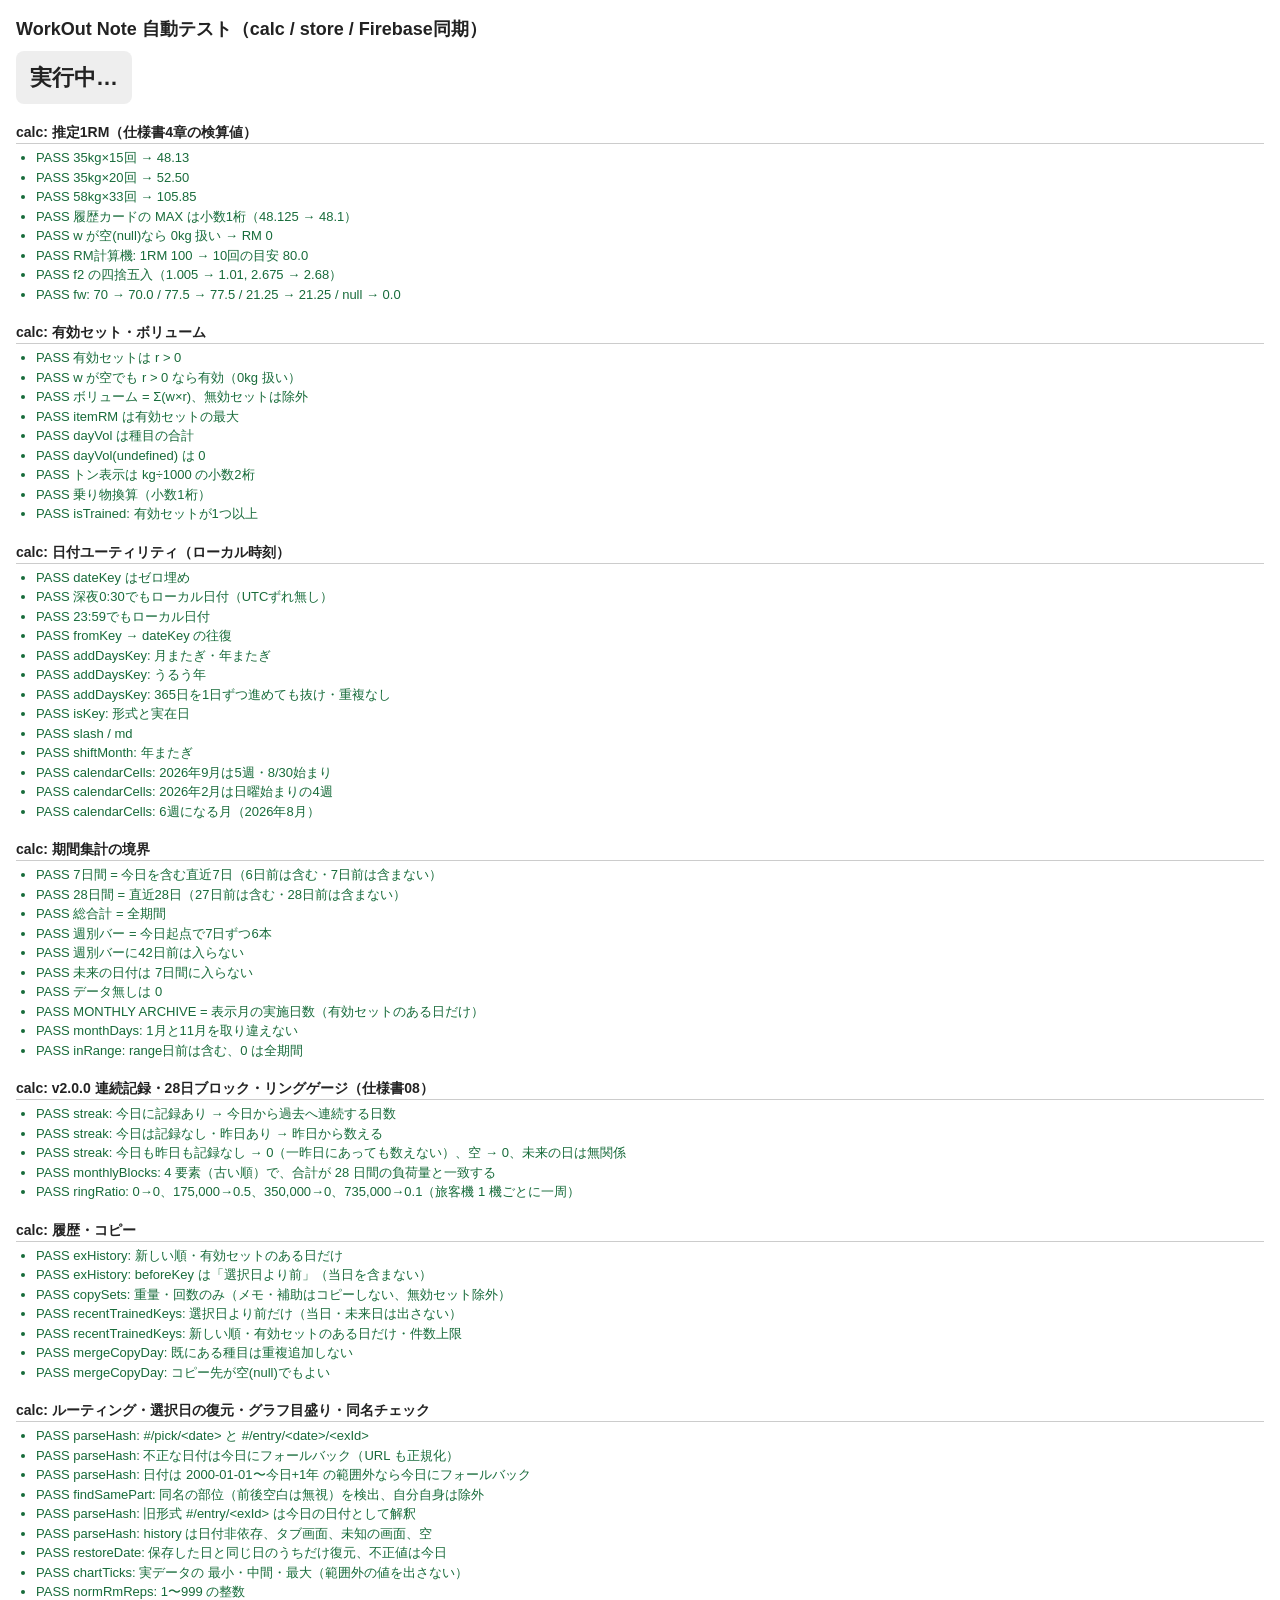
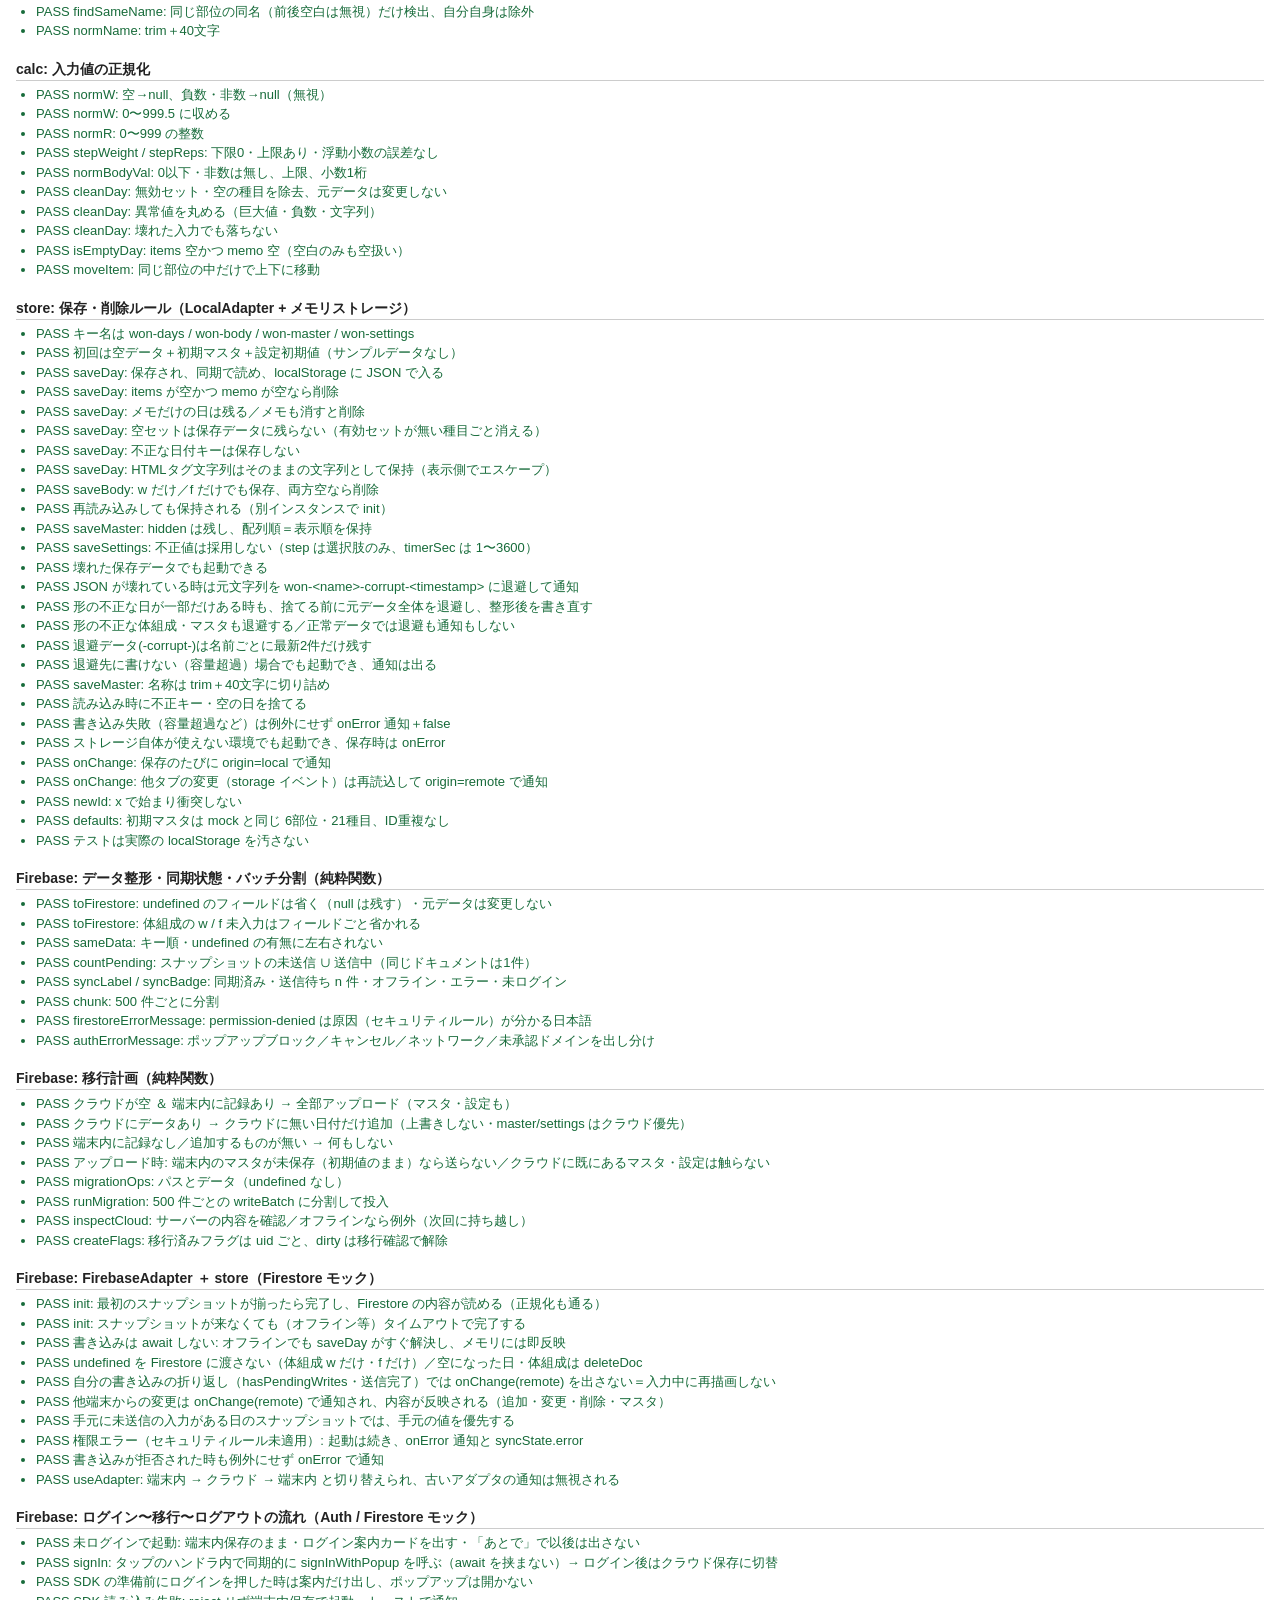
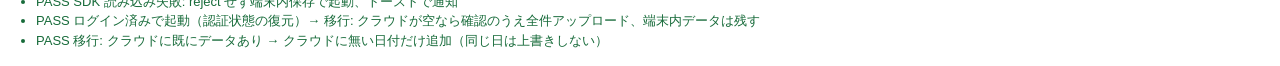
<file: tests/test.html>
<!doctype html>
<html lang="ja">
<head>
<meta charset="utf-8">
<meta name="viewport" content="width=device-width, initial-scale=1">
<title>テスト実行中…</title>
<style>
body{font-family:"Yu Gothic UI","Meiryo",sans-serif;margin:16px;line-height:1.5;color:#222}
h1{font-size:18px;margin:0 0 8px}
#summary{font-size:22px;font-weight:700;padding:10px 14px;border-radius:8px;background:#eee;display:inline-block}
#summary.ok{background:#dff3e6;color:#176b3a}
#summary.ng{background:#fde2e1;color:#a3201d}
h2{font-size:14px;margin:18px 0 4px;border-bottom:1px solid #ccc}
ul{margin:0;padding-left:20px;font-size:13px}
li.pass{color:#176b3a}
li.fail{color:#a3201d;font-weight:700}
li.fail pre{margin:2px 0 6px;white-space:pre-wrap;font-weight:400;color:#222;background:#fff3f3;padding:6px;border-radius:4px}
</style>
</head>
<body>
<h1>WorkOut Note 自動テスト（calc / store / Firebase同期）</h1>
<div id="summary">実行中…</div>
<div id="fails"></div>
<div id="out"></div>
<script type="module">
const out = document.getElementById('out'), failsEl = document.getElementById('fails'), summary = document.getElementById('summary');
let pass = 0, fail = 0, curList = null;
const failures = [];
const escH = s => String(s).replace(/[&<>]/g, c => ({ '&': '&amp;', '<': '&lt;', '>': '&gt;' }[c]));
function group(name) { const h = document.createElement('h2'); h.textContent = name; out.appendChild(h); curList = document.createElement('ul'); out.appendChild(curList); }
async function test(name, fn) {
  const li = document.createElement('li');
  try { await fn(); pass++; li.className = 'pass'; li.textContent = 'PASS  ' + name; }
  catch (e) { fail++; failures.push(name + ' — ' + e.message); li.className = 'fail'; li.innerHTML = 'FAIL  ' + escH(name) + '<pre>' + escH(e.message) + '</pre>'; }
  curList.appendChild(li);
}
const show = v => (v === undefined ? 'undefined' : JSON.stringify(v));
function eq(actual, expected, msg) { if (show(actual) !== show(expected)) throw new Error((msg ? msg + ': ' : '') + 'expected ' + show(expected) + ' / actual ' + show(actual)); }
function ok(v, msg) { if (!v) throw new Error(msg || 'expected truthy'); }
function near(actual, expected, msg) { if (Math.abs(actual - expected) > 1e-9) throw new Error((msg ? msg + ': ' : '') + 'expected ' + expected + ' / actual ' + actual); }
function finish() {
  const text = 'PASS ' + pass + ' / FAIL ' + fail;
  summary.textContent = text; summary.className = fail ? 'ng' : 'ok';
  document.title = (fail ? 'NG ' : 'OK ') + text;
  if (fail) failsEl.innerHTML = '<h2>失敗したテスト</h2><ul>' + failures.map(f => '<li class="fail">' + escH(f) + '</li>').join('') + '</ul>';
  window.__TEST_RESULT__ = { pass, fail, failures };
}

/** localStorage 互換のメモリ実装（実データには触れない） */
class MemStorage {
  constructor() { this.m = new Map(); this.failWrites = false; }
  getItem(k) { return this.m.has(k) ? this.m.get(k) : null; }
  setItem(k, v) { if (this.failWrites) throw new DOMException('quota', 'QuotaExceededError'); this.m.set(k, String(v)); }
  removeItem(k) { this.m.delete(k); }
  get length() { return this.m.size; }
  key(i) { return [...this.m.keys()][i] ?? null; }
  json(k) { const v = this.getItem(k); return v == null ? null : JSON.parse(v); }
}

let C, St, D, F, M, AU, CL, CFG, PL, TH;
try {
  C = await import('../app/js/calc.js');
  St = await import('../app/js/store.js');
  D = await import('../app/js/defaults.js');
  F = await import('../app/js/store-firebase.js');
  M = await import('../app/js/migrate.js');
  AU = await import('../app/js/auth.js');
  CL = await import('../app/js/cloud.js');
  CFG = await import('../app/js/firebase-config.js');
  PL = await import('../app/js/photo-layout.js');
  TH = await import('../app/js/photo-themes.js');
} catch (e) {
  group('読み込み'); await test('モジュールの import', () => { throw e; }); finish(); throw e;
}
const set = (w, r, memo = '', assist = false) => ({ w, r, memo, assist });
const dayOf = (...items) => ({ memo: '', items });

/* ================= calc: 1RM・フォーマット ================= */
group('calc: 推定1RM（仕様書4章の検算値）');
await test('35kg×15回 → 48.13', () => eq(C.f2(C.rm(35, 15)), '48.13'));
await test('35kg×20回 → 52.50', () => eq(C.f2(C.rm(35, 20)), '52.50'));
await test('58kg×33回 → 105.85', () => eq(C.f2(C.rm(58, 33)), '105.85'));
await test('履歴カードの MAX は小数1桁（48.125 → 48.1）', () => eq(C.f1(C.rm(35, 15)), '48.1'));
await test('w が空(null)なら 0kg 扱い → RM 0', () => eq(C.rm(null, 10), 0));
await test('RM計算機: 1RM 100 → 10回の目安 80.0', () => eq(C.f1(C.weightForReps(100, 10)), '80.0'));
await test('f2 の四捨五入（1.005 → 1.01, 2.675 → 2.68）', () => { eq(C.f2(1.005), '1.01'); eq(C.f2(2.675), '2.68'); });
await test('fw: 70 → 70.0 / 77.5 → 77.5 / 21.25 → 21.25 / null → 0.0', () => { eq(C.fw(70), '70.0'); eq(C.fw(77.5), '77.5'); eq(C.fw(21.25), '21.25'); eq(C.fw(null), '0.0'); });

group('calc: 有効セット・ボリューム');
await test('有効セットは r > 0', () => { ok(C.isValidSet(set(50, 1))); ok(!C.isValidSet(set(50, 0))); ok(!C.isValidSet(set(50, null))); ok(!C.isValidSet(null)); });
await test('w が空でも r > 0 なら有効（0kg 扱い）', () => { ok(C.isValidSet(set(null, 10))); eq(C.itemVol({ ex: 'a', sets: [set(null, 10)] }), 0); });
await test('ボリューム = Σ(w×r)、無効セットは除外', () => eq(C.itemVol({ ex: 'a', sets: [set(70, 10), set(77.5, 8), set(80, 0), set(60, null)] }), 1320));
await test('itemRM は有効セットの最大', () => near(C.itemRM({ ex: 'a', sets: [set(70, 10), set(77.5, 8), set(200, 0)] }), 93));
await test('dayVol は種目の合計', () => eq(C.dayVol(dayOf({ ex: 'a', sets: [set(10, 10)] }, { ex: 'b', sets: [set(20, 5)] })), 200));
await test('dayVol(undefined) は 0', () => eq(C.dayVol(undefined), 0));
await test('トン表示は kg÷1000 の小数2桁', () => { eq(C.ton(1320), '1.32'); eq(C.ton(0), '0.00'); eq(C.ton(12345), '12.35'); });
await test('乗り物換算（小数1桁）', () => { eq(C.vehicles(3000, C.VEHICLES.car), '2.0'); eq(C.vehicles(7500, C.VEHICLES.bus), '0.5'); eq(C.vehicles(35000, C.VEHICLES.plane), '0.1'); });
await test('isTrained: 有効セットが1つ以上', () => { ok(C.isTrained(dayOf({ ex: 'a', sets: [set(1, 1)] }))); ok(!C.isTrained(dayOf({ ex: 'a', sets: [set(1, 0)] }))); ok(!C.isTrained({ memo: 'x', items: [] })); ok(!C.isTrained(null)); });

/* ================= calc: 日付 ================= */
group('calc: 日付ユーティリティ（ローカル時刻）');
await test('dateKey はゼロ埋め', () => eq(C.dateKey(new Date(2026, 0, 5)), '2026-01-05'));
await test('深夜0:30でもローカル日付（UTCずれ無し）', () => eq(C.dateKey(new Date(2026, 8, 17, 0, 30)), '2026-09-17'));
await test('23:59でもローカル日付', () => eq(C.todayKey(new Date(2026, 8, 17, 23, 59, 59)), '2026-09-17'));
await test('fromKey → dateKey の往復', () => { eq(C.dateKey(C.fromKey('2026-12-31')), '2026-12-31'); eq(C.fromKey('2026-03-01').getHours(), 0); });
await test('addDaysKey: 月またぎ・年またぎ', () => { eq(C.addDaysKey('2026-01-31', 1), '2026-02-01'); eq(C.addDaysKey('2026-01-01', -1), '2025-12-31'); eq(C.addDaysKey('2026-12-31', 1), '2027-01-01'); });
await test('addDaysKey: うるう年', () => { eq(C.addDaysKey('2028-02-28', 1), '2028-02-29'); eq(C.addDaysKey('2026-02-28', 1), '2026-03-01'); eq(C.addDaysKey('2028-03-01', -1), '2028-02-29'); });
await test('addDaysKey: 365日を1日ずつ進めても抜け・重複なし', () => { let k = '2026-01-01'; const seen = new Set([k]); for (let i = 0; i < 365; i++) { k = C.addDaysKey(k, 1); seen.add(k); } eq(seen.size, 366); eq(k, '2027-01-01'); });
await test('isKey: 形式と実在日', () => { ok(C.isKey('2026-09-17')); ok(!C.isKey('2026-02-30')); ok(!C.isKey('2026-9-17')); ok(!C.isKey('<b>')); ok(!C.isKey(null)); });
await test('slash / md', () => { eq(C.slash('2026-09-17'), '2026/09/17'); eq(C.md('2026-09-17'), '09/17'); });
await test('shiftMonth: 年またぎ', () => { eq(C.shiftMonth(2026, 0, -1), [2025, 11]); eq(C.shiftMonth(2026, 11, 1), [2027, 0]); eq(C.shiftMonth(2026, 5, 1), [2026, 6]); });
await test('calendarCells: 2026年9月は5週・8/30始まり', () => { const c = C.calendarCells(2026, 8); eq(c.length, 35); eq(c[0], { key: '2026-08-30', day: 30, out: true }); eq(c[2], { key: '2026-09-01', day: 1, out: false }); eq(c[34].key, '2026-10-03'); });
await test('calendarCells: 2026年2月は日曜始まりの4週', () => { const c = C.calendarCells(2026, 1); eq(c.length, 28); eq(c[0].key, '2026-02-01'); ok(c.every(x => !x.out)); });
await test('calendarCells: 6週になる月（2026年8月）', () => eq(C.calendarCells(2026, 7).length, 42));

/* ================= calc: 期間集計 ================= */
group('calc: 期間集計の境界');
const T = '2026-09-17';
const one = kg => dayOf({ ex: 'a', sets: [set(kg, 1)] });
const days = {
  [T]: one(1), [C.addDaysKey(T, -6)]: one(10), [C.addDaysKey(T, -7)]: one(100),
  [C.addDaysKey(T, -27)]: one(1000), [C.addDaysKey(T, -28)]: one(10000), [C.addDaysKey(T, -41)]: one(100000), [C.addDaysKey(T, -42)]: one(1000000),
};
await test('7日間 = 今日を含む直近7日（6日前は含む・7日前は含まない）', () => eq(C.rangeVol(days, T, 0, 6), 11));
await test('28日間 = 直近28日（27日前は含む・28日前は含まない）', () => eq(C.rangeVol(days, T, 0, 27), 1111));
await test('総合計 = 全期間', () => eq(C.totalVol(days), 1111111));
await test('週別バー = 今日起点で7日ずつ6本', () => eq(C.weeklyVols(days, T, 6), [11, 100, 0, 1000, 10000, 100000]));
await test('週別バーに42日前は入らない', () => eq(C.weeklyVols(days, T, 6).reduce((a, b) => a + b, 0), 111111));
await test('未来の日付は 7日間に入らない', () => eq(C.rangeVol({ [C.addDaysKey(T, 1)]: one(5) }, T, 0, 6), 0));
await test('データ無しは 0', () => { eq(C.rangeVol({}, T, 0, 6), 0); eq(C.totalVol({}), 0); eq(C.weeklyVols({}, T).length, 6); });
await test('MONTHLY ARCHIVE = 表示月の実施日数（有効セットのある日だけ）', () => {
  const d = { '2026-09-01': one(1), '2026-09-30': one(1), '2026-08-31': one(1), '2026-10-01': one(1), '2026-09-10': { memo: 'メモだけ', items: [] }, '2026-09-11': dayOf({ ex: 'a', sets: [set(10, 0)] }) };
  eq(C.monthDays(d, 2026, 8), 2); eq(C.monthDays(d, 2026, 7), 1); eq(C.monthDays(d, 2026, 10), 0); eq(C.totalDays(d), 4);
});
await test('monthDays: 1月と11月を取り違えない', () => { const d = { '2026-01-05': one(1), '2026-11-05': one(1), '2026-10-05': one(1) }; eq(C.monthDays(d, 2026, 0), 1); eq(C.monthDays(d, 2026, 10), 1); });
await test('inRange: range日前は含む、0 は全期間', () => { ok(C.inRange(C.addDaysKey(T, -30), T, 30)); ok(!C.inRange(C.addDaysKey(T, -31), T, 30)); ok(C.inRange('2001-01-01', T, 0)); });

/* ================= v2.0.0: ホームの連続記録・28日ブロック・リング（仕様書08 5章） ================= */
group('calc: v2.0.0 連続記録・28日ブロック・リングゲージ（仕様書08）');
await test('streak: 今日に記録あり → 今日から過去へ連続する日数', () => {
  const d = { [T]: one(1), [C.addDaysKey(T, -1)]: one(1), [C.addDaysKey(T, -2)]: one(1), [C.addDaysKey(T, -4)]: one(1) };
  eq(C.streak(d, T), 3);
});
await test('streak: 今日は記録なし・昨日あり → 昨日から数える', () => {
  const d = { [C.addDaysKey(T, -1)]: one(1), [C.addDaysKey(T, -2)]: one(1), [C.addDaysKey(T, -3)]: { memo: 'メモだけ', items: [] } };
  eq(C.streak(d, T), 2);
});
await test('streak: 今日も昨日も記録なし → 0（一昨日にあっても数えない）、空 → 0、未来の日は無関係', () => {
  eq(C.streak({ [C.addDaysKey(T, -2)]: one(1) }, T), 0); eq(C.streak({}, T), 0); eq(C.streak({ [C.addDaysKey(T, 1)]: one(1) }, T), 0);
  eq(C.streak({ [T]: dayOf({ ex: 'a', sets: [set(10, 0)] }), [C.addDaysKey(T, -1)]: one(1) }, T), 1);   // 今日は無効セットのみ＝記録なし扱い
});
await test('monthlyBlocks: 4 要素（古い順）で、合計が 28 日間の負荷量と一致する', () => {
  const b = C.monthlyBlocks(days, T);
  eq(b.length, 4); eq(b, [1000, 0, 100, 11]); eq(b.reduce((a, v) => a + v, 0), C.rangeVol(days, T, 0, 27));
  eq(C.monthlyBlocks({}, T), [0, 0, 0, 0]);
});
await test('ringRatio: 0→0、175,000→0.5、350,000→0、735,000→0.1（旅客機 1 機ごとに一周）', () => {
  eq(C.ringRatio(0), 0); near(C.ringRatio(175000), 0.5); eq(C.ringRatio(350000), 0); near(C.ringRatio(700000 + 35000), 0.1);
  ok(C.ringRatio(349999) < 1 && C.ringRatio(349999) > 0.99); eq(C.ringRatio(undefined), 0); eq(C.ringRatio(-5), 0);
});

group('calc: 履歴・コピー');
const hdays = {
  '2026-09-10': dayOf({ ex: 'bp', sets: [set(70, 10)] }, { ex: 'sq', sets: [set(90, 5)] }),
  '2026-09-12': dayOf({ ex: 'bp', sets: [set(72.5, 8, 'きつい', true), set(60, 0)] }),
  '2026-09-14': dayOf({ ex: 'bp', sets: [set(80, 0)] }),
  '2026-09-15': dayOf({ ex: 'sq', sets: [set(95, 5)] }),
};
await test('exHistory: 新しい順・有効セットのある日だけ', () => eq(C.exHistory(hdays, 'bp').map(h => h.k), ['2026-09-12', '2026-09-10']));
await test('exHistory: beforeKey は「選択日より前」（当日を含まない）', () => { eq(C.exHistory(hdays, 'bp', '2026-09-12').map(h => h.k), ['2026-09-10']); eq(C.exHistory(hdays, 'bp', '2026-09-10').length, 0); });
await test('copySets: 重量・回数のみ（メモ・補助はコピーしない、無効セット除外）', () => eq(C.copySets(hdays['2026-09-12'].items[0]), [{ w: 72.5, r: 8, memo: '', assist: false }]));
await test('recentTrainedKeys: 選択日より前だけ（当日・未来日は出さない）', () => {
  eq(C.recentTrainedKeys(hdays, '2026-09-12'), ['2026-09-10']); eq(C.recentTrainedKeys(hdays, '2026-09-10'), []); eq(C.recentTrainedKeys(hdays, '2026-09-11'), ['2026-09-10']);
});
await test('recentTrainedKeys: 新しい順・有効セットのある日だけ・件数上限', () => {
  eq(C.recentTrainedKeys(hdays, '2026-09-15'), ['2026-09-12', '2026-09-10']); eq(C.recentTrainedKeys(hdays, '2099-01-01'), ['2026-09-15', '2026-09-12', '2026-09-10']);
  const many = {}; for (let i = 1; i <= 40; i++) many[C.addDaysKey(T, -i)] = one(1);
  const r = C.recentTrainedKeys(many, T, 30); eq(r.length, 30); eq(r[0], C.addDaysKey(T, -1));
});
await test('mergeCopyDay: 既にある種目は重複追加しない', () => {
  const dst = { memo: 'm', items: [{ ex: 'bp', sets: [set(50, 5)] }] };
  const { day, added } = C.mergeCopyDay(dst, hdays['2026-09-10']);
  eq(added, 1); eq(day.items.map(i => i.ex), ['bp', 'sq']); eq(day.items[0].sets[0].w, 50); eq(day.memo, 'm'); eq(dst.items.length, 1, '元データは変更しない');
});
await test('mergeCopyDay: コピー先が空(null)でもよい', () => { const { day, added } = C.mergeCopyDay(null, hdays['2026-09-12']); eq(added, 1); eq(day.items[0].sets, [{ w: 72.5, r: 8, memo: '', assist: false }]); });

group('calc: ルーティング・選択日の復元・グラフ目盛り・同名チェック');
await test('parseHash: #/pick/<date> と #/entry/<date>/<exId>', () => {
  eq(C.parseHash('#/pick/2026-09-10', T), { name: 'pick', date: '2026-09-10', ex: null, hash: '#/pick/2026-09-10' });
  eq(C.parseHash('#/entry/2026-09-10/bp', T), { name: 'entry', date: '2026-09-10', ex: 'bp', hash: '#/entry/2026-09-10/bp' });
});
await test('parseHash: 不正な日付は今日にフォールバック（URL も正規化）', () => {
  eq(C.parseHash('#/entry/2026-02-30/bp', T).hash, '#/entry/' + T + '/bp'); eq(C.parseHash('#/entry/<script>/bp', T).date, T);
  eq(C.parseHash('#/pick', T).hash, '#/pick/' + T); eq(C.parseHash('#/pick/abc', T).date, T);
});
await test('parseHash: 日付は 2000-01-01〜今日+1年 の範囲外なら今日にフォールバック', () => {
  eq(C.dateMax('2026-09-17'), '2027-09-17'); eq(C.dateMax('2028-02-29'), '2029-03-01');
  eq(C.parseHash('#/pick/2000-01-01', T).date, '2000-01-01'); eq(C.parseHash('#/pick/1999-12-31', T).date, T);
  eq(C.parseHash('#/entry/2027-09-17/bp', T).date, '2027-09-17'); eq(C.parseHash('#/entry/2027-09-18/bp', T).date, T); eq(C.parseHash('#/entry/9999-12-31/bp', T).hash, '#/entry/' + T + '/bp');
  ok(C.isUsableDate(T, T)); ok(!C.isUsableDate('2026-02-30', T)); ok(!C.isUsableDate('0001-01-01', T));
  eq(C.restoreDate(JSON.stringify({ date: '1999-01-01', on: T }), T), T, '選択日の復元も同じ範囲');
});
await test('findSamePart: 同名の部位（前後空白は無視）を検出、自分自身は除外', () => {
  const ps = [{ id: 'chest', name: '胸' }, { id: 'x1', name: '有酸素', hidden: true }];
  eq(C.findSamePart(ps, ' 胸 ').id, 'chest'); eq(C.findSamePart(ps, '胸', 'chest'), null); eq(C.findSamePart(ps, '有酸素').hidden, true); eq(C.findSamePart(ps, '背中'), null);
});
await test('parseHash: 旧形式 #/entry/<exId> は今日の日付として解釈', () => eq(C.parseHash('#/entry/bp', T), { name: 'entry', date: T, ex: 'bp', hash: '#/entry/' + T + '/bp' }));
await test('parseHash: history は日付非依存、タブ画面、未知の画面、空', () => {
  eq(C.parseHash('#/history/bp', T), { name: 'history', date: null, ex: 'bp', hash: '#/history/bp' }); eq(C.parseHash('#/body', T).hash, '#/body');
  eq(C.parseHash('#/nope', T), null); eq(C.parseHash('#/<script>', T), null); eq(C.parseHash('', T).name, 'home');
  eq(C.parseHash('#/entry/2026-09-10/x%2Fy', T).ex, 'x/y'); eq(C.parseHash('#/entry/2026-09-10/%E0%A4%A', T).ex, null, '壊れたエンコードでも落ちない');
});
await test('restoreDate: 保存した日と同じ日のうちだけ復元、不正値は今日', () => {
  eq(C.restoreDate(JSON.stringify({ date: '2026-09-10', on: T }), T), '2026-09-10'); eq(C.restoreDate(JSON.stringify({ date: '2026-09-10', on: '2026-09-16' }), T), T, '翌日は今日に戻す');
  eq(C.restoreDate(JSON.stringify({ date: '2026-02-30', on: T }), T), T); eq(C.restoreDate('{こわれ', T), T); eq(C.restoreDate(null, T), T); eq(C.restoreDate('"x"', T), T);
});
await test('chartTicks: 実データの 最小・中間・最大（範囲外の値を出さない）', () => { eq(C.chartTicks([60, 75, 70]), [60, 67.5, 75]); eq(C.chartTicks([72.4, 72.4]), [72.4]); eq(C.chartTicks([5]), [5]); eq(C.chartTicks([]), []); });
await test('normRmReps: 1〜999 の整数', () => { eq(C.normRmReps('0'), 1); eq(C.normRmReps('8.4'), 8); eq(C.normRmReps('5000'), 999); eq(C.normRmReps('-3'), null); eq(C.normRmReps(''), null); });
await test('findSameName: 同じ部位の同名（前後空白は無視）だけ検出、自分自身は除外', () => {
  const ex = [{ id: 'a', part: 'chest', name: 'ベンチプレス' }, { id: 'b', part: 'back', name: '懸垂' }, { id: 'c', part: 'chest', name: 'フライ', hidden: true }];
  eq(C.findSameName(ex, 'chest', ' ベンチプレス ').id, 'a'); eq(C.findSameName(ex, 'back', 'ベンチプレス'), null); eq(C.findSameName(ex, 'chest', 'ベンチプレス', 'a'), null);
  eq(C.findSameName(ex, 'chest', 'フライ').hidden, true); eq(C.findSameName(ex, 'chest', 'ベンチ'), null);
});
await test('normName: trim＋40文字', () => { eq(C.normName('  a  '), 'a'); eq(C.normName('x'.repeat(50)).length, 40); eq(C.normName(null), ''); });

group('calc: 入力値の正規化');
await test('normW: 空→null、負数・非数→null（無視）', () => { eq(C.normW(''), null); eq(C.normW('  '), null); eq(C.normW('-5'), null); eq(C.normW('abc'), null); eq(C.normW(NaN), null); eq(C.normW(Infinity), null); eq(C.normW(null), null); });
await test('normW: 0〜999.5 に収める', () => { eq(C.normW('0'), 0); eq(C.normW('72.5'), 72.5); eq(C.normW('999.5'), 999.5); eq(C.normW('1000'), 999.5); eq(C.normW('1e9'), 999.5); eq(C.normW('21.25'), 21.25); eq(C.normW('10.129'), 10.13); });
await test('normR: 0〜999 の整数', () => { eq(C.normR(''), null); eq(C.normR('-1'), null); eq(C.normR('x'), null); eq(C.normR('10'), 10); eq(C.normR('10.6'), 11); eq(C.normR('99999'), 999); eq(C.normR('0'), 0); });
await test('stepWeight / stepReps: 下限0・上限あり・浮動小数の誤差なし', () => { eq(C.stepWeight(0, -2.5), 0); eq(C.stepWeight(998, 2.5), 999.5); eq(C.stepWeight(0.1, 0.2), 0.3); eq(C.stepWeight(20, 1.25), 21.25); eq(C.stepReps(0, -1), 0); eq(C.stepReps(999, 1), 999); eq(C.stepReps(10, 1), 11); });
await test('normBodyVal: 0以下・非数は無し、上限、小数1桁', () => { eq(C.normBodyVal('', 999.9), undefined); eq(C.normBodyVal('0', 999.9), undefined); eq(C.normBodyVal('-3', 999.9), undefined); eq(C.normBodyVal('72.64', 999.9), 72.6); eq(C.normBodyVal('150', 100), 100); });
await test('cleanDay: 無効セット・空の種目を除去、元データは変更しない', () => {
  const src = { memo: 'a', items: [{ ex: 'bp', sets: [set(70, 10), set(null, null), set(80, 0)] }, { ex: 'sq', sets: [set(null, null)] }, { ex: '', sets: [set(1, 1)] }] };
  const d = C.cleanDay(src);
  eq(d, { memo: 'a', items: [{ ex: 'bp', sets: [{ w: 70, r: 10, memo: '', assist: false }] }] }); eq(src.items.length, 3);
});
await test('cleanDay: 異常値を丸める（巨大値・負数・文字列）', () => eq(C.cleanDay({ memo: 5, items: [{ ex: 'a', sets: [{ w: 1e9, r: 1e9, memo: null, assist: 1 }, { w: -5, r: 3 }, { w: '<b>', r: '4' }] }] }),
  { memo: '5', items: [{ ex: 'a', sets: [{ w: 999.5, r: 999, memo: '', assist: true }, { w: null, r: 3, memo: '', assist: false }, { w: null, r: 4, memo: '', assist: false }] }] }));
await test('cleanDay: 壊れた入力でも落ちない', () => { eq(C.cleanDay(null), { memo: '', items: [] }); eq(C.cleanDay({ items: 'x' }), { memo: '', items: [] }); eq(C.cleanDay({ items: [null, { ex: 'a' }] }), { memo: '', items: [] }); });
await test('isEmptyDay: items 空かつ memo 空（空白のみも空扱い）', () => { ok(C.isEmptyDay({ memo: '', items: [] })); ok(C.isEmptyDay({ memo: '  ', items: [] })); ok(!C.isEmptyDay({ memo: 'x', items: [] })); ok(!C.isEmptyDay({ memo: '', items: [{ ex: 'a', sets: [set(1, 1)] }] })); });
await test('moveItem: 同じ部位の中だけで上下に移動', () => {
  const l = [{ id: 'a', p: 1 }, { id: 'x', p: 2 }, { id: 'b', p: 1 }, { id: 'c', p: 1 }], same = (x, y) => x.p === y.p, ids = r => r.map(x => x.id).join('');
  eq(ids(C.moveItem(l, 'b', -1, same)), 'bxac'); eq(ids(C.moveItem(l, 'a', 1, same)), 'bxac'); eq(ids(C.moveItem(l, 'a', -1, same)), 'axbc'); eq(ids(C.moveItem(l, 'c', 1, same)), 'axbc');
  eq(ids(C.moveItem(l, 'x', 1, same)), 'axbc'); eq(ids(C.moveItem(l, 'zz', 1, same)), 'axbc'); eq(ids(C.moveItem(l, 'a', 1)), 'xabc'); eq(ids(l), 'axbc', '元配列は変更しない');
});

/* ================= store ================= */
group('store: 保存・削除ルール（LocalAdapter + メモリストレージ）');
async function mk(mem = new MemStorage()) { const s = St.createStore(new St.LocalAdapter(mem, null)); await s.init(); return { s, mem }; }
await test('キー名は won-days / won-body / won-master / won-settings', () => eq(St.KEYS, { days: 'won-days', body: 'won-body', master: 'won-master', settings: 'won-settings' }));
await test('初回は空データ＋初期マスタ＋設定初期値（サンプルデータなし）', async () => {
  const { s, mem } = await mk();
  eq(s.days(), {}); eq(s.bodies(), {}); eq(s.day('2026-09-17'), null); eq(s.body('2026-09-17'), null);
  eq(s.master().parts.map(p => p.name), ['胸', '背中', '肩', '腕', '脚', '腹']); eq(s.master().exercises.length, 21); ok(s.master().exercises.every(e => !('base' in e)));
  eq(s.settings().step, 2.5); eq(s.settings().timerSec, 90); eq(mem.m.size, 0, '読むだけでは何も書かない');
});
await test('saveDay: 保存され、同期で読め、localStorage に JSON で入る', async () => {
  const { s, mem } = await mk();
  const p = s.saveDay('2026-09-17', dayOf({ ex: 'bp', sets: [set(70, 10)] }));
  eq(s.day('2026-09-17').items[0].sets[0].w, 70, 'await 前でも同期で読める');
  eq(await p, true); ok(s.day('2026-09-17').updatedAt > 0);
  eq(mem.json('won-days')['2026-09-17'].items[0], { ex: 'bp', sets: [{ w: 70, r: 10, memo: '', assist: false }] });
});
await test('saveDay: items が空かつ memo が空なら削除', async () => {
  const { s, mem } = await mk();
  await s.saveDay('2026-09-17', dayOf({ ex: 'bp', sets: [set(70, 10)] }));
  await s.saveDay('2026-09-17', { memo: '', items: [] });
  eq(s.day('2026-09-17'), null); eq(mem.json('won-days'), {});
});
await test('saveDay: メモだけの日は残る／メモも消すと削除', async () => {
  const { s, mem } = await mk();
  await s.saveDay('2026-09-17', { memo: '寝不足', items: [] }); eq(mem.json('won-days')['2026-09-17'].memo, '寝不足');
  await s.saveDay('2026-09-17', { memo: '', items: [] }); eq(mem.json('won-days'), {});
});
await test('saveDay: 空セットは保存データに残らない（有効セットが無い種目ごと消える）', async () => {
  const { s, mem } = await mk();
  await s.saveDay('2026-09-17', dayOf({ ex: 'bp', sets: [set(70, 10), set(null, null), set(75, null)] }, { ex: 'sq', sets: [set(null, null), set(null, null), set(null, null)] }));
  eq(mem.json('won-days')['2026-09-17'].items, [{ ex: 'bp', sets: [{ w: 70, r: 10, memo: '', assist: false }] }]);
  await s.saveDay('2026-09-18', dayOf({ ex: 'sq', sets: [set(null, null)] })); eq(s.day('2026-09-18'), null);
});
await test('saveDay: 不正な日付キーは保存しない', async () => { const { s, mem } = await mk(); eq(await s.saveDay('<script>', dayOf({ ex: 'a', sets: [set(1, 1)] })), false); eq(await s.saveDay('2026-02-30', dayOf({ ex: 'a', sets: [set(1, 1)] })), false); eq(mem.m.size, 0); });
await test('saveDay: HTMLタグ文字列はそのままの文字列として保持（表示側でエスケープ）', async () => { const { s, mem } = await mk(); await s.saveDay('2026-09-17', { memo: '<img src=x onerror=alert(1)>', items: [] }); eq(mem.json('won-days')['2026-09-17'].memo, '<img src=x onerror=alert(1)>'); });
await test('saveBody: w だけ／f だけでも保存、両方空なら削除', async () => {
  const { s, mem } = await mk();
  await s.saveBody('2026-09-17', { w: '72.4', f: '' }); eq(s.body('2026-09-17').w, 72.4); ok(!('f' in mem.json('won-body')['2026-09-17']));
  await s.saveBody('2026-09-16', { w: '', f: '17.2' }); eq(s.body('2026-09-16').f, 17.2);
  await s.saveBody('2026-09-17', { w: '', f: '' }); eq(s.body('2026-09-17'), null); eq(Object.keys(mem.json('won-body')), ['2026-09-16']);
  await s.saveBody('2026-09-16', { w: 0, f: -1 }); eq(mem.json('won-body'), {});
});
await test('再読み込みしても保持される（別インスタンスで init）', async () => {
  const { s, mem } = await mk();
  await s.saveDay('2026-09-17', { memo: 'm', items: [{ ex: 'bp', sets: [set(70, 10, 'メモ', true)] }] });
  await s.saveBody('2026-09-17', { w: 70, f: 15 });
  await s.saveSettings({ step: 1.25, timerSec: 120 });
  const m = s.master(); await s.saveMaster({ ...m, exercises: m.exercises.concat([{ id: 'x1', part: 'chest', name: '新種目' }]) });
  const { s: s2 } = await mk(mem);
  eq(s2.day('2026-09-17').items[0].sets[0], { w: 70, r: 10, memo: 'メモ', assist: true }); eq(s2.day('2026-09-17').memo, 'm');
  eq(s2.body('2026-09-17').f, 15); eq(s2.settings().step, 1.25); eq(s2.settings().timerSec, 120);
  eq(s2.master().exercises.length, 22); eq(s2.master().exercises[21].name, '新種目');
});
await test('saveMaster: hidden は残し、配列順＝表示順を保持', async () => {
  const { s, mem } = await mk(); const m = s.master();
  await s.saveMaster({ parts: m.parts.slice().reverse(), exercises: m.exercises.map(e => (e.id === 'bp' ? { ...e, hidden: true } : e)) });
  const j = mem.json('won-master'); eq(j.parts[0].id, 'abs'); eq(j.exercises.find(e => e.id === 'bp').hidden, true); ok(!('hidden' in j.exercises.find(e => e.id === 'sq'))); ok(j.updatedAt > 0);
});
await test('saveSettings: 不正値は採用しない（step は選択肢のみ、timerSec は 1〜3600）', async () => {
  const { s } = await mk();
  await s.saveSettings({ step: 3 }); eq(s.settings().step, 2.5);
  await s.saveSettings({ step: 5, timerSec: 0 }); eq(s.settings().step, 5); eq(s.settings().timerSec, 90);
  await s.saveSettings({ timerSec: 99999 }); eq(s.settings().timerSec, 90);
  await s.saveSettings({ timerSec: 45 }); eq(s.settings().timerSec, 45); eq(s.settings().step, 5);
});
await test('壊れた保存データでも起動できる', async () => {
  const mem = new MemStorage(); mem.setItem('won-days', '{壊れたJSON'); mem.setItem('won-body', '[1,2]'); mem.setItem('won-master', '{"parts":1}'); mem.setItem('won-settings', '"x"');
  const { s } = await mk(mem); eq(s.days(), {}); eq(s.bodies(), {}); eq(s.master().parts.length, 6); eq(s.settings().step, 2.5);
});
const corruptKeys = (mem, name) => [...mem.m.keys()].filter(k => k.startsWith('won-' + name + '-corrupt-'));
await test('JSON が壊れている時は元文字列を won-<name>-corrupt-<timestamp> に退避して通知', async () => {
  const mem = new MemStorage(); mem.setItem('won-days', '{壊れたJSON'); mem.setItem('won-body', JSON.stringify({ '2026-09-01': { w: 70 } }));
  const s = St.createStore(new St.LocalAdapter(mem, null)); const notes = []; s.onNotice(n => notes.push(n)); await s.init();
  const ks = corruptKeys(mem, 'days'); eq(ks.length, 1); ok(/^won-days-corrupt-\d+$/.test(ks[0]), ks[0]); eq(mem.getItem(ks[0]), '{壊れたJSON', '元文字列のまま退避');
  eq(mem.getItem('won-days'), null, '壊れた元データは取り除く'); eq(notes.length, 1); eq(notes[0].type, 'corrupt'); eq(notes[0].issues.map(i => i.name), ['days']); eq(notes[0].issues[0].saved, ks[0]);
  eq(s.body('2026-09-01').w, 70, '無事なデータはそのまま読める'); eq(corruptKeys(mem, 'body').length, 0);
});
await test('形の不正な日が一部だけある時も、捨てる前に元データ全体を退避し、整形後を書き直す', async () => {
  const src = { 'bad-key': one(1), '2026-09-01': one(5), '2026-09-02': 'x', '2026-09-03': { memo: '', items: [{ ex: 'a', sets: [set(null, null)] }] } };
  const mem = new MemStorage(); mem.setItem('won-days', JSON.stringify(src));
  const s = St.createStore(new St.LocalAdapter(mem, null)); const notes = []; s.onNotice(n => notes.push(n)); await s.init();
  eq(Object.keys(s.days()), ['2026-09-01']); const ks = corruptKeys(mem, 'days'); eq(ks.length, 1); eq(JSON.parse(mem.getItem(ks[0])), src, '退避は元データ全体');
  eq(Object.keys(mem.json('won-days')), ['2026-09-01'], '整形後のデータで書き直す'); eq(notes.length, 1);
  const s2 = St.createStore(new St.LocalAdapter(mem, null)); let n2 = 0; s2.onNotice(() => n2++); await s2.init();
  eq(n2, 0, '次回の起動では通知しない'); eq(corruptKeys(mem, 'days').length, 1, '退避が増え続けない');
});
await test('形の不正な体組成・マスタも退避する／正常データでは退避も通知もしない', async () => {
  const mem = new MemStorage(); mem.setItem('won-body', '[1,2]'); mem.setItem('won-master', '{"parts":1}');
  const s = St.createStore(new St.LocalAdapter(mem, null)); const notes = []; s.onNotice(n => notes.push(n)); await s.init();
  eq(corruptKeys(mem, 'body').length, 1); eq(corruptKeys(mem, 'master').length, 1); eq(notes[0].issues.map(i => i.name).sort(), ['body', 'master']); eq(s.master().parts.length, 6);
  const { s: s3, mem: mem3 } = await mk(); await s3.saveDay('2026-09-17', one(1)); await s3.saveBody('2026-09-17', { w: 70 }); await s3.saveMaster(s3.master());
  const s4 = St.createStore(new St.LocalAdapter(mem3, null)); let n4 = 0; s4.onNotice(() => n4++); await s4.init(); eq(n4, 0); eq([...mem3.m.keys()].filter(k => k.includes('corrupt')).length, 0);
});
await test('退避データ(-corrupt-)は名前ごとに最新2件だけ残す', async () => {
  const mem = new MemStorage(), ad = new St.LocalAdapter(mem, null);
  mem.setItem('won-days-corrupt-1000', 'old1'); mem.setItem('won-days-corrupt-2000', 'old2'); mem.setItem('won-days-corrupt-999', 'old0'); mem.setItem('won-body-corrupt-1', 'b1');
  const k = ad.backup('days', '{new'); const left = [...mem.m.keys()].filter(x => x.startsWith('won-days-corrupt-')).sort();
  eq(left.length, 2); ok(left.includes(k), '今回の退避は残る'); ok(left.includes('won-days-corrupt-2000'), '次に新しいものが残る'); eq(mem.getItem('won-body-corrupt-1'), 'b1', '他の名前の退避は消さない');
  const k2 = ad.backup('days', '{new2'), k3 = ad.backup('days', '{new3'); const left2 = [...mem.m.keys()].filter(x => x.startsWith('won-days-corrupt-'));
  eq(left2.length, 2); ok(left2.includes(k3)); ok(k2 !== k3, '同一ミリ秒でもキーが衝突しない'); eq(mem.getItem(k3), '{new3');
});
await test('退避先に書けない（容量超過）場合でも起動でき、通知は出る', async () => {
  const mem = new MemStorage(); mem.setItem('won-days', '{x'); mem.failWrites = true;
  const s = St.createStore(new St.LocalAdapter(mem, null)); const notes = []; s.onNotice(n => notes.push(n)); await s.init();
  eq(s.days(), {}); eq(notes.length, 1); eq(notes[0].issues[0].saved, null);
});
await test('saveMaster: 名称は trim＋40文字に切り詰め', async () => {
  const { s, mem } = await mk(); const m = s.master(), long = 'あ'.repeat(60);
  await s.saveMaster({ parts: m.parts.map((p, i) => (i ? p : { ...p, name: '  胸  ' })), exercises: m.exercises.concat([{ id: 'x1', part: 'chest', name: '  ' + long + '  ' }, { id: 'x2', part: 'chest', name: '  ケーブルフライ ' }]) });
  const j = mem.json('won-master'); eq(j.parts[0].name, '胸'); eq(j.exercises.find(e => e.id === 'x1').name.length, 40); eq(j.exercises.find(e => e.id === 'x2').name, 'ケーブルフライ');
});
await test('読み込み時に不正キー・空の日を捨てる', async () => {
  const mem = new MemStorage(); mem.setItem('won-days', JSON.stringify({ 'bad': one(1), '2026-09-01': one(1), '2026-09-02': { memo: '', items: [{ ex: 'a', sets: [set(null, null)] }] } }));
  const { s } = await mk(mem); eq(Object.keys(s.days()), ['2026-09-01']);
});
await test('書き込み失敗（容量超過など）は例外にせず onError 通知＋false', async () => {
  const { s, mem } = await mk(); let errs = 0; s.onError(() => errs++); mem.failWrites = true;
  eq(await s.saveDay('2026-09-17', one(1)), false); eq(await s.saveBody('2026-09-17', { w: 70 }), false); eq(await s.saveSettings({ step: 5 }), false); eq(await s.saveMaster(s.master()), false);
  eq(errs, 4); eq(s.day('2026-09-17').items.length, 1, 'メモリ上では使い続けられる');
});
await test('ストレージ自体が使えない環境でも起動でき、保存時は onError', async () => {
  const s = St.createStore(new St.LocalAdapter(null, null)); await s.init(); let errs = 0; s.onError(() => errs++);
  eq(s.master().parts.length, 6); eq(await s.saveDay('2026-09-17', one(1)), false); eq(errs, 1);
});
await test('onChange: 保存のたびに origin=local で通知', async () => {
  const { s } = await mk(); const ev = []; s.onChange(e => ev.push(e.origin + ':' + e.what));
  await s.saveDay('2026-09-17', one(1)); await s.saveBody('2026-09-17', { w: 70 }); await s.saveSettings({ step: 1 }); await s.saveMaster(s.master());
  eq(ev, ['local:days', 'local:body', 'local:settings', 'local:master']);
});
await test('onChange: 他タブの変更（storage イベント）は再読込して origin=remote で通知', async () => {
  const mem = new MemStorage(), bus = new EventTarget(), s = St.createStore(new St.LocalAdapter(mem, bus)); await s.init();
  const got = new Promise(res => s.onChange(e => res(e.origin)));
  mem.setItem('won-days', JSON.stringify({ '2026-09-17': one(7) }));
  const ev = new Event('storage'); ev.key = 'won-days'; bus.dispatchEvent(ev);
  eq(await got, 'remote'); eq(s.day('2026-09-17').items[0].sets[0].w, 7);
});
await test('newId: x で始まり衝突しない', () => { const ids = new Set(); for (let i = 0; i < 2000; i++) ids.add(St.newId()); eq(ids.size, 2000); ok([...ids].every(i => /^x[0-9a-z]+$/.test(i))); });
await test('defaults: 初期マスタは mock と同じ 6部位・21種目、ID重複なし', () => { const m = D.defaultMaster(); eq(m.parts.length, 6); eq(m.exercises.length, 21); eq(new Set(m.exercises.map(e => e.id)).size, 21); ok(m.exercises.every(e => m.parts.some(p => p.id === e.part))); });
await test('テストは実際の localStorage を汚さない', () => { let n = -1; try { n = Object.values(St.KEYS).filter(k => localStorage.getItem(k) !== null).length; } catch (e) { n = 0; } eq(n, 0, 'このオリジン(テスト用ポート)の localStorage に won-* が無いこと'); });

/* ================= フェーズ2: Firebase 同期（SDK はモックに差し替え。実際の通信はしない） ================= */
const cloneJ = o => JSON.parse(JSON.stringify(o));
const tick = (ms = 15) => new Promise(r => setTimeout(r, ms));
/** Firestore モジュラーAPI の最小モック（メモリ内）。online=false の間は書き込みの Promise が解決しない */
class FakeFs {
  constructor() { this.docs = new Map(); this.pending = new Set(); this.listeners = []; this.online = true; this.acks = []; this.silent = false; this.denied = false; this.rejectWrites = null; this.batches = []; this.writes = []; this.fromCache = false; }
  initializeFirestore() { return { fake: true }; } getFirestore() { return { fake: true }; }
  persistentLocalCache(o) { return { kind: 'persistent', ...o }; } persistentMultipleTabManager() { return { kind: 'multi' }; } memoryLocalCache() { return { kind: 'memory' }; }
  collection(db, ...seg) { return { type: 'col', path: seg.join('/') }; }
  doc(db, ...seg) { return { type: 'doc', path: seg.join('/'), id: seg[seg.length - 1] }; }
  _check(v, at) { if (v === undefined) throw new Error('undefined を Firestore に渡した: ' + at); if (v && typeof v === 'object') Object.keys(v).forEach(k => this._check(v[k], at + '.' + k)); }
  _snap(path) { const has = this.docs.has(path), d = this.docs.get(path); return { id: path.split('/').pop(), exists: () => has, data: () => (has ? cloneJ(d) : undefined), metadata: { hasPendingWrites: this.pending.has(path), fromCache: this.fromCache } }; }
  _emit(l) {
    if (l.ref.type === 'doc') { l.next(this._snap(l.ref.path)); return; }
    const depth = l.ref.path.split('/').length + 1, cur = new Map(), changes = [];
    for (const [pth, d] of this.docs) if (pth.startsWith(l.ref.path + '/') && pth.split('/').length === depth) cur.set(pth, JSON.stringify(d));
    for (const [pth, j] of cur) { if (!l.prev.has(pth)) changes.push({ type: 'added', doc: this._snap(pth) }); else if (l.prev.get(pth) !== j) changes.push({ type: 'modified', doc: this._snap(pth) }); }
    for (const pth of l.prev.keys()) if (!cur.has(pth)) changes.push({ type: 'removed', doc: { id: pth.split('/').pop(), metadata: { hasPendingWrites: false }, data: () => undefined } });
    l.prev = cur;
    l.next({ docs: [...cur.keys()].map(x => this._snap(x)), docChanges: () => changes, metadata: { fromCache: this.fromCache } });
  }
  _emitAll() { if (!this.silent) this.listeners.slice().forEach(l => this._emit(l)); }
  onSnapshot(ref, opt, next, err) {
    const l = { ref, next, err, prev: new Map() }; this.listeners.push(l);
    if (this.denied) setTimeout(() => err({ code: 'permission-denied', message: 'Missing or insufficient permissions.' }), 0);
    else if (!this.silent) setTimeout(() => { if (this.listeners.includes(l)) this._emit(l); }, 0);
    return () => { this.listeners = this.listeners.filter(x => x !== l); };
  }
  _ack(path) { return new Promise((res, rej) => { const fin = () => { this.pending.delete(path); if (this.rejectWrites) { this.docs.delete(path); this._emitAll(); rej(this.rejectWrites); } /* 実物同様、拒否された書き込みは取り消される */ else { this._emitAll(); res(); } }; if (this.online) setTimeout(fin, 0); else this.acks.push(fin); }); }
  setDoc(ref, data) { this._check(data, ref.path); this.writes.push('set ' + ref.path); this.docs.set(ref.path, cloneJ(data)); this.pending.add(ref.path); this._emitAll(); return this._ack(ref.path); }
  deleteDoc(ref) { this.writes.push('delete ' + ref.path); this.docs.delete(ref.path); this._emitAll(); return this._ack(ref.path); }
  goOnline() { this.online = true; this.acks.splice(0).forEach(f => f()); }
  remoteSet(path, data) { this.docs.set(path, cloneJ(data)); this._emitAll(); }      // 他端末からの変更
  remoteDelete(path) { this.docs.delete(path); this._emitAll(); }
  async getDocsFromServer(col) { if (!this.online) throw { code: 'unavailable' }; if (this.denied) throw { code: 'permission-denied' }; const depth = col.path.split('/').length + 1; return { docs: [...this.docs.keys()].filter(x => x.startsWith(col.path + '/') && x.split('/').length === depth).map(x => this._snap(x)) }; }
  async getDocFromServer(ref) { if (!this.online) throw { code: 'unavailable' }; this.serverReads = (this.serverReads || 0) + 1; return this._snap(ref.path); }
  writeBatch() { const ops = [], self = this; return { set(ref, data) { self._check(data, ref.path); ops.push([ref.path, data]); }, async commit() { if (ops.length > 500) throw new Error('batch が 500 件を超えた: ' + ops.length); if (!self.online) throw { code: 'unavailable' }; ops.forEach(([pth, d]) => self.docs.set(pth, cloneJ(d))); self.batches.push(ops.length); self._emitAll(); } }; }
}
const dayDoc = (w, r = 10) => ({ memo: '', items: [{ ex: 'bp', sets: [{ w, r, memo: '', assist: false }] }], updatedAt: 1 });

group('Firebase: データ整形・同期状態・バッチ分割（純粋関数）');
await test('toFirestore: undefined のフィールドは省く（null は残す）・元データは変更しない', () => {
  const src = { w: 70, f: undefined, n: null, nested: { a: undefined, b: 1 }, arr: [{ x: undefined, y: 2 }, undefined, NaN] };
  eq(F.toFirestore(src), { w: 70, n: null, nested: { b: 1 }, arr: [{ y: 2 }, null, null] }); ok('f' in src, '元データはそのまま');
  eq(F.toFirestore({ memo: '', items: [{ ex: 'bp', sets: [{ w: null, r: 8, memo: '', assist: false }] }], updatedAt: 5 }), { memo: '', items: [{ ex: 'bp', sets: [{ w: null, r: 8, memo: '', assist: false }] }], updatedAt: 5 });
});
await test('toFirestore: 体組成の w / f 未入力はフィールドごと省かれる', () => { eq(F.toFirestore({ w: 72.4, f: undefined, updatedAt: 1 }), { w: 72.4, updatedAt: 1 }); eq(Object.keys(F.toFirestore(C.cleanBody({ w: '', f: '17' }))), ['f']); });
await test('sameData: キー順・undefined の有無に左右されない', () => { ok(F.sameData({ a: 1, b: { c: 2, d: undefined } }, { b: { c: 2 }, a: 1 })); ok(!F.sameData({ a: 1 }, { a: 2 })); ok(F.sameData(undefined, null)); ok(!F.sameData(null, {})); ok(F.sameData([1, { x: 1 }], [1, { x: 1 }])); });
await test('countPending: スナップショットの未送信 ∪ 送信中（同じドキュメントは1件）', () => { eq(F.countPending(['days/a', 'days/b'], ['days/b', 'meta/master']), 3); eq(F.countPending([], []), 0); eq(F.countPending(null, ['x']), 1); });
await test('syncLabel / syncBadge: 同期済み・送信待ち n 件・オフライン・エラー・未ログイン', () => {
  const st = (online, n, error) => F.calcSyncState({ online, snapshotPaths: Array.from({ length: n }, (_, i) => 'days/' + i), inflightPaths: [], error });
  eq(F.syncLabel(st(true, 0), true), '同期済み'); eq(F.syncLabel(st(true, 3), true), '送信待ち 3 件'); eq(F.syncLabel(st(false, 0), true), 'オフライン'); eq(F.syncLabel(st(false, 2), true), 'オフライン（送信待ち 2 件）');
  eq(F.syncLabel(st(true, 0, { code: 'permission-denied' }), true), 'エラー（権限がありません）'); eq(F.syncLabel(st(true, 0), false), '端末内に保存'); eq(F.syncLabel({ mode: 'local', online: true, pending: 0 }, true), '端末内に保存');
  eq(F.syncLabel({ ...st(true, 0), ready: false }, true), '読み込み中…'); eq(F.syncBadge({ ...st(true, 0), ready: false }, true), 'クラウドの記録を読み込み中…');
  eq(F.syncBadge(st(true, 0), true), '', '同期済みの時はホームに何も出さない'); eq(F.syncBadge(st(true, 2), true), '送信待ち 2'); eq(F.syncBadge(st(false, 0), true), 'オフライン'); eq(F.syncBadge(st(false, 1), true), 'オフライン・送信待ち 1'); eq(F.syncBadge(st(false, 1), false), '');
});
await test('chunk: 500 件ごとに分割', () => { eq(F.chunk(Array.from({ length: 1201 }, (_, i) => i)).map(a => a.length), [500, 500, 201]); eq(F.chunk([]), []); eq(F.chunk([1, 2, 3], 2), [[1, 2], [3]]); });
await test('firestoreErrorMessage: permission-denied は原因（セキュリティルール）が分かる日本語', () => {
  ok(F.firestoreErrorMessage({ code: 'permission-denied' }).includes('セキュリティルール')); ok(F.firestoreErrorMessage({ code: 'firestore/permission-denied' }).includes('セキュリティルール'));
  ok(F.firestoreErrorMessage({ code: 'unavailable' }).includes('接続できません')); ok(F.firestoreErrorMessage({ code: 'weird' }).includes('weird')); ok(F.firestoreErrorMessage(null).length > 0);
});
await test('authErrorMessage: ポップアップブロック／キャンセル／ネットワーク／未承認ドメインを出し分け', () => {
  ok(AU.authErrorMessage({ code: 'auth/popup-blocked' }).includes('ポップアップ')); ok(AU.authErrorMessage({ code: 'auth/popup-closed-by-user' }).includes('キャンセル')); ok(AU.authErrorMessage({ code: 'auth/cancelled-popup-request' }).includes('キャンセル'));
  ok(AU.authErrorMessage({ code: 'auth/network-request-failed' }).includes('ネットワーク')); ok(AU.authErrorMessage({ code: 'auth/unauthorized-domain' }).includes('Firebase の承認済みドメインに このサイトを追加してください')); ok(AU.authErrorMessage({ code: 'auth/xyz' }).includes('auth/xyz'));
});

group('Firebase: 移行計画（純粋関数）');
const LOC = (days, body = {}, hasMaster = true) => ({ days, body, master: { parts: [], exercises: [] }, settings: { step: 2.5, timerSec: 90 }, hasMaster });
await test('クラウドが空 ＆ 端末内に記録あり → 全部アップロード（マスタ・設定も）', () => {
  const pl = M.planMigration({ dayKeys: [], bodyKeys: [], hasMaster: false, hasSettings: false }, LOC({ '2026-09-02': dayDoc(1), '2026-09-01': dayDoc(2) }, { '2026-09-01': { w: 70 } }));
  eq(pl, { mode: 'upload', days: ['2026-09-01', '2026-09-02'], bodies: ['2026-09-01'], master: { parts: [], exercises: [] }, settings: true }); ok(M.migrationMessage(pl).includes('2日分')); ok(M.migrationMessage(pl).includes('アップロード'));
});
await test('クラウドにデータあり → クラウドに無い日付だけ追加（上書きしない・master/settings はクラウド優先）', () => {
  const pl = M.planMigration({ dayKeys: ['2026-09-01'], bodyKeys: [], hasMaster: true, hasSettings: true }, LOC({ '2026-09-01': dayDoc(1), '2026-09-03': dayDoc(2), '2026-09-02': dayDoc(3) }, { '2026-09-01': { w: 70 } }));
  eq(pl, { mode: 'merge', days: ['2026-09-02', '2026-09-03'], bodies: ['2026-09-01'], master: null, settings: false }); ok(M.migrationMessage(pl).includes('この端末だけにある日（2日分'));
});
await test('端末内に記録なし／追加するものが無い → 何もしない', () => {
  eq(M.planMigration({ dayKeys: ['2026-09-01'], bodyKeys: [] }, LOC({})).mode, 'none'); eq(M.planMigration({ dayKeys: [], bodyKeys: [] }, LOC({})).mode, 'none');
  eq(M.planMigration({ dayKeys: ['2026-09-01'], bodyKeys: ['2026-09-01'] }, LOC({ '2026-09-01': dayDoc(1) }, { '2026-09-01': { w: 1 } })).mode, 'none');
});
await test('アップロード時: 端末内のマスタが未保存（初期値のまま）なら送らない／クラウドに既にあるマスタ・設定は触らない', () => {
  eq(M.planMigration({ dayKeys: [], bodyKeys: [], hasMaster: false, hasSettings: false }, LOC({ '2026-09-01': dayDoc(1) }, {}, false)).master, null);
  const pl = M.planMigration({ dayKeys: [], bodyKeys: [], hasMaster: true, hasSettings: true }, LOC({ '2026-09-01': dayDoc(1) })); eq(pl.master, null); eq(pl.settings, false);
});
await test('migrationOps: パスとデータ（undefined なし）', () => {
  const local = LOC({ '2026-09-01': dayDoc(1) }, { '2026-09-01': { w: 70, f: undefined, updatedAt: 1 } });
  const ops = M.migrationOps({ mode: 'upload', days: ['2026-09-01'], bodies: ['2026-09-01'], master: local.master, settings: true }, local);
  eq(ops.map(o => o.path.join('/')), ['days/2026-09-01', 'body/2026-09-01', 'meta/master', 'meta/settings']); eq(ops[1].data, { w: 70, updatedAt: 1 });
});
await test('runMigration: 500 件ごとの writeBatch に分割して投入', async () => {
  const fs = new FakeFs(), ops = Array.from({ length: 1201 }, (_, i) => ({ path: ['days', C.addDaysKey('2020-01-01', i)], data: dayDoc(i) }));
  eq(await M.runMigration(fs, {}, 'u1', ops), 1201); eq(fs.batches, [500, 500, 201]); eq([...fs.docs.keys()].filter(k => k.startsWith('users/u1/days/')).length, 1201);
});
await test('inspectCloud: サーバーの内容を確認／オフラインなら例外（次回に持ち越し）', async () => {
  const fs = new FakeFs(); fs.docs.set('users/u1/days/2026-09-01', dayDoc(1)); fs.docs.set('users/u1/meta/master', { parts: [], exercises: [] }); fs.docs.set('users/u2/days/2026-01-01', dayDoc(1));
  eq(await M.inspectCloud(fs, {}, 'u1'), { dayKeys: ['2026-09-01'], bodyKeys: [], hasMaster: true, hasSettings: false, master: { parts: [], exercises: [] } });
  fs.online = false; let threw = false; try { await M.inspectCloud(fs, {}, 'u1'); } catch (e) { threw = true; } ok(threw);
});
await test('createFlags: 移行済みフラグは uid ごと、dirty は移行確認で解除', () => {
  const mem = new MemStorage(), fl = M.createFlags(mem); ok(!fl.isMigrated('u1')); ok(!fl.everMigrated()); fl.markLocalDirty(); ok(fl.isLocalDirty());
  fl.markMigrated('u1'); ok(fl.isMigrated('u1')); ok(!fl.isMigrated('u2')); ok(fl.everMigrated()); ok(!fl.isLocalDirty());
  const broken = M.createFlags(null); ok(!broken.isMigrated('u1')); broken.markMigrated('u1'); ok(!broken.isLocalDirty(), 'ストレージが無くても落ちない');
});

group('Firebase: FirebaseAdapter ＋ store（Firestore モック）');
async function mkCloudStore(fs = new FakeFs(), opt = {}) {
  const errors = [], ad = new F.FirebaseAdapter(fs, {}, 'u1', { onError: e => errors.push(e), timeoutMs: 150, isOnline: () => fs.online, events: null, doc: null, storage: new MemStorage(), backoff: [60000], ...opt });
  const s = St.createStore(ad); await s.init(); return { s, fs, ad, errors };
}
await test('init: 最初のスナップショットが揃ったら完了し、Firestore の内容が読める（正規化も通る）', async () => {
  const fs = new FakeFs(); fs.docs.set('users/u1/days/2026-09-01', { memo: 'm', items: [{ ex: 'bp', sets: [{ w: 70, r: 10 }, { w: 80, r: 0 }] }], updatedAt: 9 }); fs.docs.set('users/u1/body/2026-09-01', { w: 70.04 });
  fs.docs.set('users/u1/meta/settings', { step: 5, timerSec: 120 }); fs.docs.set('users/u2/days/2026-09-02', dayDoc(1));
  const { s } = await mkCloudStore(fs);
  eq(Object.keys(s.days()), ['2026-09-01'], '他人(u2)のデータは読まない'); eq(s.day('2026-09-01').items[0].sets, [{ w: 70, r: 10, memo: '', assist: false }]); eq(s.body('2026-09-01').w, 70); eq(s.settings().step, 5); eq(s.master().parts.length, 6, 'master が無ければ初期マスタ');
});
await test('init: スナップショットが来なくても（オフライン等）タイムアウトで完了する', async () => { const fs = new FakeFs(); fs.silent = true; const t0 = performance.now(); const { s } = await mkCloudStore(fs); ok(performance.now() - t0 < 1500); eq(s.days(), {}); });
await test('書き込みは await しない: オフラインでも saveDay がすぐ解決し、メモリには即反映', async () => {
  const { s, fs } = await mkCloudStore(); fs.online = false;
  const r = await Promise.race([s.saveDay('2026-09-17', dayDoc(70)), tick(300).then(() => 'timeout')]); eq(r, true); eq(s.day('2026-09-17').items[0].sets[0].w, 70); eq(fs.writes, ['set users/u1/days/2026-09-17']);
  eq(s.syncState().pending, 1); eq(s.syncState().online, false); eq(F.syncLabel(s.syncState(), true), 'オフライン（送信待ち 1 件）');
  fs.goOnline(); await tick(); eq(s.syncState().pending, 0); eq(F.syncLabel(s.syncState(), true), '同期済み');
});
await test('undefined を Firestore に渡さない（体組成 w だけ・f だけ）／空になった日・体組成は deleteDoc', async () => {
  const { s, fs } = await mkCloudStore();
  await s.saveBody('2026-09-17', { w: '72.4', f: '' }); await s.saveBody('2026-09-16', { w: '', f: '17' }); await s.saveDay('2026-09-17', dayDoc(70)); await tick();
  eq(Object.keys(fs.docs.get('users/u1/body/2026-09-17')).sort(), ['updatedAt', 'w']); eq(Object.keys(fs.docs.get('users/u1/body/2026-09-16')).sort(), ['f', 'updatedAt']);
  await s.saveDay('2026-09-17', { memo: '', items: [] }); await s.saveBody('2026-09-17', { w: '', f: '' }); await tick();
  ok(!fs.docs.has('users/u1/days/2026-09-17')); ok(!fs.docs.has('users/u1/body/2026-09-17')); ok(fs.writes.includes('delete users/u1/days/2026-09-17')); ok(fs.writes.includes('delete users/u1/body/2026-09-17'));
});
await test('自分の書き込みの折り返し（hasPendingWrites・送信完了）では onChange(remote) を出さない＝入力中に再描画しない', async () => {
  const { s, fs } = await mkCloudStore(); const ev = []; s.onChange(e => ev.push(e.origin + ':' + e.what));
  await s.saveDay('2026-09-17', dayDoc(70)); await s.saveMaster(s.master()); await s.saveSettings({ step: 5 }); await tick(30);
  eq(ev, ['local:days', 'local:master', 'local:settings']);
  fs.online = false; await s.saveDay('2026-09-17', dayDoc(72.5)); await tick(); fs.goOnline(); await tick(30); eq(ev.filter(x => x.startsWith('remote')), []);
});
await test('他端末からの変更は onChange(remote) で通知され、内容が反映される（追加・変更・削除・マスタ）', async () => {
  const { s, fs } = await mkCloudStore(); const ev = []; s.onChange(e => ev.push(e.origin));
  fs.remoteSet('users/u1/days/2026-09-10', dayDoc(60)); await tick(); eq(s.day('2026-09-10').items[0].sets[0].w, 60); eq(ev, ['remote']);
  fs.remoteSet('users/u1/days/2026-09-10', dayDoc(65)); await tick(); eq(s.day('2026-09-10').items[0].sets[0].w, 65);
  fs.remoteDelete('users/u1/days/2026-09-10'); await tick(); eq(s.day('2026-09-10'), null);
  const m = D.defaultMaster(); m.exercises.push({ id: 'x9', part: 'chest', name: '他端末で追加' }); fs.remoteSet('users/u1/meta/master', m); await tick(); eq(s.master().exercises.length, 22); eq(ev.length, 4);
});
await test('手元に未送信の入力がある日のスナップショットでは、手元の値を優先する', async () => {
  const { s, fs } = await mkCloudStore(); fs.online = false; await s.saveDay('2026-09-17', dayDoc(80)); fs._emitAll(); await tick(); eq(s.day('2026-09-17').items[0].sets[0].w, 80);
});
await test('権限エラー（セキュリティルール未適用）: 起動は続き、onError 通知と syncState.error', async () => {
  const fs = new FakeFs(); fs.denied = true; const { s, errors } = await mkCloudStore(fs);
  eq(s.days(), {}); ok(errors.length >= 1); eq(errors[0].code, 'permission-denied'); eq(s.syncState().error.code, 'permission-denied'); eq(F.syncLabel(s.syncState(), true), 'エラー（権限がありません）');
});
await test('書き込みが拒否された時も例外にせず onError で通知', async () => {
  const { s, fs, errors } = await mkCloudStore(); fs.rejectWrites = { code: 'permission-denied' }; eq(await s.saveDay('2026-09-17', dayDoc(1)), true); await tick(30); eq(errors.map(e => e.code), ['permission-denied']); eq(s.syncState().pending, 0);
});
await test('useAdapter: 端末内 → クラウド → 端末内 と切り替えられ、古いアダプタの通知は無視される', async () => {
  const mem = new MemStorage(), s = St.createStore(new St.LocalAdapter(mem, null)); await s.init(); await s.saveDay('2026-09-01', dayDoc(10)); eq(s.syncState().mode, 'local');
  const fs = new FakeFs(); fs.docs.set('users/u1/days/2026-09-05', dayDoc(50)); const ad = new F.FirebaseAdapter(fs, {}, 'u1', { timeoutMs: 150, isOnline: () => true, events: null, doc: null, storage: new MemStorage(), backoff: [60000] });
  const ev = []; s.onChange(e => ev.push(e.origin)); let syncs = 0; s.onSync(() => syncs++);
  await s.useAdapter(ad); eq(Object.keys(s.days()), ['2026-09-05']); eq(s.syncState().mode, 'cloud'); ok(ev.includes('remote')); ok(syncs >= 1);
  await s.saveDay('2026-09-06', dayDoc(60)); await tick(); ok(fs.docs.has('users/u1/days/2026-09-06')); eq(Object.keys(mem.json('won-days')), ['2026-09-01'], 'ログイン中は端末内データを書き換えない');
  await s.useAdapter(new St.LocalAdapter(mem, null)); eq(Object.keys(s.days()), ['2026-09-01']); eq(fs.listeners.length, 0, 'ログアウトで onSnapshot を解除');
  const n = ev.length; fs.remoteSet('users/u1/days/2026-09-07', dayDoc(70)); await tick(); eq(ev.length, n); eq(s.day('2026-09-07'), null);
});

group('Firebase: ログイン〜移行〜ログアウトの流れ（Auth / Firestore モック）');
function mkCloud({ user = null, fs = new FakeFs(), mem = new MemStorage(), loadFail = false, popup = null } = {}) {
  const calls = [], toasts = [], confirms = [], authObj = { currentUser: user }, ls = [], bus = new EventTarget();
  const sdk = { app: { initializeApp: c => ({ c }) }, fs,
    auth: { getAuth: () => authObj, GoogleAuthProvider: class { setCustomParameters(x) { calls.push('params:' + x.prompt); } },
      signInWithPopup: (a, pr) => { calls.push('popup'); if (popup) return popup(); const u = { uid: 'u1', email: 'me@example.com', displayName: 'Me' }; return Promise.resolve().then(() => { authObj.currentUser = u; ls.forEach(f => f(u)); return { user: u }; }); },
      signOut: () => { calls.push('signOut'); authObj.currentUser = null; ls.forEach(f => f(null)); return Promise.resolve(); },
      onAuthStateChanged: (a, cb) => { ls.push(cb); setTimeout(() => cb(authObj.currentUser), 0); return () => {}; } } };
  const store = St.createStore(new St.LocalAdapter(mem, null));
  const cloud = CL.createCloud({ store, loadSdk: () => (loadFail ? Promise.reject(new Error('offline')) : Promise.resolve(sdk)), createAuth: AU.createAuth, config: CFG.firebaseConfig,
    toast: m => toasts.push(m), confirm: (o, okCb) => confirms.push({ o, ok: okCb }), busy: () => false, makeLocalAdapter: () => new St.LocalAdapter(mem, null),
    readLocal: async () => St.normalizeAll(await new St.LocalAdapter(mem, null).load()), storage: mem, events: bus, doc: null, adapterTimeoutMs: 150, sdkTimeoutMs: 500, backoff: [60000] });
  const settle = async () => { for (let i = 0; i < 4; i++) { await tick(20); await cloud.idle(); } };
  return { cloud, store, fs, mem, calls, toasts, confirms, bus, settle };
}
await test('未ログインで起動: 端末内保存のまま・ログイン案内カードを出す・「あとで」で以後は出さない', async () => {
  const x = mkCloud(); await x.store.init(); await x.cloud.start(); eq(x.cloud.state(), { sdk: 'ready', user: null, mode: 'local', switching: false, signingIn: false }); ok(x.cloud.showLoginCard()); ok(!x.cloud.hadLogin());
  x.cloud.loginLater(); ok(!x.cloud.showLoginCard()); eq(x.mem.getItem('won-login-later'), '1'); eq(x.store.syncState().mode, 'local');
});
await test('signIn: タップのハンドラ内で同期的に signInWithPopup を呼ぶ（await を挟まない）→ ログイン後はクラウド保存に切替', async () => {
  const x = mkCloud(); x.fs.docs.set('users/u1/days/2026-09-05', dayDoc(50)); await x.store.init(); await x.cloud.start();
  x.cloud.signIn(); eq(x.calls.filter(c => c === 'popup'), ['popup'], 'signIn() から戻った時点で呼び出し済み');
  await x.settle(); eq(x.cloud.state().mode, 'cloud'); eq(x.cloud.state().user.email, 'me@example.com'); eq(Object.keys(x.store.days()), ['2026-09-05']); ok(x.cloud.hadLogin()); ok(!x.cloud.showLoginCard()); ok(x.toasts.some(t => t.includes('me@example.com')));
});
await test('SDK の準備前にログインを押した時は案内だけ出し、ポップアップは開かない', async () => { const x = mkCloud(); await x.store.init(); x.cloud.signIn(); eq(x.calls.filter(c => c === 'popup'), []); ok(x.toasts[0].includes('準備中')); });
await test('SDK 読み込み失敗: reject せず端末内保存で起動、トーストで通知', async () => {
  const x = mkCloud({ loadFail: true }); await x.store.init(); await x.store.saveDay('2026-09-01', dayDoc(1)); await x.cloud.start();
  eq(x.cloud.state().sdk, 'failed'); eq(x.cloud.state().mode, 'local'); ok(x.toasts.some(t => t.includes('同期機能を読み込めませんでした'))); eq(Object.keys(x.store.days()), ['2026-09-01']);
  x.cloud.signIn(); ok(x.toasts.some(t => t.includes('オフラインのためログインできません')));
});
await test('ログイン済みで起動（認証状態の復元）→ 移行: クラウドが空なら確認のうえ全件アップロード、端末内データは残す', async () => {
  const mem = new MemStorage(), pre = St.createStore(new St.LocalAdapter(mem, null)); await pre.init(); await pre.saveDay('2026-09-01', dayDoc(10)); await pre.saveDay('2026-09-02', dayDoc(20)); await pre.saveBody('2026-09-01', { w: 70 });
  const m = pre.master(); await pre.saveMaster({ ...m, exercises: m.exercises.concat([{ id: 'x1', part: 'chest', name: '自作種目' }]) });
  const x = mkCloud({ user: { uid: 'u1', email: 'me@example.com' }, mem }); await x.store.init(); await x.cloud.start(); await x.settle();
  eq(x.cloud.state().mode, 'cloud'); eq(x.confirms.length, 1); ok(x.confirms[0].o.msg.includes('この端末の記録（2日分')); eq([...x.fs.docs.keys()].length, 0, '確認前は書き込まない');
  await x.confirms[0].ok(); await x.settle();
  eq([...x.fs.docs.keys()].sort(), ['users/u1/body/2026-09-01', 'users/u1/days/2026-09-01', 'users/u1/days/2026-09-02', 'users/u1/meta/master', 'users/u1/meta/settings']);
  eq(x.fs.docs.get('users/u1/meta/master').exercises.length, 22); eq(Object.keys(x.store.days()).sort(), ['2026-09-01', '2026-09-02'], 'アップロード後はクラウドのデータとして見える'); eq(x.store.master().exercises.length, 22);
  eq(Object.keys(mem.json('won-days')).length, 2, '端末内データ（won-*）は消さない'); ok(M.createFlags(mem).isMigrated('u1'));
});
await test('移行: クラウドに既にデータあり → クラウドに無い日付だけ追加（同じ日は上書きしない）', async () => {
  const mem = new MemStorage(), pre = St.createStore(new St.LocalAdapter(mem, null)); await pre.init(); await pre.saveDay('2026-09-01', dayDoc(10)); await pre.saveDay('2026-09-03', dayDoc(30));
  const fs = new FakeFs(); fs.docs.set('users/u1/days/2026-09-01', dayDoc(999)); fs.docs.set('users/u1/meta/master', D.defaultMaster());
  const x = mkCloud({ user: { uid: 'u1', email: 'a@b' }, mem, fs }); await x.store.init(); await x.cloud.start(); await x.settle();
  ok(x.confirms[0].o.msg.includes('この端末だけにある日（1日分')); await x.confirms[0].ok(); await x.settle();
  eq(x.fs.docs.get('users/u1/days/2026-09-01').items[0].sets[0].w, 999); ok(x.fs.docs.has('users/u1/days/2026-09-03')); eq(x.store.day('2026-09-03').items[0].sets[0].w, 30); ok(!x.fs.docs.has('users/u1/meta/settings'), '設定はクラウド優先（送らない）');
});
await test('移行: 辞退してもフラグを記録し毎回は聞かない／master が無い初回は初期マスタを書き込む', async () => {
  const mem = new MemStorage(), pre = St.createStore(new St.LocalAdapter(mem, null)); await pre.init(); await pre.saveDay('2026-09-01', dayDoc(10));
  const x = mkCloud({ user: { uid: 'u1', email: 'a@b' }, mem }); await x.store.init(); await x.cloud.start(); await x.settle();
  x.confirms[0].o.onCancel(); await x.settle(); ok(M.createFlags(mem).isMigrated('u1')); ok(!x.fs.docs.has('users/u1/days/2026-09-01')); eq(x.fs.docs.get('users/u1/meta/master').parts.length, 6);
  const y = mkCloud({ user: { uid: 'u1', email: 'a@b' }, mem, fs: x.fs }); await y.store.init(); await y.cloud.start(); await y.settle(); eq(y.confirms.length, 0);
  y.cloud.migrateNow(); await y.settle(); eq(y.confirms.length, 1, '設定画面からは手動でやり直せる');
});
await test('移行: 端末内に記録が無ければ確認は出さず、初期マスタだけ書き込む', async () => {
  const x = mkCloud({ user: { uid: 'u1', email: 'a@b' } }); await x.store.init(); await x.cloud.start(); await x.settle();
  eq(x.confirms.length, 0); eq(x.fs.docs.get('users/u1/meta/master').exercises.length, 21); ok(M.createFlags(x.mem).isMigrated('u1'));
});
await test('移行: オフラインなら確認せず次回に持ち越し（online 復帰で再試行）', async () => {
  const mem = new MemStorage(), pre = St.createStore(new St.LocalAdapter(mem, null)); await pre.init(); await pre.saveDay('2026-09-01', dayDoc(10));
  const fs = new FakeFs(); fs.online = false; const x = mkCloud({ user: { uid: 'u1', email: 'a@b' }, mem, fs }); await x.store.init(); await x.cloud.start(); await x.settle();
  eq(x.cloud.state().mode, 'cloud', 'オフラインでもログイン状態で起動'); eq(x.confirms.length, 0); ok(!M.createFlags(mem).isMigrated('u1'));
  fs.goOnline(); x.bus.dispatchEvent(new Event('online')); await x.settle(); eq(x.confirms.length, 1);
});
await test('ログアウト: 確認シート → signOut → 端末内保存に切替（クラウドのデータは消さない）', async () => {
  const mem = new MemStorage(), pre = St.createStore(new St.LocalAdapter(mem, null)); await pre.init(); await pre.saveDay('2026-08-01', dayDoc(5)); M.createFlags(mem).markMigrated('u1');
  const fs = new FakeFs(); fs.docs.set('users/u1/days/2026-09-05', dayDoc(50)); fs.docs.set('users/u1/meta/master', D.defaultMaster());
  const x = mkCloud({ user: { uid: 'u1', email: 'a@b' }, mem, fs }); await x.store.init(); await x.cloud.start(); await x.settle(); eq(Object.keys(x.store.days()), ['2026-09-05']);
  x.cloud.signOut(); eq(x.confirms.length, 1); ok(x.confirms[0].o.msg.includes('クラウドの記録は消えません')); eq(x.calls.includes('signOut'), false, '確認前は signOut しない');
  x.confirms[0].ok(); await x.settle(); eq(x.cloud.state(), { sdk: 'ready', user: null, mode: 'local', switching: false, signingIn: false }); eq(Object.keys(x.store.days()), ['2026-08-01']); ok(fs.docs.has('users/u1/days/2026-09-05')); ok(!x.cloud.hadLogin());
  await x.store.saveDay('2026-08-02', dayDoc(6)); ok(M.createFlags(mem).isLocalDirty(), 'ログアウト中に端末内へ書いたら、次回ログイン時にもう一度移行を確認する');
});
await test('権限エラー時は原因が分かる日本語トースト（同じ内容は連続で出さない）', async () => {
  const fs = new FakeFs(); fs.denied = true; const x = mkCloud({ user: { uid: 'u1', email: 'a@b' }, fs }); await x.store.init(); await x.cloud.start(); await x.settle();
  const hits = x.toasts.filter(t => t.includes('セキュリティルール')); eq(hits.length, 1); eq(x.cloud.state().mode, 'cloud');
});

group('v1.1.1: クラウドのデータを壊さない（F1〜F5 の再現テスト）');
const cloudDay = { memo: '', items: [{ ex: 'bp', sets: [{ w: 70, r: 10, memo: '', assist: false }, { w: 75, r: 8, memo: '', assist: false }] }, { ex: 'sq', sets: [{ w: 90, r: 5, memo: '', assist: false }] }], updatedAt: 5 };
await test('isTrustedSnapshot: サーバー由来は信頼／キャッシュ由来は「この端末で同期済み」の時だけ（前回中身があったのに空なら信頼しない）', () => {
  ok(F.isTrustedSnapshot({ fromCache: false, size: 0, synced: null })); ok(!F.isTrustedSnapshot({ fromCache: true, size: 0, synced: null })); ok(!F.isTrustedSnapshot({ fromCache: true, size: 9, synced: null }));
  ok(F.isTrustedSnapshot({ fromCache: true, size: 3, synced: 5 })); ok(!F.isTrustedSnapshot({ fromCache: true, size: 0, synced: 5 })); ok(F.isTrustedSnapshot({ fromCache: true, size: 0, synced: 0 }));
});
await test('F1: タイムアウト後に遅れて届いた最初のスナップショットも store に通知される。届くまでは書き込めず、クラウドの種目は消えない', async () => {
  const fs = new FakeFs(); fs.docs.set('users/u1/days/2026-09-17', cloudDay); fs.docs.set('users/u1/body/2026-09-17', { w: 70, f: 20, updatedAt: 1 }); fs.silent = true;
  const { s } = await mkCloudStore(fs); const ev = [], blocked = []; s.onChange(e => ev.push(e.origin + ':' + e.what)); s.onError(e => blocked.push(e.code));
  eq(s.day('2026-09-17'), null, 'まだ届いていない'); eq(s.syncState().ready, false);
  eq(await s.saveDay('2026-09-17', { memo: '体調よし', items: [] }), false, 'メモだけの保存は拒否'); eq(await s.patchBody('2026-09-17', { w: '71' }), false); eq(await s.saveMaster(s.master()), false); eq(await s.saveSettings({ step: 5 }), false);
  eq(blocked, ['not-ready', 'not-ready', 'not-ready', 'not-ready']); eq(fs.writes, [], 'Firestore には何も書かない'); eq(s.day('2026-09-17'), null, '拒否時はメモリ上のデータも変えない');
  eq(fs.docs.get('users/u1/days/2026-09-17').items.length, 2, 'クラウドの種目は無事');
  fs.silent = false; fs._emitAll(); await tick(30);
  ok(ev.includes('remote:ready'), '遅れて届いたら通知'); eq(s.day('2026-09-17').items.length, 2); eq(s.body('2026-09-17').f, 20); eq(s.syncState().ready, true);
  eq(await s.saveDay('2026-09-17', { memo: '体調よし', items: s.day('2026-09-17').items }), true); await tick(); eq(fs.docs.get('users/u1/days/2026-09-17').items.length, 2); eq(fs.docs.get('users/u1/days/2026-09-17').memo, '体調よし');
});
await test('F1: キャッシュ由来（未同期の端末）の空スナップショットでは書き込ませない → サーバー由来が届いたら書ける', async () => {
  const fs = new FakeFs(); fs.fromCache = true; const { s } = await mkCloudStore(fs); const blocked = []; s.onError(e => blocked.push(e.code));
  eq(s.syncState().ready, false); eq(await s.saveDay('2026-09-17', dayDoc(1)), false); eq(blocked, ['not-ready']); eq(fs.writes, []);
  fs.docs.set('users/u1/days/2026-09-17', cloudDay); fs.fromCache = false; fs._emitAll(); await tick(30);
  eq(s.syncState().ready, true); eq(s.day('2026-09-17').items.length, 2);
});
await test('F1: この端末で同期済みなら、オフライン起動（キャッシュ由来）でも書ける／前回は中身があったのにキャッシュが空なら書かせない', async () => {
  const mem = new MemStorage(), fs = new FakeFs(); fs.docs.set('users/u1/days/2026-09-01', dayDoc(1));
  const a = await mkCloudStore(fs, { storage: mem }); eq(a.s.syncState().ready, true); a.ad.dispose(); eq(JSON.parse(mem.getItem('won-synced')).u1.days, 1);
  fs.fromCache = true; fs.online = false; const b = await mkCloudStore(fs, { storage: mem }); eq(b.s.syncState().ready, true, '同期済みの永続キャッシュは信頼'); eq(await b.s.saveDay('2026-09-02', dayDoc(2)), true); b.ad.dispose();
  const fs2 = new FakeFs(); fs2.fromCache = true; const c2 = await mkCloudStore(fs2, { storage: mem }); eq(c2.ad.writable('days'), false, '前回1件あったのに空 → メモリキャッシュ等とみなし信頼しない'); eq(await c2.s.saveDay('2026-09-01', dayDoc(9)), false);
});
await test('F2: アダプタ以外の経路の書き込み（移行の writeBatch・別タブの未送信書き込み）も一覧に取り込まれる', async () => {
  const { s, fs } = await mkCloudStore(); const ev = []; s.onChange(e => ev.push(e.origin));
  await M.runMigration(fs, {}, 'u1', [{ path: ['days', '2026-09-01'], data: dayDoc(10) }, { path: ['days', '2026-09-02'], data: dayDoc(20) }, { path: ['body', '2026-09-01'], data: { w: 70, updatedAt: 1 } }]); await tick(30);
  eq(Object.keys(s.days()).sort(), ['2026-09-01', '2026-09-02'], '移行直後に画面（store）へ出る'); eq(s.body('2026-09-01').w, 70); ok(ev.includes('remote'));
  fs.docs.set('users/u1/days/2026-09-03', dayDoc(30)); fs.pending.add('users/u1/days/2026-09-03'); fs._emitAll(); await tick(); eq(s.day('2026-09-03').items[0].sets[0].w, 30, '別タブの未送信書き込み（hasPendingWrites）も取り込む');
  fs.pending.delete('users/u1/days/2026-09-03'); fs._emitAll(); await tick(); eq(s.day('2026-09-03').items[0].sets[0].w, 30, '確定（メタデータだけの変化）後も残る');
  const d = s.day('2026-09-01'); await s.saveDay('2026-09-01', { memo: 'メモ追記', items: d.items }); await tick(); eq(fs.docs.get('users/u1/days/2026-09-01').items.length, 1, '移行した日にメモを足しても種目は消えない');
});
await test('F3: 保存先の切替中は書き込めない（表示は端末内・書き込み先はクラウド、というズレを作らない）', async () => {
  const mem = new MemStorage(), s = St.createStore(new St.LocalAdapter(mem, null)); await s.init(); await s.saveDay('2026-09-17', dayDoc(10));
  const fs = new FakeFs(); fs.docs.set('users/u1/days/2026-09-17', cloudDay); fs.silent = true;
  const ad = new F.FirebaseAdapter(fs, {}, 'u1', { timeoutMs: 200, isOnline: () => true, events: null, doc: null, storage: new MemStorage(), backoff: [60000] }); const blocked = []; s.onError(e => blocked.push(e.code));
  const sw = s.useAdapter(ad); ok(s.isSwitching()); eq(await s.saveDay('2026-09-17', { memo: '切替中の入力', items: s.day('2026-09-17').items }), false); eq(blocked, ['switching']); eq(fs.writes, []); eq(mem.json('won-days')['2026-09-17'].memo, '', '端末内データも書き換えない');
  await sw; ok(!s.isSwitching()); eq(await s.saveDay('2026-09-17', dayDoc(10)), false, '切替後もクラウドを把握できるまでは書けない'); eq(blocked, ['switching', 'not-ready']); eq(fs.docs.get('users/u1/days/2026-09-17').items.length, 2);
});
await test('体組成は変更した項目だけを書く（patchBody）: 触っていない w / f を消さない・空にした項目だけ消す', async () => {
  const fs = new FakeFs(); fs.docs.set('users/u1/body/2026-09-17', { w: 70, f: 20, updatedAt: 1 }); const { s } = await mkCloudStore(fs);
  await s.patchBody('2026-09-17', { w: '71.5' }); await tick(); eq(fs.docs.get('users/u1/body/2026-09-17').f, 20, 'f は残る'); eq(fs.docs.get('users/u1/body/2026-09-17').w, 71.5);
  await s.patchBody('2026-09-17', { f: '' }); await tick(); ok(!('f' in fs.docs.get('users/u1/body/2026-09-17'))); eq(fs.docs.get('users/u1/body/2026-09-17').w, 71.5);
  await s.patchBody('2026-09-17', { w: '' }); await tick(); ok(!fs.docs.has('users/u1/body/2026-09-17'), '両方空になったら削除'); await s.patchBody('2026-09-18', {}); await tick(); ok(!fs.docs.has('users/u1/body/2026-09-18'));
});
await test('F4: mergeMaster は端末内にしか無い種目・部位を ID で追加（既存は上書きしない・部位が無い種目は部位も追加）', () => {
  const cloudM = { parts: [{ id: 'chest', name: '胸（クラウドで改名）', color: '#111111' }], exercises: [{ id: 'bp', part: 'chest', name: 'ベンチ（クラウド）' }], updatedAt: 1 };
  const localM = { parts: [{ id: 'chest', name: '胸', color: '#E07A3F' }, { id: 'xp1', name: '有酸素', color: '#5B9E3A' }, { id: 'xp2', name: '空の部位', color: '#3AA6B9', hidden: true }], exercises: [{ id: 'bp', part: 'chest', name: 'ベンチプレス' }, { id: 'x1', part: 'xp1', name: 'ランニング' }, { id: 'x2', part: 'chest', name: 'ケーブルフライ', hidden: true }] };
  const r = M.mergeMaster(cloudM, localM); eq(r.added, 4); eq(r.master.parts.map(p => p.id), ['chest', 'xp1', 'xp2']); eq(r.master.parts[0].name, '胸（クラウドで改名）'); eq(r.master.exercises.map(e => e.id), ['bp', 'x1', 'x2']); eq(r.master.exercises[0].name, 'ベンチ（クラウド）'); eq(r.master.exercises[2].hidden, true);
  eq(M.mergeMaster(cloudM, { parts: cloudM.parts, exercises: cloudM.exercises }).added, 0); eq(cloudM.exercises.length, 1, '元データは変更しない'); eq(M.mergeMaster(null, localM).master.exercises.length, 3);
  const pl = M.planMigration({ dayKeys: ['2026-01-01'], bodyKeys: [], hasMaster: true, hasSettings: true, master: cloudM }, { days: { '2026-09-01': dayDoc(1) }, body: {}, master: localM, settings: {}, hasMaster: true }); eq(pl.mode, 'merge'); eq(pl.master.exercises.length, 3);
});
await test('F4: 移行（クラウドにマスタあり）で端末内のカスタム種目がクラウドのマスタに追加され、「（不明な種目）」にならない', async () => {
  const mem = new MemStorage(), pre = St.createStore(new St.LocalAdapter(mem, null)); await pre.init(); const m = pre.master(); await pre.saveMaster({ ...m, parts: m.parts.concat([{ id: 'xp1', name: '有酸素', color: '#5B9E3A' }]), exercises: m.exercises.concat([{ id: 'x1', part: 'xp1', name: 'ランニング' }]) });
  await pre.saveDay('2026-09-03', { memo: '', items: [{ ex: 'x1', sets: [{ w: 0, r: 30, memo: '', assist: false }] }] });
  const fs = new FakeFs(), cm = D.defaultMaster(); cm.exercises[0].name = 'ベンチ（クラウドで改名）'; fs.docs.set('users/u1/meta/master', cm); fs.docs.set('users/u1/days/2026-09-01', dayDoc(1));
  const x = mkCloud({ user: { uid: 'u1', email: 'a@b' }, mem, fs }); await x.store.init(); await x.cloud.start(); await x.settle(); await x.confirms[0].ok(); await x.settle();
  const cmAfter = fs.docs.get('users/u1/meta/master'); ok(cmAfter.exercises.some(e => e.id === 'x1')); ok(cmAfter.parts.some(pp => pp.id === 'xp1')); eq(cmAfter.exercises[0].name, 'ベンチ（クラウドで改名）', '既存は上書きしない');
  ok(x.store.master().exercises.some(e => e.id === 'x1'), 'store のマスタにも反映'); eq(x.store.day('2026-09-03').items[0].ex, 'x1', '移行した日が store に出る（F2）');
});
await test('移行 merge: 確認〜実行の間に他端末が同じ日を書いていたら、その日は書かない（実行直前にサーバーを再確認）', async () => {
  const mem = new MemStorage(), pre = St.createStore(new St.LocalAdapter(mem, null)); await pre.init(); await pre.saveDay('2026-09-03', dayDoc(30)); await pre.saveDay('2026-09-04', dayDoc(40));
  const fs = new FakeFs(); fs.docs.set('users/u1/days/2026-09-01', dayDoc(1)); fs.docs.set('users/u1/meta/master', D.defaultMaster());
  const x = mkCloud({ user: { uid: 'u1', email: 'a@b' }, mem, fs }); await x.store.init(); await x.cloud.start(); await x.settle(); ok(x.confirms[0].o.msg.includes('2日分'));
  fs.remoteSet('users/u1/days/2026-09-03', dayDoc(333)); await x.confirms[0].ok(); await x.settle();
  eq(fs.docs.get('users/u1/days/2026-09-03').items[0].sets[0].w, 333, '他端末が先に書いた日は上書きしない'); eq(fs.docs.get('users/u1/days/2026-09-04').items[0].sets[0].w, 40);
});
await test('初期マスタの自動書き込みは「サーバーに master が無い」と確認できた時だけ（クラウドにあれば触らない）', async () => {
  const fs = new FakeFs(), cm = D.defaultMaster(); cm.exercises.push({ id: 'x9', part: 'chest', name: '他端末の種目' }); fs.docs.set('users/u1/meta/master', cm);
  const x = mkCloud({ user: { uid: 'u1', email: 'a@b' }, fs }); await x.store.init(); await x.cloud.start(); await x.settle(); eq(fs.docs.get('users/u1/meta/master').exercises.length, 22); eq(fs.batches, []);
  const fs2 = new FakeFs(); fs2.online = false; const y = mkCloud({ user: { uid: 'u1', email: 'a@b' }, fs: fs2 }); await y.store.init(); await y.cloud.start(); await y.settle(); ok(!fs2.docs.has('users/u1/meta/master'), 'オフライン（未確認）では書かない');
});
await test('F3/(4): 保存先の切替中は state.switching=true、完了時に switched を通知（画面の作り直し用）', async () => {
  const x = mkCloud(); await x.store.init(); await x.cloud.start(); const seen = []; x.cloud.onChange(ev => seen.push((x.cloud.state().switching ? 'switching' : 'idle') + (ev && ev.switched ? ':switched' : '')));
  x.cloud.signIn(); await x.settle(); ok(seen.includes('switching')); ok(seen.includes('idle:switched')); ok(seen.indexOf('switching') < seen.indexOf('idle:switched')); eq(x.cloud.state().switching, false);
});
await test('F5: リスナーがエラーになっても張り直す（reconnect・バックオフ・online 復帰）→ 成功したらエラー解除', async () => {
  const fs = new FakeFs(); fs.denied = true; fs.docs.set('users/u1/days/2026-09-01', dayDoc(1)); const { s, ad } = await mkCloudStore(fs); const ev = []; s.onChange(e => ev.push(e.what));
  eq(s.syncState().error.code, 'permission-denied'); eq(fs.listeners.length, 0, 'エラーになったリスナーは解除済み'); eq(await s.saveDay('2026-09-02', dayDoc(2)), false, 'エラー中は書き込めない');
  fs.denied = false; s.reconnect(); await tick(40); eq(s.syncState().error, null); eq(s.syncState().ready, true); eq(Object.keys(s.days()), ['2026-09-01']); ok(ev.includes('ready')); eq(fs.listeners.length, 4); ad.dispose();
  const fs2 = new FakeFs(); fs2.denied = true; const b = await mkCloudStore(fs2, { backoff: [40, 80] }); fs2.denied = false; await tick(120); eq(b.s.syncState().error, null, 'バックオフ後に自動で再購読'); b.ad.dispose();
  const fs3 = new FakeFs(); fs3.denied = true; const bus = new EventTarget(); const c3 = await mkCloudStore(fs3, { events: bus }); fs3.denied = false; bus.dispatchEvent(new Event('online')); await tick(40); eq(c3.s.syncState().error, null, 'online 復帰で再試行'); c3.ad.dispose();
});
await test('F6: ログイン連打ではポップアップを1回しか開かない・処理中は signingIn=true・cancelled-popup-request はトーストしない', async () => {
  let rejectPopup; const x = mkCloud({ popup: () => new Promise((_, rej) => { rejectPopup = rej; }) }); await x.store.init(); await x.cloud.start();
  x.cloud.signIn(); x.cloud.signIn(); x.cloud.signIn(); eq(x.calls.filter(c => c === 'popup').length, 1); eq(x.cloud.state().signingIn, true);
  const n = x.toasts.length; rejectPopup({ code: 'auth/cancelled-popup-request' }); await tick(); eq(x.cloud.state().signingIn, false); eq(x.toasts.length, n, 'トーストなし');
  x.cloud.signIn(); eq(x.calls.filter(c => c === 'popup').length, 2); rejectPopup({ code: 'auth/popup-closed-by-user' }); await tick(); ok(x.toasts[x.toasts.length - 1].includes('キャンセル'));
});
await test('F7: SDK 取得失敗の状態でログインを押した時のメッセージは1つだけ', async () => {
  const x = mkCloud({ loadFail: true }); await x.store.init(); await x.cloud.start(); const n = x.toasts.length;
  x.cloud.signIn(); await tick(60); eq(x.toasts.length, n + 1); ok(x.toasts[n].includes('オフラインのためログインできません'));
});

/* ================= photo-layout: 記録写真（仕様書06 4.4〜4.5） ================= */
group('photo-layout: 記録写真の純粋関数（収まり判定・文字列）');
const nameOf = id => ({ sp: 'ショルダープレス', sr: 'サイドレイズ' }[id] || '（不明な種目）'), colorOf = id => (id === 'sp' || id === 'sr' ? '#8A63C9' : 'var(--ink-2)');
await test('fitPlan: 収まる時は scale 1.0・全種目', () => { eq(PL.fitPlan([4, 3, 2, 3], 5000, 1), { scale: 1, count: 4 }); eq(PL.fitPlan([4], PL.needH([4], 1, 1), 1), { scale: 1, count: 1 }); });
await test('fitPlan: カード高 = 18×2 + 36 + 40×セット数、間隔 14（× u）', () => { eq(PL.cardH(4, 1, 1), 232); eq(PL.cardH(4, 0.5, 1), 116); eq(PL.needH([4, 3], 1, 1), 232 + 192 + 14); eq(PL.needH([], 1, 1), 0); });
await test('fitPlan: 1px でも足りなければ 0.05 刻みで縮小（最初に収まる scale）', () => {
  eq(PL.fitPlan([4], 231, 1), { scale: 0.95, count: 1 });
  const r = PL.fitPlan([4, 4, 4, 4], 700, 1); eq(r.count, 4); ok(PL.needH([4, 4, 4, 4], 1, r.scale) <= 700); ok(PL.needH([4, 4, 4, 4], 1, Math.round((r.scale + 0.05) * 100) / 100) > 700, 'ひとつ大きい scale でも収まってしまう');
  ok([1, .95, .9, .85, .8, .75, .7, .65, .6].includes(r.scale), 'scale が 0.05 刻みでない: ' + r.scale);
});
await test('fitPlan: 0.6 でも収まらない時は 0.6 のまま末尾から外し、「他 N 種目」の行の分も確保する', () => {
  const sc = [4, 4, 4, 4, 4, 4, 4, 4], r = PL.fitPlan(sc, 1000, 1);
  eq(r.scale, 0.6); ok(r.count < 8 && r.count > 0, 'count=' + r.count);
  ok(PL.needH(sc.slice(0, r.count), 1, 0.6) + PL.OTHERS_H <= 1000); ok(PL.needH(sc.slice(0, r.count + 1), 1, 0.6) + PL.OTHERS_H > 1000, 'もう1枚入る');
  eq(PL.fitPlan([4], 10, 1), { scale: 0.6, count: 0 });
});
await test('fitPlan: 空配列は scale 1.0・0 枚', () => { eq(PL.fitPlan([], 100, 1), { scale: 1, count: 0 }); });
await test('photoText: 日付・曜日・今日表記', () => {
  const t = PL.photoText(dayOf(), '2026-10-08', '2026-10-08', nameOf, colorOf); eq(t.date, '2026/10/08'); eq(t.sub, '(木) 今日'); eq(t.items, []);
  eq(PL.photoText(dayOf(), '2026-10-08', '2026-10-09', nameOf, colorOf).sub, '(木)'); eq(PL.photoText(null, '2026-10-10', '2026-10-10', nameOf, colorOf).sub, '(土) 今日');
});
await test('photoText: 種目名・部位色・RM（w×(1+r/40) の最大を小数2桁）', () => {
  const t = PL.photoText(dayOf({ ex: 'sp', sets: [set(45, 10), set(45, 10), set(50, 6), set(40, 8)] }), '2026-10-08', '2026-10-08', nameOf, colorOf);
  eq(t.items.length, 1); eq(t.items[0].name, 'ショルダープレス'); eq(t.items[0].color, '#8A63C9'); eq(t.items[0].rm, '57.50');
  eq(t.items[0].sets, [{ n: 1, w: '45.0', r: 10, assist: false }, { n: 2, w: '45.0', r: 10, assist: false }, { n: 3, w: '50.0', r: 6, assist: false }, { n: 4, w: '40.0', r: 8, assist: false }]);
});
await test('photoText: 重量が空なら 0.0、1.25 刻みは小数2桁、assist は true', () => {
  const t = PL.photoText(dayOf({ ex: 'sr', sets: [set(null, 12), set(11.25, 8, '', true)] }), '2026-10-08', '2026-10-08', nameOf, colorOf);
  eq(t.items[0].sets, [{ n: 1, w: '0.0', r: 12, assist: false }, { n: 2, w: '11.25', r: 8, assist: true }]); eq(t.items[0].rm, '13.50');
});
await test('photoText: セットのメモは載せない・無効セット（回数0）は除く・有効セットの無い種目は除く・不明な種目名', () => {
  const t = PL.photoText(dayOf({ ex: 'sp', sets: [set(40, 10, 'きつかった'), set(40, 0, 'x')] }, { ex: 'sr', sets: [set(10, 0)] }, { ex: 'zz', sets: [set(20, 5)] }), '2026-10-08', '2026-10-08', nameOf, colorOf);
  eq(t.items.map(i => i.name), ['ショルダープレス', '（不明な種目）']); eq(t.items[0].sets.length, 1); ok(!('memo' in t.items[0].sets[0])); eq(JSON.stringify(t).includes('きつかった'), false); eq(t.items[1].color, 'var(--ink-2)');
});
await test('photoText: 種目なし・day なしは items: []', () => { eq(PL.photoText({ memo: 'x', items: [] }, '2026-10-08', '2026-10-08', nameOf, colorOf).items, []); eq(PL.photoText(undefined, '2026-10-08', '2026-10-08', nameOf, colorOf).items, []); });

/* ================= photo-themes: 記録写真のデザイン（仕様書07 5章） ================= */
group('photo-themes: 記録写真のデザイン（4 テーマの形）');
const THEME_FNS = ['headerH', 'bottomReserve', 'drawBackdrop', 'drawHeader', 'drawCard', 'drawDecor'];
await test('4 テーマ（normal / cute / chic / cool）があり、ラベルは ノーマル／かわいい／おしゃれ／かっこいい', () => {
  eq(Object.keys(TH.THEMES), ['normal', 'cute', 'chic', 'cool']);
  eq(Object.values(TH.THEMES).map(t => t.label), ['ノーマル', 'かわいい', 'おしゃれ', 'かっこいい']);
});
await test('各テーマに 6 つの関数がある', () => { Object.entries(TH.THEMES).forEach(([k, t]) => THEME_FNS.forEach(f => ok(typeof t[f] === 'function', k + '.' + f + ' が関数でない'))); });
await test('headerH(u) は正の数で u に比例、bottomReserve(H) は 4 テーマとも 0（v1.3.1 で下部の飾りを削除）', () => {
  Object.entries(TH.THEMES).forEach(([k, t]) => { ok(t.headerH(1) > 0, k); near(t.headerH(2), t.headerH(1) * 2, k + ' headerH'); ok(t.bottomReserve(1000) >= 0, k); ok(Number.isFinite(t.bottomReserve(1000)), k); });
  eq(TH.THEMES.normal.headerH(1), 102);
  Object.entries(TH.THEMES).forEach(([k, t]) => { eq(t.bottomReserve(1600), 0, k); eq(t.bottomReserve(1000), 0, k); });
});
await test('fonts は空でなく [cssFont, "num"|"ja"] の形', () => {
  Object.entries(TH.THEMES).forEach(([k, t]) => { ok(Array.isArray(t.fonts) && t.fonts.length > 0, k); t.fonts.forEach(a => { ok(/^\d{3} \d+px /.test(a[0]), k + ': ' + a[0]); ok(a[1] === 'num' || a[1] === 'ja', k + ': ' + a[1]); }); });
});
await test('bottomReserve を引いた avail でも fitPlan は仕様どおり（収まらなければ縮小→他 N 種目）', () => {
  const u = 1200 / 1080, H = 1600, y = Math.round(0.075 * H) + TH.THEMES.cute.headerH(u), avail = H - y - TH.THEMES.cute.bottomReserve(H) - 28 * u;
  const r = PL.fitPlan(Array(10).fill(4), avail, u); eq(r.scale, 0.6); ok(r.count > 0 && r.count < 10, 'count=' + r.count); ok(PL.needH(Array(r.count).fill(4), u, 0.6) + PL.OTHERS_H * u <= avail);
  eq(PL.fitPlan([4, 3, 2, 3], avail, u), { scale: 1, count: 4 });
});
await test('v1.3.1: 定型の飾り文字と使わなくなったフォントが残っていない（仕様書07 7章）', async () => {
  const src = await (await fetch('../app/js/photo-themes.js', { cache: 'no-store' })).text();
  ['今日も', '継続は', '最強', 'また明日も', 'がんばろう', '水をのむ', 'たんぱく質とる', 'ゆっくり寝る',
    'Better', 'Yesterday', 'SMALL', 'CHANGES', 'Keep', 'NO PAIN', 'NO GAIN', 'Great Vibes', 'Permanent Marker']
    .forEach(t => ok(!src.includes(t), t + ' が photo-themes.js に残っている'));
  const photo = await (await fetch('../app/js/photo.js', { cache: 'no-store' })).text();
  ['Great+Vibes', 'Permanent+Marker'].forEach(t => ok(!photo.includes(t), t + ' が photo.js の Fonts URL に残っている'));
  ['Zen+Maru+Gothic', 'Yomogi', 'Cormorant+Garamond', 'Noto+Serif+JP', 'Oswald'].forEach(t => ok(photo.includes(t), t + ' が photo.js の Fonts URL に無い'));
});

group('v2.1.0: テーマ 3 種と旧値の読み替え（仕様書09）');
await test('SKINS は sunset / gold / green の 3 つ（既定＝先頭の sunset）', () => { eq(D.SKINS, ['sunset', 'gold', 'green']); eq(D.SKINS[0], 'sunset'); eq(Object.keys(D.SKIN_NAMES), ['sunset', 'gold', 'green']); eq(D.SKIN_NAMES.sunset, 'サンセット'); eq(D.SKIN_NAMES.gold, 'ゴールド'); eq(D.SKIN_NAMES.green, 'グリーン'); });
await test('normalizeSkin: red→sunset、black／blue→gold、新しい値はそのまま', () => { eq(D.normalizeSkin('red'), 'sunset'); eq(D.normalizeSkin('black'), 'gold'); eq(D.normalizeSkin('blue'), 'gold'); eq(D.normalizeSkin('sunset'), 'sunset'); eq(D.normalizeSkin('gold'), 'gold'); eq(D.normalizeSkin('green'), 'green'); });
await test('normalizeSkin: 不明な値・未保存（null／undefined／空）は sunset', () => { eq(D.normalizeSkin('purple'), 'sunset'); eq(D.normalizeSkin(''), 'sunset'); eq(D.normalizeSkin(null), 'sunset'); eq(D.normalizeSkin(undefined), 'sunset'); eq(D.normalizeSkin(42), 'sunset'); });
await test('index.html の初期化スクリプトと theme-color が defaults.js と同じ対応表（red→sunset、black／blue→gold、green は明るい色）', async () => {
  const html = await (await fetch('../app/index.html', { cache: 'no-store' })).text();
  ok(html.includes('data-skin="sunset"'), '既定の data-skin が sunset でない');
  ok(html.includes('<meta name="theme-color" content="#101729">'), 'theme-color が #101729 でない');
  ['red:\'sunset\'', 'black:\'gold\'', 'blue:\'gold\'', 'green:\'green\'', '\'#DCE7D6\''].forEach(t => ok(html.includes(t), t + ' が初期化スクリプトに無い'));
  const mf = JSON.parse(await (await fetch('../app/manifest.webmanifest', { cache: 'no-store' })).text()); eq(mf.theme_color, '#101729'); eq(mf.background_color, '#101729');
});

group('v2.1.1〜2.1.4: 上部の背景写真（仕様書09 7〜9章）');
await test('app.css: テーマごとに専用写真の --sky-img（sunset／gold／green）と --sky-overlay があり、空の要素は被せ＋写真の順で重ねる', async () => {
  const css = await (await fetch('../app/css/app.css', { cache: 'no-store' })).text();
  const block = (sel) => { const i = css.indexOf(sel); ok(i >= 0, sel + ' が無い'); return css.slice(i, css.indexOf('}', i)); };
  const root = css.slice(0, css.indexOf(':root[data-skin="gold"]')), gold = block(':root[data-skin="gold"]'), green = block(':root[data-skin="green"]');
  ok(root.includes('--sky-img:url(../img/bg-sunset.jpg)'), 'sunset の --sky-img'); ok(gold.includes('--sky-img:url(../img/bg-gold.jpg)'), 'gold の --sky-img'); ok(green.includes('--sky-img:url(../img/bg-green.jpg)'), 'green の --sky-img');
  [root, gold, green].forEach(b => ok(b.includes('--sky-overlay:'), '--sky-overlay が無い'));
  const sky = block('.home::before{'); ok(/var\(--sky-overlay\),\s*var\(--sky-img\)/.test(sky), '被せ→写真の順になっていない'); ok(sky.includes('background-size:cover') && sky.includes('background-position:center top'), '写真の cover／上中央寄せ');
  for (const f of ['bg-sunset.jpg', 'bg-gold.jpg', 'bg-green.jpg']) ok((await fetch('../app/img/' + f, { cache: 'no-store' })).ok, 'img/' + f + ' が無い');
});
await test('app.css v2.1.4: ヘッダー領域は 96px + safe-t（見出しの直下からカード行）、グリーンの最上段の帯は薄い緑で 24px のフェード、被せは上端 0', async () => {
  const css = await (await fetch('../app/css/app.css', { cache: 'no-store' })).text();
  const block = (sel) => { const i = css.indexOf(sel); ok(i >= 0, sel + ' が無い'); return css.slice(i, css.indexOf('}', i)); };
  ok(block('.htop{').includes('min-height:calc(96px + var(--safe-t))'), '.htop の min-height'); ok(block('.home::before{').includes('transparent calc(var(--safe-t) + 24px)'), '帯のフェードが 24px でない');
  ok(block(':root[data-skin="green"]').includes('--sky-safe:rgba(40,70,40,.50)'), 'green の --sky-safe が薄い緑でない'); ok(block(':root[data-skin="green"]').includes('--sky-overlay:linear-gradient(180deg,rgba(242,245,240,0) 0,'), 'green の被せの上端が 0 でない'); ok(css.slice(0, css.indexOf(':root[data-skin="gold"]')).includes('--sky-safe:transparent'), 'sunset の帯は透明');
});

group('Firebase: 設定・SW・ルールの整合');
await test('firebaseConfig と SDK の URL', () => { eq(CFG.firebaseConfig.projectId, 'workout-note-b45cd'); eq(CFG.firebaseConfig.authDomain, 'workout-note-b45cd.firebaseapp.com'); ok(/^\d+\.\d+\.\d+$/.test(CFG.SDK_VERSION)); eq(CFG.SDK_BASE, 'https://www.gstatic.com/firebasejs/' + CFG.SDK_VERSION + '/'); eq(CFG.SDK_FILES, ['firebase-app.js', 'firebase-auth.js', 'firebase-firestore.js']); });
await test('sw.js: SDK バージョンが一致し、新規ファイルがアプリシェルに入っている／API・認証の通信には触らない', async () => {
  const sw = await (await fetch('../app/sw.js', { cache: 'no-store' })).text();
  eq(sw.match(/const SDK_VERSION = '([^']+)'/)[1], CFG.SDK_VERSION); eq(sw.match(/const CACHE_VERSION = '([^']+)'/)[1], 'v' + D.APP_VERSION); eq(D.APP_VERSION, '2.1.5');
  ['js/firebase-config.js', 'js/auth.js', 'js/store-firebase.js', 'js/migrate.js', 'js/cloud.js', 'js/photo.js', 'js/photo-layout.js', 'js/photo-themes.js', 'img/bg-sunset.jpg', 'img/bg-gold.jpg', 'img/bg-green.jpg'].forEach(f => ok(sw.includes("'" + f + "'"), f + ' が SHELL に無い'));
  const code = sw.split('\n').filter(l => !l.trim().startsWith('//')).join('\n'); ['firestore.googleapis.com', 'identitytoolkit', 'securetoken', 'apis.google.com', 'firebaseapp.com'].forEach(h => ok(!code.includes(h), h + ' を SW のコードで扱っている'));
});
await test('firestore.rules: 本人だけが自分の users/{uid} 以下を読み書きできる', async () => {
  const r = await (await fetch('../firestore.rules', { cache: 'no-store' })).text(); ok(r.includes("rules_version = '2'")); ok(r.includes('match /users/{uid}/{document=**}')); ok(r.includes('allow read, write: if request.auth != null && request.auth.uid == uid;'));
});

finish();
</script>
</body>
</html>
</file>
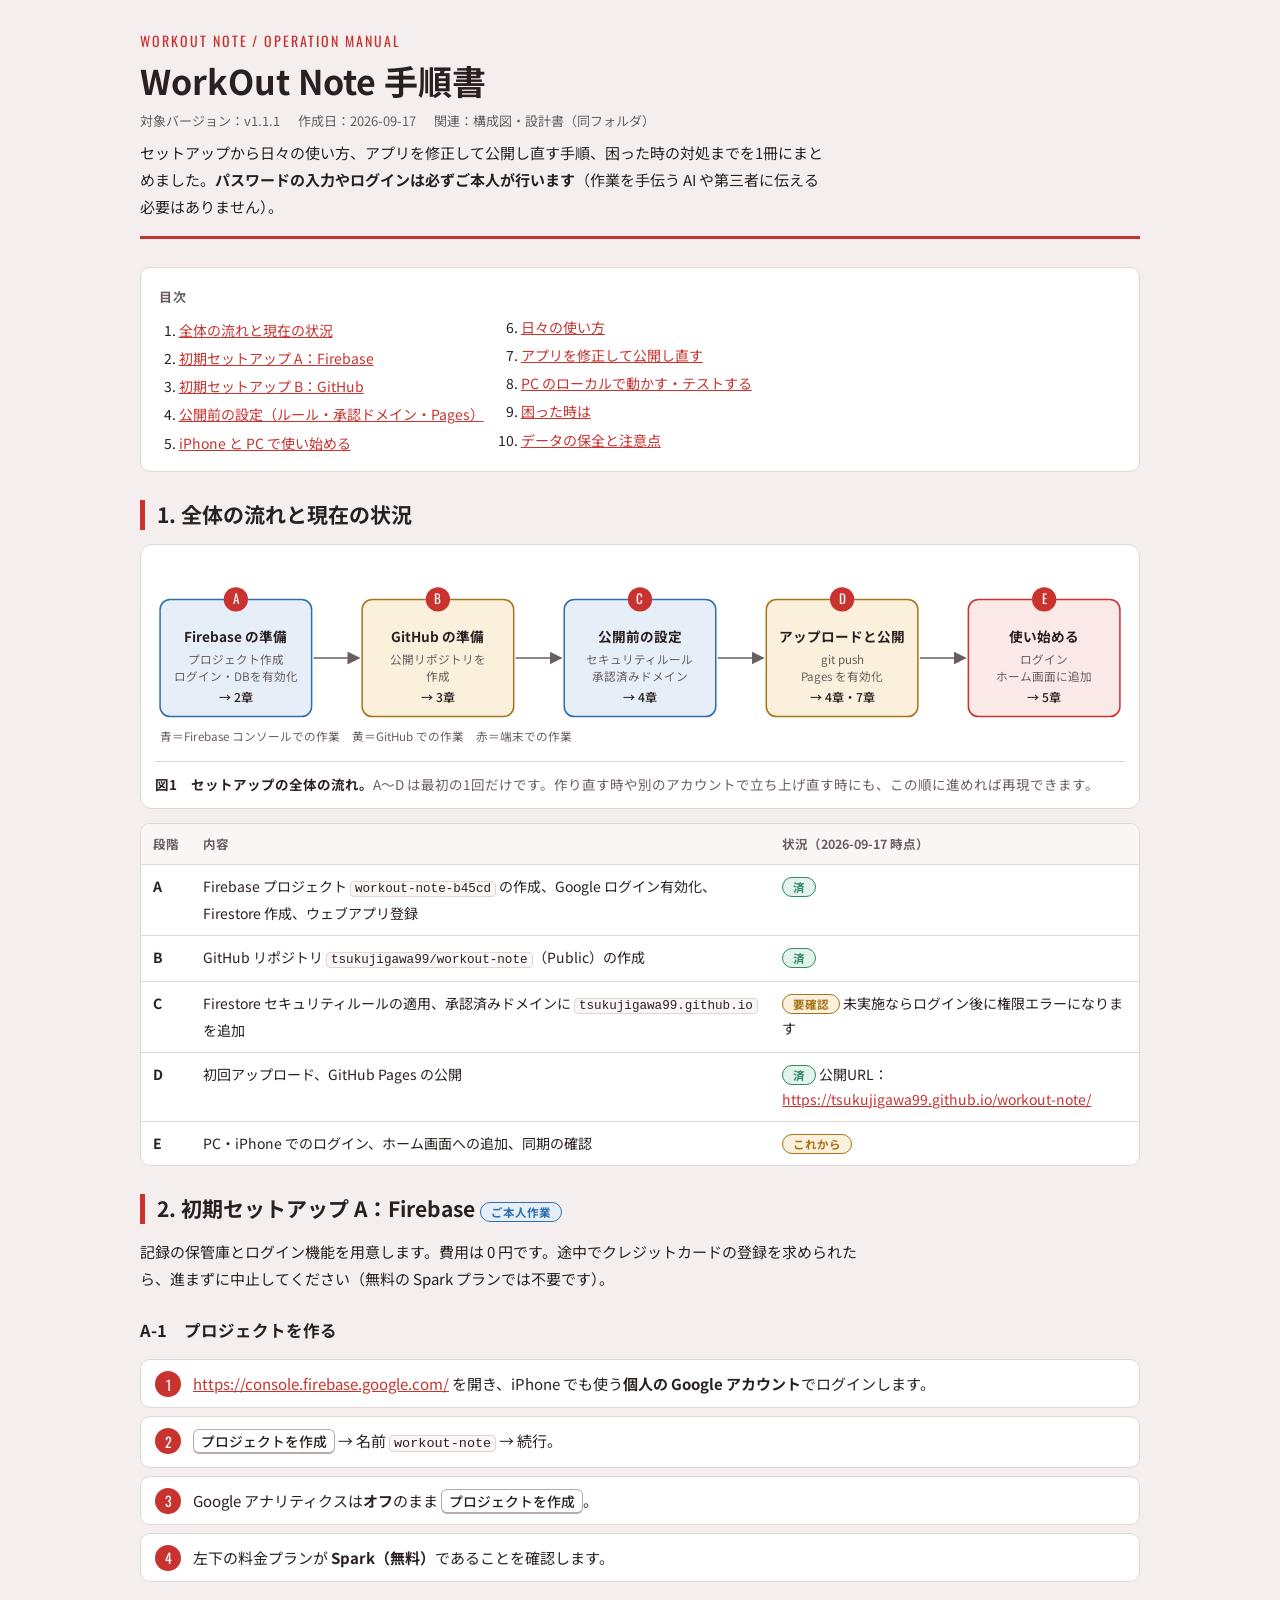
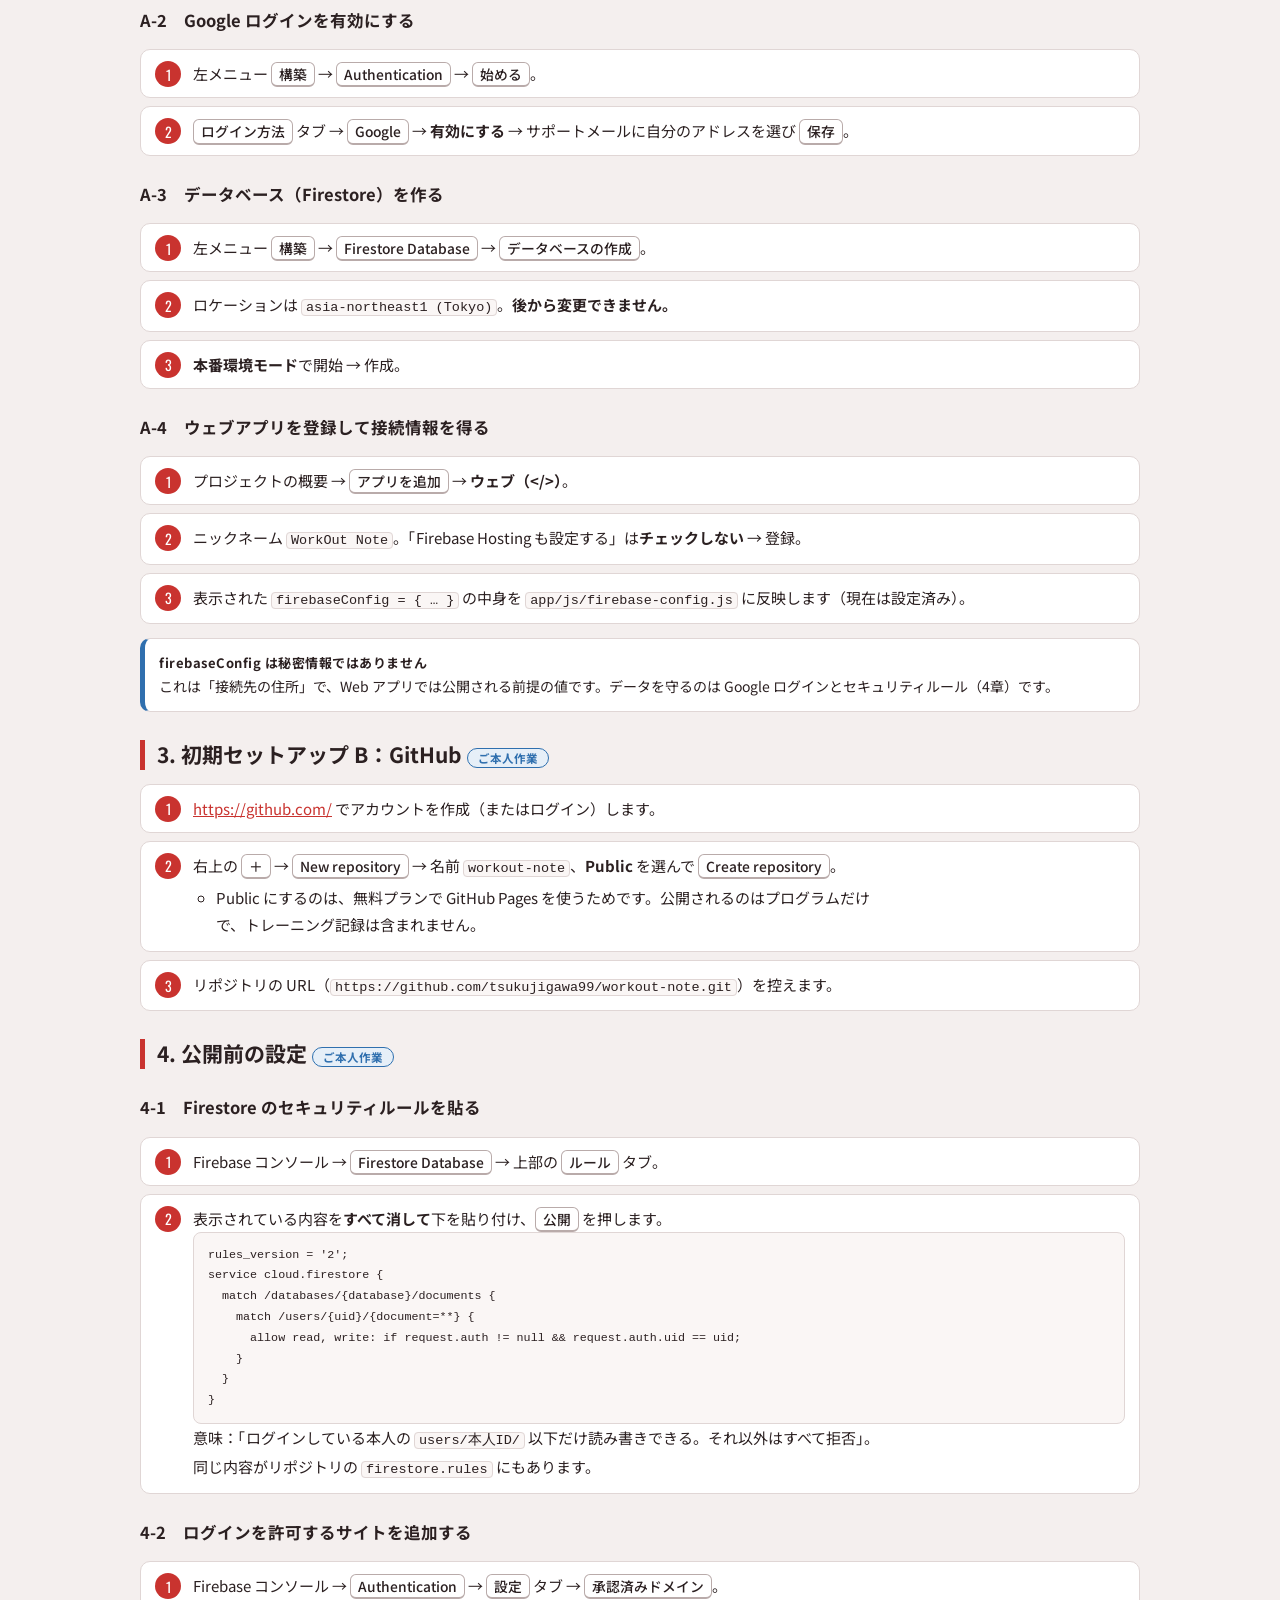
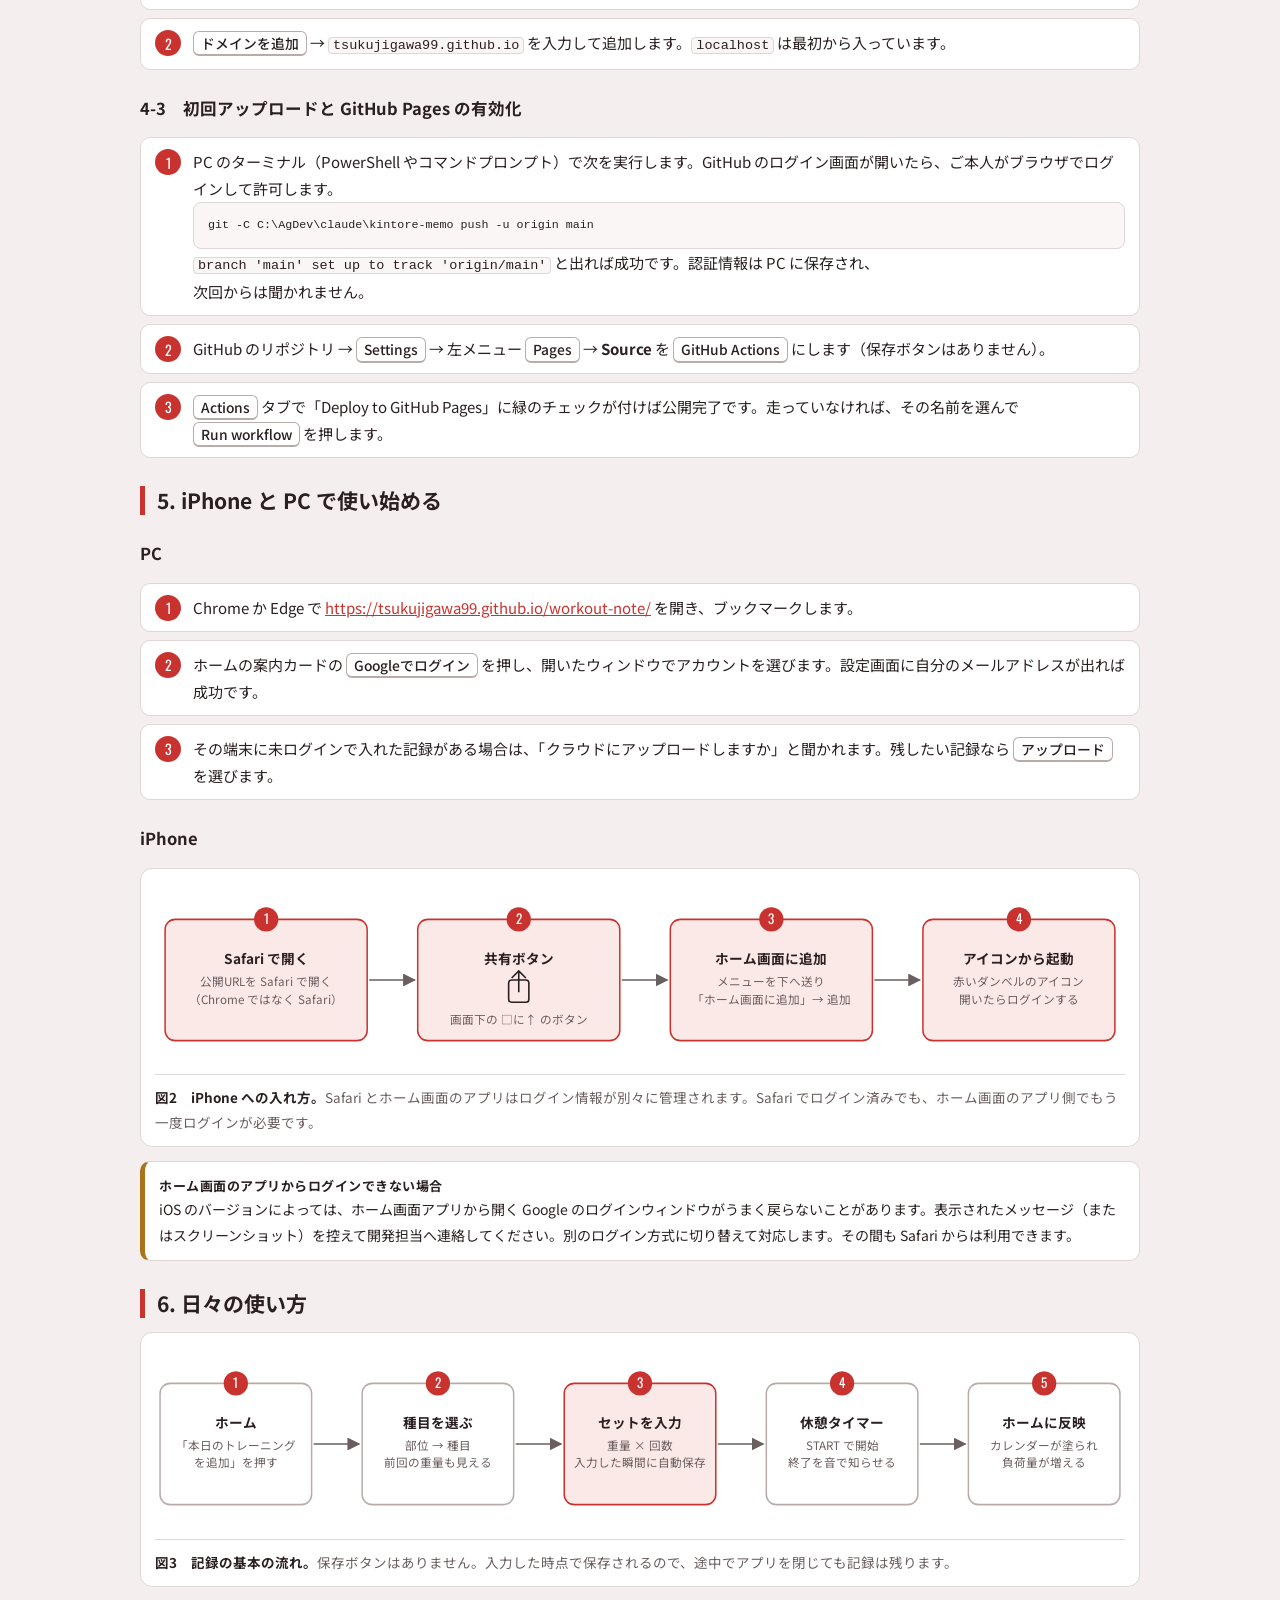
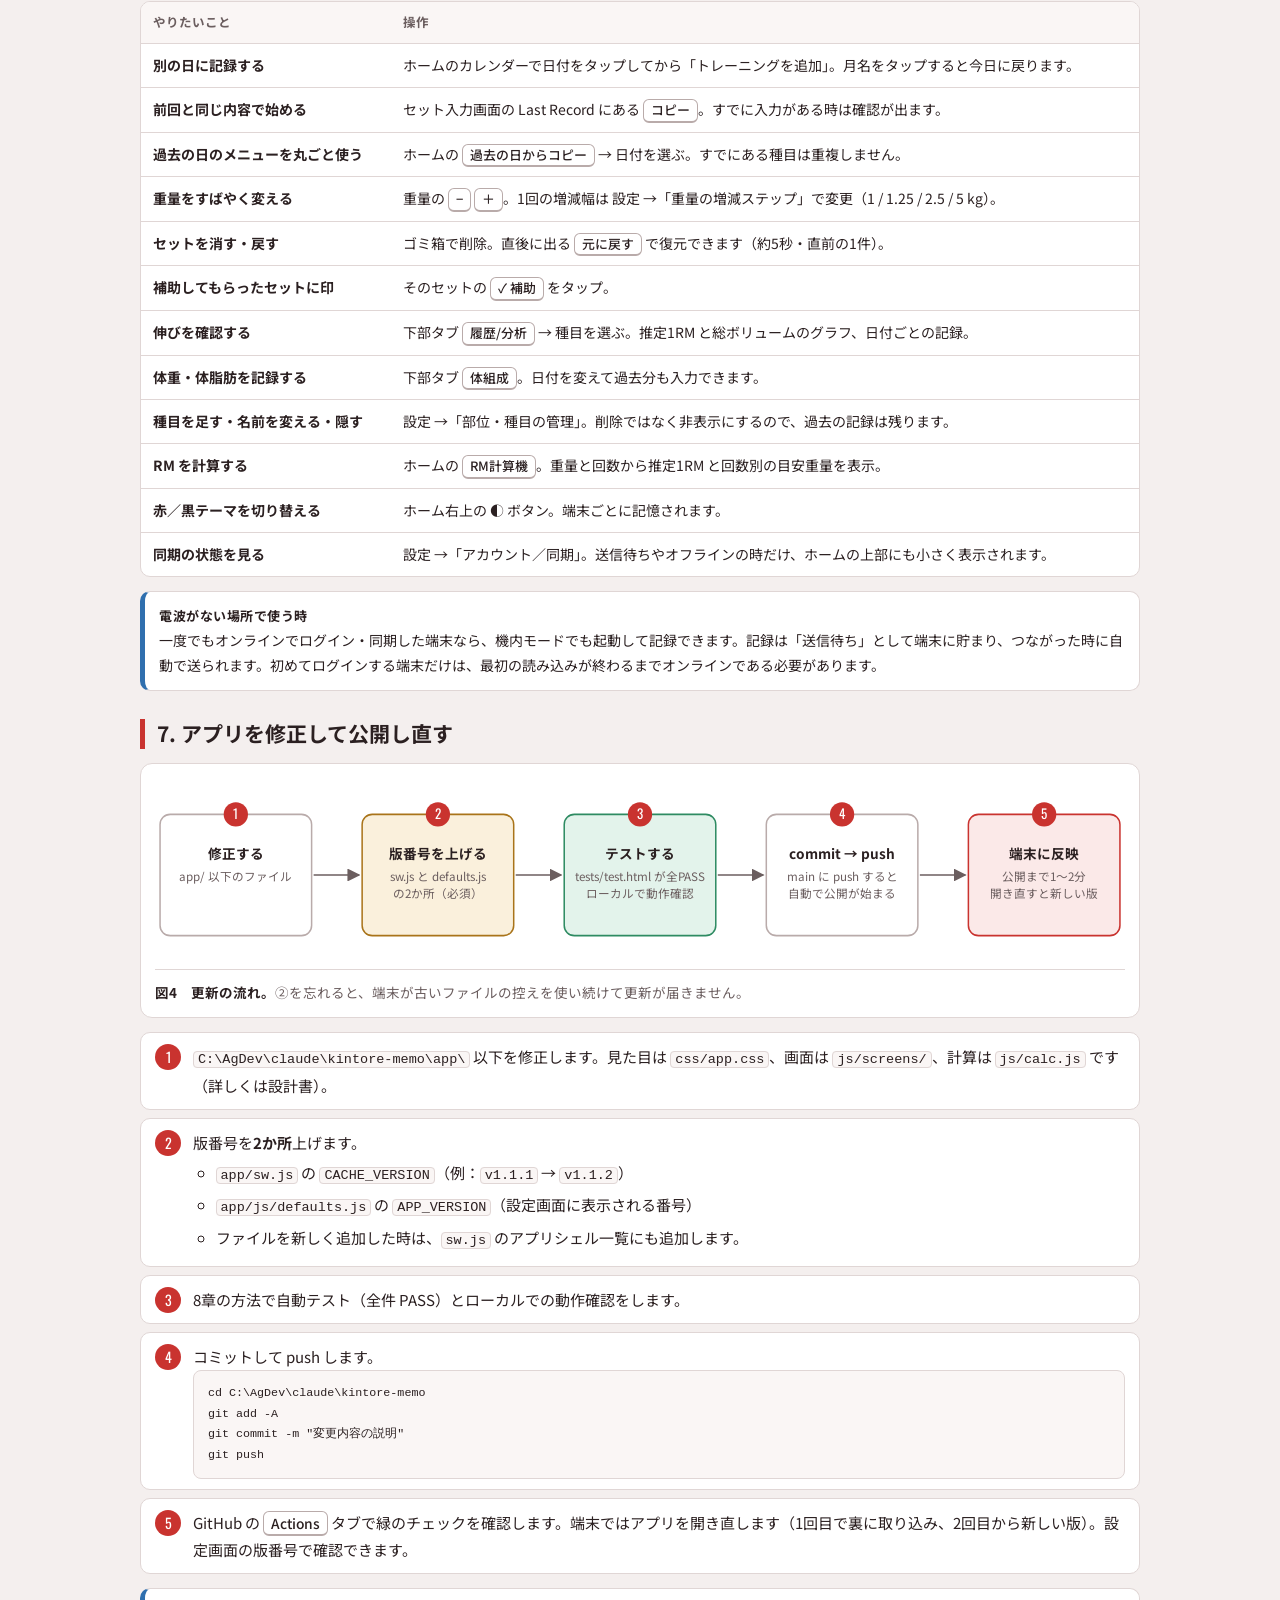
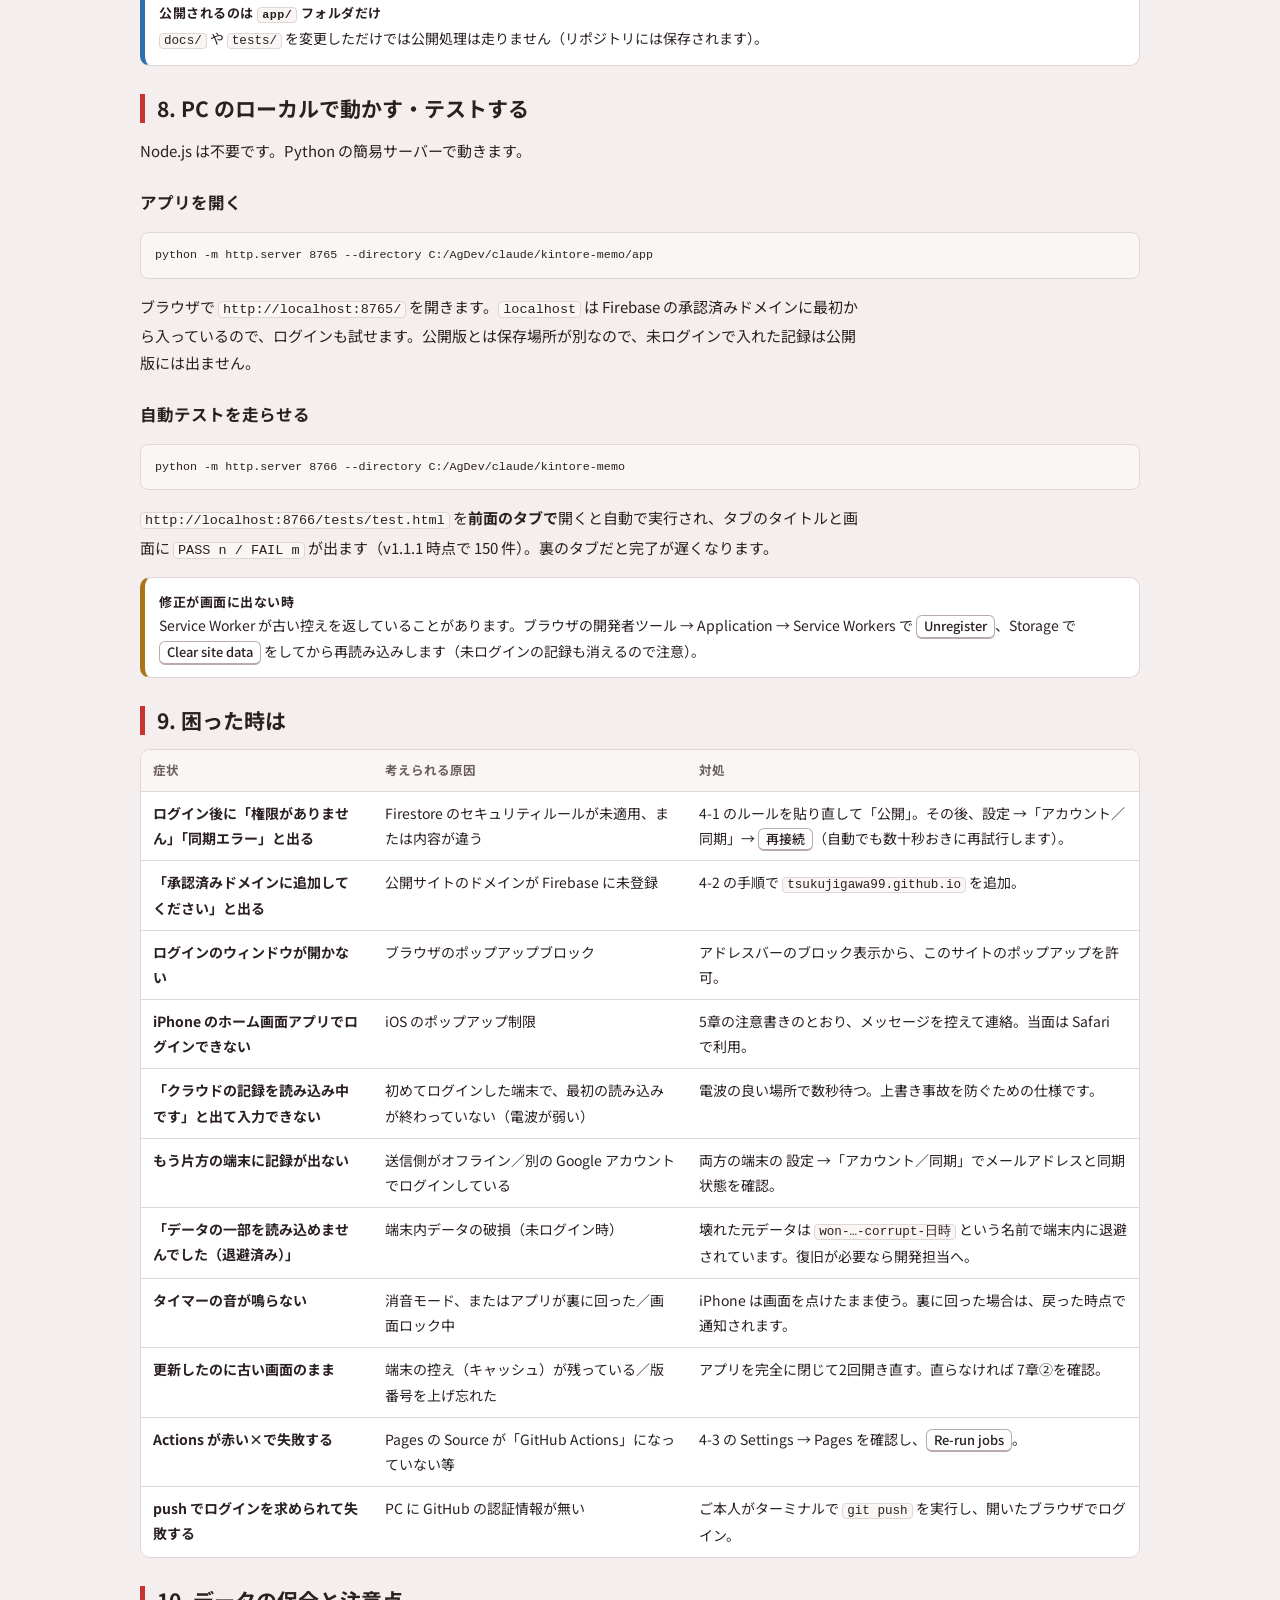
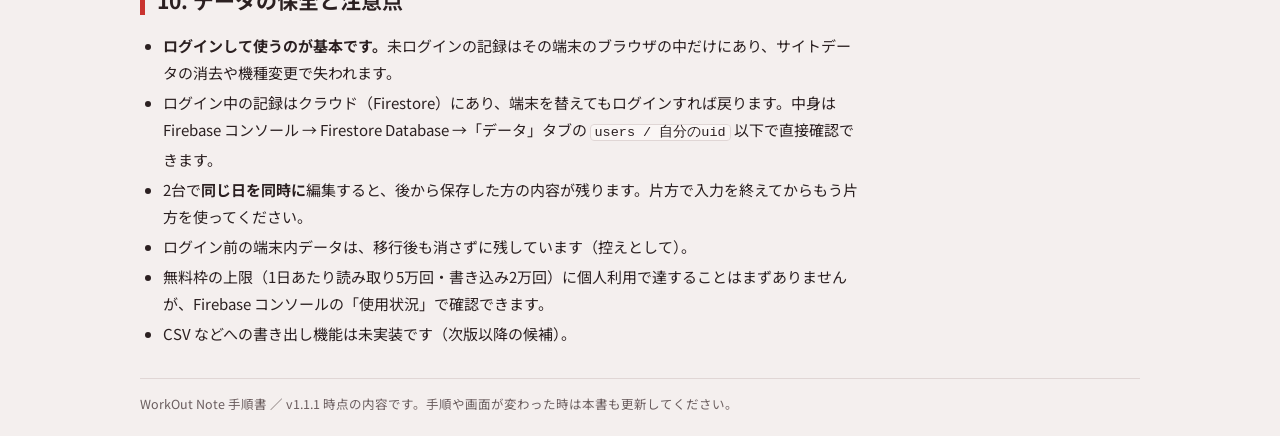
<file: docs/html/WorkOutNote_手順書.html>
<!doctype html>
<meta charset="utf-8">
<meta name="viewport" content="width=device-width, initial-scale=1, viewport-fit=cover">
<title>WorkOut Note 手順書</title>
<link rel="stylesheet" href="https://fonts.googleapis.com/css2?family=Oswald:wght@500;600&family=Noto+Sans+JP:wght@400;500;700&display=swap">
<style>
:root{
  --bg:#F4EFEE; --surface:#FFFFFF; --sunk:#FAF6F5; --ink:#2B2021; --ink-2:#6B5E5F; --line:#E0D6D5; --line-2:#B9ABAA;
  --accent:#C9332F; --accent-weak:#FBE9E8; --blue:#2F6FAE; --blue-weak:#E6EFF8; --green:#2E8B62; --green-weak:#E3F3EB; --amber:#A9741A; --amber-weak:#FAF0DC;
  --disp:"Oswald","Arial Narrow","Noto Sans JP",sans-serif; --body:"Noto Sans JP","Hiragino Sans","Yu Gothic UI","Meiryo",sans-serif; --mono:ui-monospace,"Cascadia Mono",Consolas,monospace;
}
@media (prefers-color-scheme:dark){:root:not([data-theme="light"]){
  --bg:#141112; --surface:#1E1A1B; --sunk:#262122; --ink:#F1EBEB; --ink-2:#A99C9C; --line:#352D2E; --line-2:#5A4E4F;
  --accent:#EC5F5A; --accent-weak:#3A1C1C; --blue:#7FB2E6; --blue-weak:#1B2A3A; --green:#66C79A; --green-weak:#16302A; --amber:#E0B45C; --amber-weak:#33290F;
}}
:root[data-theme="dark"]{
  --bg:#141112; --surface:#1E1A1B; --sunk:#262122; --ink:#F1EBEB; --ink-2:#A99C9C; --line:#352D2E; --line-2:#5A4E4F;
  --accent:#EC5F5A; --accent-weak:#3A1C1C; --blue:#7FB2E6; --blue-weak:#1B2A3A; --green:#66C79A; --green-weak:#16302A; --amber:#E0B45C; --amber-weak:#33290F;
}
*{box-sizing:border-box}
body{margin:0;background:var(--bg);color:var(--ink);font-family:var(--body);font-size:15px;line-height:1.8}
.wrap{max-width:1040px;margin:0 auto;padding-inline:20px;padding-block:28px 64px;display:flex;flex-direction:column;gap:28px}
header.doc{border-bottom:3px solid var(--accent);padding-bottom:16px;display:flex;flex-direction:column;gap:6px}
.kicker{font-family:var(--disp);letter-spacing:.14em;color:var(--accent);font-size:14px}
h1{margin:0;font-size:clamp(24px,4.4vw,34px);line-height:1.3;text-wrap:balance}
.meta{color:var(--ink-2);font-size:13px;display:flex;flex-wrap:wrap;gap:4px 18px}
.lead{max-width:46em;margin:0}
nav.toc{background:var(--surface);border:1px solid var(--line);border-radius:10px;padding:14px 18px}
nav.toc b{font-size:13px;color:var(--ink-2);letter-spacing:.08em}
nav.toc ol{margin:6px 0 0;padding-left:1.4em;columns:2;column-gap:32px;font-size:14px}
@media (max-width:640px){nav.toc ol{columns:1}}
a{color:var(--accent);overflow-wrap:anywhere}
section{display:flex;flex-direction:column;gap:14px}
h2{margin:0;font-size:21px;line-height:1.4;padding-left:12px;border-left:5px solid var(--accent);text-wrap:balance}
h3{margin:10px 0 0;font-size:16.5px;display:flex;align-items:center;gap:8px;flex-wrap:wrap}
p{margin:0;max-width:48em}
ul,ol{margin:0;padding-left:1.5em;max-width:48em}
li{margin:3px 0}
code{font-family:var(--mono);font-size:.9em;background:var(--sunk);border:1px solid var(--line);border-radius:4px;padding:0 4px;overflow-wrap:anywhere}
pre{margin:0;background:var(--sunk);border:1px solid var(--line);border-radius:8px;padding:12px 14px;overflow-x:auto;font-family:var(--mono);font-size:13px;line-height:1.6}
pre code{background:none;border:0;padding:0;overflow-wrap:normal}
.ui{display:inline-block;background:var(--surface);border:1px solid var(--line-2);border-bottom-width:2px;border-radius:6px;padding:0 7px;font-size:.92em;font-weight:500;line-height:1.6}
.tag{font-size:11.5px;font-weight:700;border-radius:20px;padding:1px 10px;border:1px solid}
.tag.done{color:var(--green);border-color:var(--green);background:var(--green-weak)}
.tag.check{color:var(--amber);border-color:var(--amber);background:var(--amber-weak)}
.tag.who{color:var(--blue);border-color:var(--blue);background:var(--blue-weak)}
ol.steps{list-style:none;padding:0;counter-reset:st;display:flex;flex-direction:column;gap:8px;max-width:none}
ol.steps>li{counter-increment:st;background:var(--surface);border:1px solid var(--line);border-radius:10px;padding:10px 14px 10px 52px;position:relative;margin:0}
ol.steps>li::before{content:counter(st);position:absolute;left:14px;top:11px;width:26px;height:26px;border-radius:50%;background:var(--accent);color:#fff;font-family:var(--disp);font-size:14px;display:grid;place-items:center}
ol.steps>li>p,ol.steps>li>ul{max-width:46em}
figure.fig{margin:0;background:var(--surface);border:1px solid var(--line);border-radius:12px;padding:14px 14px 12px}
.scroll{overflow-x:auto}
figure.fig svg{display:block;width:100%;height:auto;min-width:780px;font-family:var(--body)}
figcaption{margin-top:10px;padding-top:10px;border-top:1px solid var(--line);font-size:13.5px;color:var(--ink-2)}
figcaption b{color:var(--ink)}
.tbl{overflow-x:auto;background:var(--surface);border:1px solid var(--line);border-radius:10px}
table{border-collapse:collapse;width:100%;font-size:14px;min-width:640px}
th,td{padding:9px 12px;border-bottom:1px solid var(--line);text-align:left;vertical-align:top}
th{background:var(--sunk);font-size:12.5px;color:var(--ink-2);white-space:nowrap}
tr:last-child td{border-bottom:0}
td:first-child{font-weight:700}
.note,.warn{border-radius:10px;padding:12px 14px;font-size:14px;border:1px solid var(--line);background:var(--surface);border-left:5px solid var(--blue)}
.warn{border-left-color:var(--amber)}
.note b:first-child,.warn b:first-child{display:block;font-size:13px;letter-spacing:.04em}
footer{color:var(--ink-2);font-size:12.5px;border-top:1px solid var(--line);padding-top:14px}
.d-box{fill:var(--surface);stroke:var(--line-2);stroke-width:1.5}
.d-red{fill:var(--accent-weak);stroke:var(--accent);stroke-width:1.5}
.d-blue{fill:var(--blue-weak);stroke:var(--blue);stroke-width:1.5}
.d-green{fill:var(--green-weak);stroke:var(--green);stroke-width:1.5}
.d-amber{fill:var(--amber-weak);stroke:var(--amber);stroke-width:1.5}
.d-t{fill:var(--ink);font-size:13.5px;font-weight:700}
.d-s{fill:var(--ink-2);font-size:11.5px}
.d-l{fill:var(--ink);font-size:12px;font-weight:500}
.d-ln{stroke:var(--ink-2);stroke-width:1.6;fill:none}
.d-ah{fill:var(--ink-2)}
.d-num{fill:var(--accent)}.d-num-t{fill:#fff;font-family:var(--disp);font-size:13px;text-anchor:middle}
.d-ico{fill:none;stroke:var(--ink);stroke-width:1.6}
@media print{body{background:#fff}.wrap{padding-block:0}figure.fig,nav.toc,ol.steps>li{break-inside:avoid}}
</style>

<div class="wrap">
<header class="doc">
  <div class="kicker">WORKOUT NOTE / OPERATION MANUAL</div>
  <h1>WorkOut Note 手順書</h1>
  <div class="meta"><span>対象バージョン：v1.1.1</span><span>作成日：2026-09-17</span><span>関連：構成図・設計書（同フォルダ）</span></div>
  <p class="lead">セットアップから日々の使い方、アプリを修正して公開し直す手順、困った時の対処までを1冊にまとめました。<b>パスワードの入力やログインは必ずご本人が行います</b>（作業を手伝う AI や第三者に伝える必要はありません）。</p>
</header>

<nav class="toc" aria-label="目次"><b>目次</b>
<ol>
  <li><a href="#s1">全体の流れと現在の状況</a></li>
  <li><a href="#s2">初期セットアップ A：Firebase</a></li>
  <li><a href="#s3">初期セットアップ B：GitHub</a></li>
  <li><a href="#s4">公開前の設定（ルール・承認ドメイン・Pages）</a></li>
  <li><a href="#s5">iPhone と PC で使い始める</a></li>
  <li><a href="#s6">日々の使い方</a></li>
  <li><a href="#s7">アプリを修正して公開し直す</a></li>
  <li><a href="#s8">PC のローカルで動かす・テストする</a></li>
  <li><a href="#s9">困った時は</a></li>
  <li><a href="#s10">データの保全と注意点</a></li>
</ol></nav>

<section id="s1">
  <h2>1. 全体の流れと現在の状況</h2>
  <figure class="fig"><div class="scroll">
  <svg viewBox="0 0 960 190" role="img" aria-label="セットアップの全体の流れ。Firebaseの準備、GitHubの準備、公開前の設定、初回アップロードと公開、iPhoneとPCで使い始める、の5段階。">
    <defs><marker id="m1" viewBox="0 0 10 10" refX="9" refY="5" markerWidth="8" markerHeight="8" orient="auto"><path d="M0 0L10 5L0 10z" class="d-ah"/></marker></defs>
    <rect x="5" y="40" width="150" height="116" rx="10" class="d-blue"/><rect x="205" y="40" width="150" height="116" rx="10" class="d-amber"/><rect x="405" y="40" width="150" height="116" rx="10" class="d-blue"/><rect x="605" y="40" width="150" height="116" rx="10" class="d-amber"/><rect x="805" y="40" width="150" height="116" rx="10" class="d-red"/>
    <line x1="157" y1="98" x2="202" y2="98" class="d-ln" marker-end="url(#m1)"/><line x1="357" y1="98" x2="402" y2="98" class="d-ln" marker-end="url(#m1)"/><line x1="557" y1="98" x2="602" y2="98" class="d-ln" marker-end="url(#m1)"/><line x1="757" y1="98" x2="802" y2="98" class="d-ln" marker-end="url(#m1)"/>
    <circle cx="80" cy="40" r="12" class="d-num"/><text x="80" y="45" class="d-num-t">A</text><circle cx="280" cy="40" r="12" class="d-num"/><text x="280" y="45" class="d-num-t">B</text><circle cx="480" cy="40" r="12" class="d-num"/><text x="480" y="45" class="d-num-t">C</text><circle cx="680" cy="40" r="12" class="d-num"/><text x="680" y="45" class="d-num-t">D</text><circle cx="880" cy="40" r="12" class="d-num"/><text x="880" y="45" class="d-num-t">E</text>
    <text x="80" y="82" text-anchor="middle" class="d-t">Firebase の準備</text><text x="80" y="104" text-anchor="middle" class="d-s">プロジェクト作成</text><text x="80" y="121" text-anchor="middle" class="d-s">ログイン・DBを有効化</text><text x="80" y="142" text-anchor="middle" class="d-l">→ 2章</text>
    <text x="280" y="82" text-anchor="middle" class="d-t">GitHub の準備</text><text x="280" y="104" text-anchor="middle" class="d-s">公開リポジトリを</text><text x="280" y="121" text-anchor="middle" class="d-s">作成</text><text x="280" y="142" text-anchor="middle" class="d-l">→ 3章</text>
    <text x="480" y="82" text-anchor="middle" class="d-t">公開前の設定</text><text x="480" y="104" text-anchor="middle" class="d-s">セキュリティルール</text><text x="480" y="121" text-anchor="middle" class="d-s">承認済みドメイン</text><text x="480" y="142" text-anchor="middle" class="d-l">→ 4章</text>
    <text x="680" y="82" text-anchor="middle" class="d-t">アップロードと公開</text><text x="680" y="104" text-anchor="middle" class="d-s">git push</text><text x="680" y="121" text-anchor="middle" class="d-s">Pages を有効化</text><text x="680" y="142" text-anchor="middle" class="d-l">→ 4章・7章</text>
    <text x="880" y="82" text-anchor="middle" class="d-t">使い始める</text><text x="880" y="104" text-anchor="middle" class="d-s">ログイン</text><text x="880" y="121" text-anchor="middle" class="d-s">ホーム画面に追加</text><text x="880" y="142" text-anchor="middle" class="d-l">→ 5章</text>
    <text x="5" y="180" class="d-s">青＝Firebase コンソールでの作業　黄＝GitHub での作業　赤＝端末での作業</text>
  </svg></div>
  <figcaption><b>図1　セットアップの全体の流れ。</b>A〜D は最初の1回だけです。作り直す時や別のアカウントで立ち上げ直す時にも、この順に進めれば再現できます。</figcaption></figure>

  <div class="tbl"><table>
    <tr><th>段階</th><th>内容</th><th>状況（2026-09-17 時点）</th></tr>
    <tr><td>A</td><td>Firebase プロジェクト <code>workout-note-b45cd</code> の作成、Google ログイン有効化、Firestore 作成、ウェブアプリ登録</td><td><span class="tag done">済</span></td></tr>
    <tr><td>B</td><td>GitHub リポジトリ <code>tsukujigawa99/workout-note</code>（Public）の作成</td><td><span class="tag done">済</span></td></tr>
    <tr><td>C</td><td>Firestore セキュリティルールの適用、承認済みドメインに <code>tsukujigawa99.github.io</code> を追加</td><td><span class="tag check">要確認</span> 未実施ならログイン後に権限エラーになります</td></tr>
    <tr><td>D</td><td>初回アップロード、GitHub Pages の公開</td><td><span class="tag done">済</span> 公開URL：<a href="https://tsukujigawa99.github.io/workout-note/">https://tsukujigawa99.github.io/workout-note/</a></td></tr>
    <tr><td>E</td><td>PC・iPhone でのログイン、ホーム画面への追加、同期の確認</td><td><span class="tag check">これから</span></td></tr>
  </table></div>
</section>

<section id="s2">
  <h2>2. 初期セットアップ A：Firebase <span class="tag who">ご本人作業</span></h2>
  <p>記録の保管庫とログイン機能を用意します。費用は 0 円です。途中でクレジットカードの登録を求められたら、進まずに中止してください（無料の Spark プランでは不要です）。</p>
  <h3>A-1　プロジェクトを作る</h3>
  <ol class="steps">
    <li><a href="https://console.firebase.google.com/">https://console.firebase.google.com/</a> を開き、iPhone でも使う<b>個人の Google アカウント</b>でログインします。</li>
    <li><span class="ui">プロジェクトを作成</span> → 名前 <code>workout-note</code> → 続行。</li>
    <li>Google アナリティクスは<b>オフ</b>のまま <span class="ui">プロジェクトを作成</span>。</li>
    <li>左下の料金プランが <b>Spark（無料）</b>であることを確認します。</li>
  </ol>
  <h3>A-2　Google ログインを有効にする</h3>
  <ol class="steps">
    <li>左メニュー <span class="ui">構築</span> → <span class="ui">Authentication</span> → <span class="ui">始める</span>。</li>
    <li><span class="ui">ログイン方法</span> タブ → <span class="ui">Google</span> → <b>有効にする</b> → サポートメールに自分のアドレスを選び <span class="ui">保存</span>。</li>
  </ol>
  <h3>A-3　データベース（Firestore）を作る</h3>
  <ol class="steps">
    <li>左メニュー <span class="ui">構築</span> → <span class="ui">Firestore Database</span> → <span class="ui">データベースの作成</span>。</li>
    <li>ロケーションは <code>asia-northeast1 (Tokyo)</code>。<b>後から変更できません。</b></li>
    <li><b>本番環境モード</b>で開始 → 作成。</li>
  </ol>
  <h3>A-4　ウェブアプリを登録して接続情報を得る</h3>
  <ol class="steps">
    <li>プロジェクトの概要 → <span class="ui">アプリを追加</span> → <b>ウェブ（&lt;/&gt;）</b>。</li>
    <li>ニックネーム <code>WorkOut Note</code>。「Firebase Hosting も設定する」は<b>チェックしない</b> → 登録。</li>
    <li>表示された <code>firebaseConfig = { … }</code> の中身を <code>app/js/firebase-config.js</code> に反映します（現在は設定済み）。</li>
  </ol>
  <div class="note"><b>firebaseConfig は秘密情報ではありません</b>これは「接続先の住所」で、Web アプリでは公開される前提の値です。データを守るのは Google ログインとセキュリティルール（4章）です。</div>
</section>

<section id="s3">
  <h2>3. 初期セットアップ B：GitHub <span class="tag who">ご本人作業</span></h2>
  <ol class="steps">
    <li><a href="https://github.com/">https://github.com/</a> でアカウントを作成（またはログイン）します。</li>
    <li>右上の <span class="ui">＋</span> → <span class="ui">New repository</span> → 名前 <code>workout-note</code>、<b>Public</b> を選んで <span class="ui">Create repository</span>。
      <ul><li>Public にするのは、無料プランで GitHub Pages を使うためです。公開されるのはプログラムだけで、トレーニング記録は含まれません。</li></ul></li>
    <li>リポジトリの URL（<code>https://github.com/tsukujigawa99/workout-note.git</code>）を控えます。</li>
  </ol>
</section>

<section id="s4">
  <h2>4. 公開前の設定 <span class="tag who">ご本人作業</span></h2>
  <h3>4-1　Firestore のセキュリティルールを貼る</h3>
  <ol class="steps">
    <li>Firebase コンソール → <span class="ui">Firestore Database</span> → 上部の <span class="ui">ルール</span> タブ。</li>
    <li>表示されている内容を<b>すべて消して</b>下を貼り付け、<span class="ui">公開</span> を押します。
<pre><code>rules_version = '2';
service cloud.firestore {
  match /databases/{database}/documents {
    match /users/{uid}/{document=**} {
      allow read, write: if request.auth != null &amp;&amp; request.auth.uid == uid;
    }
  }
}</code></pre>
      <p>意味：「ログインしている本人の <code>users/本人ID/</code> 以下だけ読み書きできる。それ以外はすべて拒否」。同じ内容がリポジトリの <code>firestore.rules</code> にもあります。</p></li>
  </ol>
  <h3>4-2　ログインを許可するサイトを追加する</h3>
  <ol class="steps">
    <li>Firebase コンソール → <span class="ui">Authentication</span> → <span class="ui">設定</span> タブ → <span class="ui">承認済みドメイン</span>。</li>
    <li><span class="ui">ドメインを追加</span> → <code>tsukujigawa99.github.io</code> を入力して追加します。<code>localhost</code> は最初から入っています。</li>
  </ol>
  <h3>4-3　初回アップロードと GitHub Pages の有効化</h3>
  <ol class="steps">
    <li>PC のターミナル（PowerShell やコマンドプロンプト）で次を実行します。GitHub のログイン画面が開いたら、ご本人がブラウザでログインして許可します。
<pre><code>git -C C:\AgDev\claude\kintore-memo push -u origin main</code></pre>
      <p><code>branch 'main' set up to track 'origin/main'</code> と出れば成功です。認証情報は PC に保存され、次回からは聞かれません。</p></li>
    <li>GitHub のリポジトリ → <span class="ui">Settings</span> → 左メニュー <span class="ui">Pages</span> → <b>Source</b> を <span class="ui">GitHub Actions</span> にします（保存ボタンはありません）。</li>
    <li><span class="ui">Actions</span> タブで「Deploy to GitHub Pages」に緑のチェックが付けば公開完了です。走っていなければ、その名前を選んで <span class="ui">Run workflow</span> を押します。</li>
  </ol>
</section>

<section id="s5">
  <h2>5. iPhone と PC で使い始める</h2>
  <h3>PC</h3>
  <ol class="steps">
    <li>Chrome か Edge で <a href="https://tsukujigawa99.github.io/workout-note/">https://tsukujigawa99.github.io/workout-note/</a> を開き、ブックマークします。</li>
    <li>ホームの案内カードの <span class="ui">Googleでログイン</span> を押し、開いたウィンドウでアカウントを選びます。設定画面に自分のメールアドレスが出れば成功です。</li>
    <li>その端末に未ログインで入れた記録がある場合は、「クラウドにアップロードしますか」と聞かれます。残したい記録なら <span class="ui">アップロード</span> を選びます。</li>
  </ol>
  <h3>iPhone</h3>
  <figure class="fig"><div class="scroll">
  <svg viewBox="0 0 960 180" role="img" aria-label="iPhoneへの入れ方。Safariで公開URLを開く、共有ボタンを押す、ホーム画面に追加を選ぶ、ホーム画面のアイコンから起動してログインする、の4段階。">
    <defs><marker id="m5" viewBox="0 0 10 10" refX="9" refY="5" markerWidth="8" markerHeight="8" orient="auto"><path d="M0 0L10 5L0 10z" class="d-ah"/></marker></defs>
    <rect x="10" y="36" width="200" height="120" rx="10" class="d-red"/><rect x="260" y="36" width="200" height="120" rx="10" class="d-red"/><rect x="510" y="36" width="200" height="120" rx="10" class="d-red"/><rect x="760" y="36" width="190" height="120" rx="10" class="d-red"/>
    <line x1="212" y1="96" x2="257" y2="96" class="d-ln" marker-end="url(#m5)"/><line x1="462" y1="96" x2="507" y2="96" class="d-ln" marker-end="url(#m5)"/><line x1="712" y1="96" x2="757" y2="96" class="d-ln" marker-end="url(#m5)"/>
    <circle cx="110" cy="36" r="12" class="d-num"/><text x="110" y="41" class="d-num-t">1</text><circle cx="360" cy="36" r="12" class="d-num"/><text x="360" y="41" class="d-num-t">2</text><circle cx="610" cy="36" r="12" class="d-num"/><text x="610" y="41" class="d-num-t">3</text><circle cx="855" cy="36" r="12" class="d-num"/><text x="855" y="41" class="d-num-t">4</text>
    <text x="110" y="80" text-anchor="middle" class="d-t">Safari で開く</text><text x="110" y="102" text-anchor="middle" class="d-s">公開URLを Safari で開く</text><text x="110" y="120" text-anchor="middle" class="d-s">（Chrome ではなく Safari）</text>
    <text x="360" y="80" text-anchor="middle" class="d-t">共有ボタン</text>
    <rect x="350" y="96" width="20" height="22" rx="3" class="d-ico"/><path d="M360 108V88M353 94l7 -7l7 7" class="d-ico"/><text x="360" y="140" text-anchor="middle" class="d-s">画面下の □に↑ のボタン</text>
    <text x="610" y="80" text-anchor="middle" class="d-t">ホーム画面に追加</text><text x="610" y="102" text-anchor="middle" class="d-s">メニューを下へ送り</text><text x="610" y="120" text-anchor="middle" class="d-s">「ホーム画面に追加」→ 追加</text>
    <text x="855" y="80" text-anchor="middle" class="d-t">アイコンから起動</text><text x="855" y="102" text-anchor="middle" class="d-s">赤いダンベルのアイコン</text><text x="855" y="120" text-anchor="middle" class="d-s">開いたらログインする</text>
  </svg></div>
  <figcaption><b>図2　iPhone への入れ方。</b>Safari とホーム画面のアプリはログイン情報が別々に管理されます。Safari でログイン済みでも、ホーム画面のアプリ側でもう一度ログインが必要です。</figcaption></figure>
  <div class="warn"><b>ホーム画面のアプリからログインできない場合</b>iOS のバージョンによっては、ホーム画面アプリから開く Google のログインウィンドウがうまく戻らないことがあります。表示されたメッセージ（またはスクリーンショット）を控えて開発担当へ連絡してください。別のログイン方式に切り替えて対応します。その間も Safari からは利用できます。</div>
</section>

<section id="s6">
  <h2>6. 日々の使い方</h2>
  <figure class="fig"><div class="scroll">
  <svg viewBox="0 0 960 180" role="img" aria-label="記録の基本の流れ。ホームでトレーニングを追加を押す、部位と種目を選ぶ、重量と回数を入力する、必要ならタイマーを開始、記録して戻るとホームに反映される。">
    <defs><marker id="m6" viewBox="0 0 10 10" refX="9" refY="5" markerWidth="8" markerHeight="8" orient="auto"><path d="M0 0L10 5L0 10z" class="d-ah"/></marker></defs>
    <rect x="5" y="36" width="150" height="120" rx="10" class="d-box"/><rect x="205" y="36" width="150" height="120" rx="10" class="d-box"/><rect x="405" y="36" width="150" height="120" rx="10" class="d-red"/><rect x="605" y="36" width="150" height="120" rx="10" class="d-box"/><rect x="805" y="36" width="150" height="120" rx="10" class="d-box"/>
    <line x1="157" y1="96" x2="202" y2="96" class="d-ln" marker-end="url(#m6)"/><line x1="357" y1="96" x2="402" y2="96" class="d-ln" marker-end="url(#m6)"/><line x1="557" y1="96" x2="602" y2="96" class="d-ln" marker-end="url(#m6)"/><line x1="757" y1="96" x2="802" y2="96" class="d-ln" marker-end="url(#m6)"/>
    <circle cx="80" cy="36" r="12" class="d-num"/><text x="80" y="41" class="d-num-t">1</text><circle cx="280" cy="36" r="12" class="d-num"/><text x="280" y="41" class="d-num-t">2</text><circle cx="480" cy="36" r="12" class="d-num"/><text x="480" y="41" class="d-num-t">3</text><circle cx="680" cy="36" r="12" class="d-num"/><text x="680" y="41" class="d-num-t">4</text><circle cx="880" cy="36" r="12" class="d-num"/><text x="880" y="41" class="d-num-t">5</text>
    <text x="80" y="80" text-anchor="middle" class="d-t">ホーム</text><text x="80" y="102" text-anchor="middle" class="d-s">「本日のトレーニング</text><text x="80" y="119" text-anchor="middle" class="d-s">を追加」を押す</text>
    <text x="280" y="80" text-anchor="middle" class="d-t">種目を選ぶ</text><text x="280" y="102" text-anchor="middle" class="d-s">部位 → 種目</text><text x="280" y="119" text-anchor="middle" class="d-s">前回の重量も見える</text>
    <text x="480" y="80" text-anchor="middle" class="d-t">セットを入力</text><text x="480" y="102" text-anchor="middle" class="d-s">重量 × 回数</text><text x="480" y="119" text-anchor="middle" class="d-s">入力した瞬間に自動保存</text>
    <text x="680" y="80" text-anchor="middle" class="d-t">休憩タイマー</text><text x="680" y="102" text-anchor="middle" class="d-s">START で開始</text><text x="680" y="119" text-anchor="middle" class="d-s">終了を音で知らせる</text>
    <text x="880" y="80" text-anchor="middle" class="d-t">ホームに反映</text><text x="880" y="102" text-anchor="middle" class="d-s">カレンダーが塗られ</text><text x="880" y="119" text-anchor="middle" class="d-s">負荷量が増える</text>
  </svg></div>
  <figcaption><b>図3　記録の基本の流れ。</b>保存ボタンはありません。入力した時点で保存されるので、途中でアプリを閉じても記録は残ります。</figcaption></figure>
  <div class="tbl"><table>
    <tr><th>やりたいこと</th><th>操作</th></tr>
    <tr><td>別の日に記録する</td><td>ホームのカレンダーで日付をタップしてから「トレーニングを追加」。月名をタップすると今日に戻ります。</td></tr>
    <tr><td>前回と同じ内容で始める</td><td>セット入力画面の Last Record にある <span class="ui">コピー</span>。すでに入力がある時は確認が出ます。</td></tr>
    <tr><td>過去の日のメニューを丸ごと使う</td><td>ホームの <span class="ui">過去の日からコピー</span> → 日付を選ぶ。すでにある種目は重複しません。</td></tr>
    <tr><td>重量をすばやく変える</td><td>重量の <span class="ui">−</span> <span class="ui">＋</span>。1回の増減幅は 設定 →「重量の増減ステップ」で変更（1 / 1.25 / 2.5 / 5 kg）。</td></tr>
    <tr><td>セットを消す・戻す</td><td>ゴミ箱で削除。直後に出る <span class="ui">元に戻す</span> で復元できます（約5秒・直前の1件）。</td></tr>
    <tr><td>補助してもらったセットに印</td><td>そのセットの <span class="ui">✓ 補助</span> をタップ。</td></tr>
    <tr><td>伸びを確認する</td><td>下部タブ <span class="ui">履歴/分析</span> → 種目を選ぶ。推定1RM と総ボリュームのグラフ、日付ごとの記録。</td></tr>
    <tr><td>体重・体脂肪を記録する</td><td>下部タブ <span class="ui">体組成</span>。日付を変えて過去分も入力できます。</td></tr>
    <tr><td>種目を足す・名前を変える・隠す</td><td>設定 →「部位・種目の管理」。削除ではなく非表示にするので、過去の記録は残ります。</td></tr>
    <tr><td>RM を計算する</td><td>ホームの <span class="ui">RM計算機</span>。重量と回数から推定1RM と回数別の目安重量を表示。</td></tr>
    <tr><td>赤／黒テーマを切り替える</td><td>ホーム右上の ◐ ボタン。端末ごとに記憶されます。</td></tr>
    <tr><td>同期の状態を見る</td><td>設定 →「アカウント／同期」。送信待ちやオフラインの時だけ、ホームの上部にも小さく表示されます。</td></tr>
  </table></div>
  <div class="note"><b>電波がない場所で使う時</b>一度でもオンラインでログイン・同期した端末なら、機内モードでも起動して記録できます。記録は「送信待ち」として端末に貯まり、つながった時に自動で送られます。初めてログインする端末だけは、最初の読み込みが終わるまでオンラインである必要があります。</div>
</section>

<section id="s7">
  <h2>7. アプリを修正して公開し直す</h2>
  <figure class="fig"><div class="scroll">
  <svg viewBox="0 0 960 180" role="img" aria-label="更新の流れ。プログラムを修正、版番号を2か所上げる、自動テストと動作確認、コミットしてpush、1から2分で公開され端末は次の起動から新しい版になる。">
    <defs><marker id="m7" viewBox="0 0 10 10" refX="9" refY="5" markerWidth="8" markerHeight="8" orient="auto"><path d="M0 0L10 5L0 10z" class="d-ah"/></marker></defs>
    <rect x="5" y="36" width="150" height="120" rx="10" class="d-box"/><rect x="205" y="36" width="150" height="120" rx="10" class="d-amber"/><rect x="405" y="36" width="150" height="120" rx="10" class="d-green"/><rect x="605" y="36" width="150" height="120" rx="10" class="d-box"/><rect x="805" y="36" width="150" height="120" rx="10" class="d-red"/>
    <line x1="157" y1="96" x2="202" y2="96" class="d-ln" marker-end="url(#m7)"/><line x1="357" y1="96" x2="402" y2="96" class="d-ln" marker-end="url(#m7)"/><line x1="557" y1="96" x2="602" y2="96" class="d-ln" marker-end="url(#m7)"/><line x1="757" y1="96" x2="802" y2="96" class="d-ln" marker-end="url(#m7)"/>
    <circle cx="80" cy="36" r="12" class="d-num"/><text x="80" y="41" class="d-num-t">1</text><circle cx="280" cy="36" r="12" class="d-num"/><text x="280" y="41" class="d-num-t">2</text><circle cx="480" cy="36" r="12" class="d-num"/><text x="480" y="41" class="d-num-t">3</text><circle cx="680" cy="36" r="12" class="d-num"/><text x="680" y="41" class="d-num-t">4</text><circle cx="880" cy="36" r="12" class="d-num"/><text x="880" y="41" class="d-num-t">5</text>
    <text x="80" y="80" text-anchor="middle" class="d-t">修正する</text><text x="80" y="102" text-anchor="middle" class="d-s">app/ 以下のファイル</text>
    <text x="280" y="80" text-anchor="middle" class="d-t">版番号を上げる</text><text x="280" y="102" text-anchor="middle" class="d-s">sw.js と defaults.js</text><text x="280" y="119" text-anchor="middle" class="d-s">の2か所（必須）</text>
    <text x="480" y="80" text-anchor="middle" class="d-t">テストする</text><text x="480" y="102" text-anchor="middle" class="d-s">tests/test.html が全PASS</text><text x="480" y="119" text-anchor="middle" class="d-s">ローカルで動作確認</text>
    <text x="680" y="80" text-anchor="middle" class="d-t">commit → push</text><text x="680" y="102" text-anchor="middle" class="d-s">main に push すると</text><text x="680" y="119" text-anchor="middle" class="d-s">自動で公開が始まる</text>
    <text x="880" y="80" text-anchor="middle" class="d-t">端末に反映</text><text x="880" y="102" text-anchor="middle" class="d-s">公開まで1〜2分</text><text x="880" y="119" text-anchor="middle" class="d-s">開き直すと新しい版</text>
  </svg></div>
  <figcaption><b>図4　更新の流れ。</b>②を忘れると、端末が古いファイルの控えを使い続けて更新が届きません。</figcaption></figure>
  <ol class="steps">
    <li><code>C:\AgDev\claude\kintore-memo\app\</code> 以下を修正します。見た目は <code>css/app.css</code>、画面は <code>js/screens/</code>、計算は <code>js/calc.js</code> です（詳しくは設計書）。</li>
    <li>版番号を<b>2か所</b>上げます。
      <ul><li><code>app/sw.js</code> の <code>CACHE_VERSION</code>（例：<code>v1.1.1</code> → <code>v1.1.2</code>）</li><li><code>app/js/defaults.js</code> の <code>APP_VERSION</code>（設定画面に表示される番号）</li><li>ファイルを新しく追加した時は、<code>sw.js</code> のアプリシェル一覧にも追加します。</li></ul></li>
    <li>8章の方法で自動テスト（全件 PASS）とローカルでの動作確認をします。</li>
    <li>コミットして push します。
<pre><code>cd C:\AgDev\claude\kintore-memo
git add -A
git commit -m "変更内容の説明"
git push</code></pre></li>
    <li>GitHub の <span class="ui">Actions</span> タブで緑のチェックを確認します。端末ではアプリを開き直します（1回目で裏に取り込み、2回目から新しい版）。設定画面の版番号で確認できます。</li>
  </ol>
  <div class="note"><b>公開されるのは <code>app/</code> フォルダだけ</b><code>docs/</code> や <code>tests/</code> を変更しただけでは公開処理は走りません（リポジトリには保存されます）。</div>
</section>

<section id="s8">
  <h2>8. PC のローカルで動かす・テストする</h2>
  <p>Node.js は不要です。Python の簡易サーバーで動きます。</p>
  <h3>アプリを開く</h3>
<pre><code>python -m http.server 8765 --directory C:/AgDev/claude/kintore-memo/app</code></pre>
  <p>ブラウザで <code>http://localhost:8765/</code> を開きます。<code>localhost</code> は Firebase の承認済みドメインに最初から入っているので、ログインも試せます。公開版とは保存場所が別なので、未ログインで入れた記録は公開版には出ません。</p>
  <h3>自動テストを走らせる</h3>
<pre><code>python -m http.server 8766 --directory C:/AgDev/claude/kintore-memo</code></pre>
  <p><code>http://localhost:8766/tests/test.html</code> を<b>前面のタブで</b>開くと自動で実行され、タブのタイトルと画面に <code>PASS n / FAIL m</code> が出ます（v1.1.1 時点で 150 件）。裏のタブだと完了が遅くなります。</p>
  <div class="warn"><b>修正が画面に出ない時</b>Service Worker が古い控えを返していることがあります。ブラウザの開発者ツール → Application → Service Workers で <span class="ui">Unregister</span>、Storage で <span class="ui">Clear site data</span> をしてから再読み込みします（未ログインの記録も消えるので注意）。</div>
</section>

<section id="s9">
  <h2>9. 困った時は</h2>
  <div class="tbl"><table>
    <tr><th>症状</th><th>考えられる原因</th><th>対処</th></tr>
    <tr><td>ログイン後に「権限がありません」「同期エラー」と出る</td><td>Firestore のセキュリティルールが未適用、または内容が違う</td><td>4-1 のルールを貼り直して「公開」。その後、設定 →「アカウント／同期」→ <span class="ui">再接続</span>（自動でも数十秒おきに再試行します）。</td></tr>
    <tr><td>「承認済みドメインに追加してください」と出る</td><td>公開サイトのドメインが Firebase に未登録</td><td>4-2 の手順で <code>tsukujigawa99.github.io</code> を追加。</td></tr>
    <tr><td>ログインのウィンドウが開かない</td><td>ブラウザのポップアップブロック</td><td>アドレスバーのブロック表示から、このサイトのポップアップを許可。</td></tr>
    <tr><td>iPhone のホーム画面アプリでログインできない</td><td>iOS のポップアップ制限</td><td>5章の注意書きのとおり、メッセージを控えて連絡。当面は Safari で利用。</td></tr>
    <tr><td>「クラウドの記録を読み込み中です」と出て入力できない</td><td>初めてログインした端末で、最初の読み込みが終わっていない（電波が弱い）</td><td>電波の良い場所で数秒待つ。上書き事故を防ぐための仕様です。</td></tr>
    <tr><td>もう片方の端末に記録が出ない</td><td>送信側がオフライン／別の Google アカウントでログインしている</td><td>両方の端末の 設定 →「アカウント／同期」でメールアドレスと同期状態を確認。</td></tr>
    <tr><td>「データの一部を読み込めませんでした（退避済み）」</td><td>端末内データの破損（未ログイン時）</td><td>壊れた元データは <code>won-…-corrupt-日時</code> という名前で端末内に退避されています。復旧が必要なら開発担当へ。</td></tr>
    <tr><td>タイマーの音が鳴らない</td><td>消音モード、またはアプリが裏に回った／画面ロック中</td><td>iPhone は画面を点けたまま使う。裏に回った場合は、戻った時点で通知されます。</td></tr>
    <tr><td>更新したのに古い画面のまま</td><td>端末の控え（キャッシュ）が残っている／版番号を上げ忘れた</td><td>アプリを完全に閉じて2回開き直す。直らなければ 7章②を確認。</td></tr>
    <tr><td>Actions が赤い×で失敗する</td><td>Pages の Source が「GitHub Actions」になっていない等</td><td>4-3 の Settings → Pages を確認し、<span class="ui">Re-run jobs</span>。</td></tr>
    <tr><td>push でログインを求められて失敗する</td><td>PC に GitHub の認証情報が無い</td><td>ご本人がターミナルで <code>git push</code> を実行し、開いたブラウザでログイン。</td></tr>
  </table></div>
</section>

<section id="s10">
  <h2>10. データの保全と注意点</h2>
  <ul>
    <li><b>ログインして使うのが基本です。</b>未ログインの記録はその端末のブラウザの中だけにあり、サイトデータの消去や機種変更で失われます。</li>
    <li>ログイン中の記録はクラウド（Firestore）にあり、端末を替えてもログインすれば戻ります。中身は Firebase コンソール → Firestore Database →「データ」タブの <code>users / 自分のuid</code> 以下で直接確認できます。</li>
    <li>2台で<b>同じ日を同時に</b>編集すると、後から保存した方の内容が残ります。片方で入力を終えてからもう片方を使ってください。</li>
    <li>ログイン前の端末内データは、移行後も消さずに残しています（控えとして）。</li>
    <li>無料枠の上限（1日あたり読み取り5万回・書き込み2万回）に個人利用で達することはまずありませんが、Firebase コンソールの「使用状況」で確認できます。</li>
    <li>CSV などへの書き出し機能は未実装です（次版以降の候補）。</li>
  </ul>
</section>

<footer>WorkOut Note 手順書 ／ v1.1.1 時点の内容です。手順や画面が変わった時は本書も更新してください。</footer>
</div>
</file>
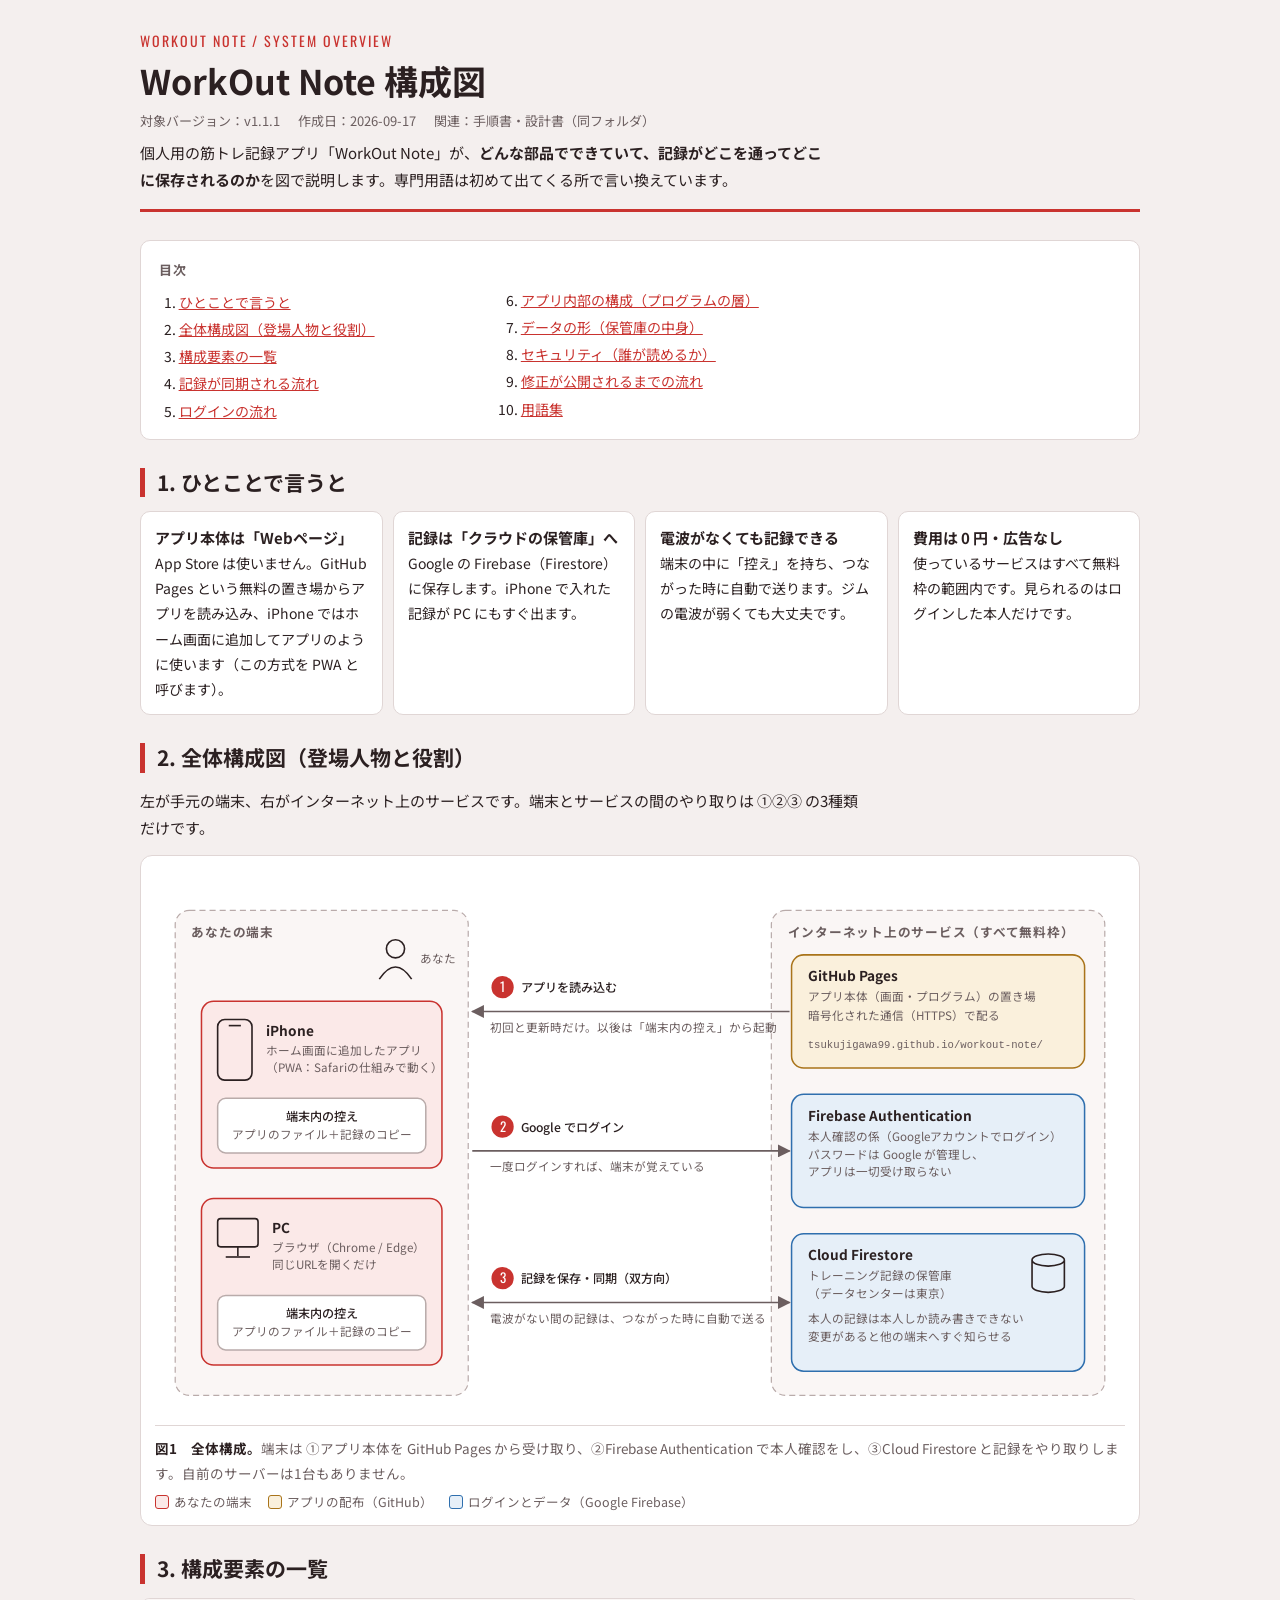
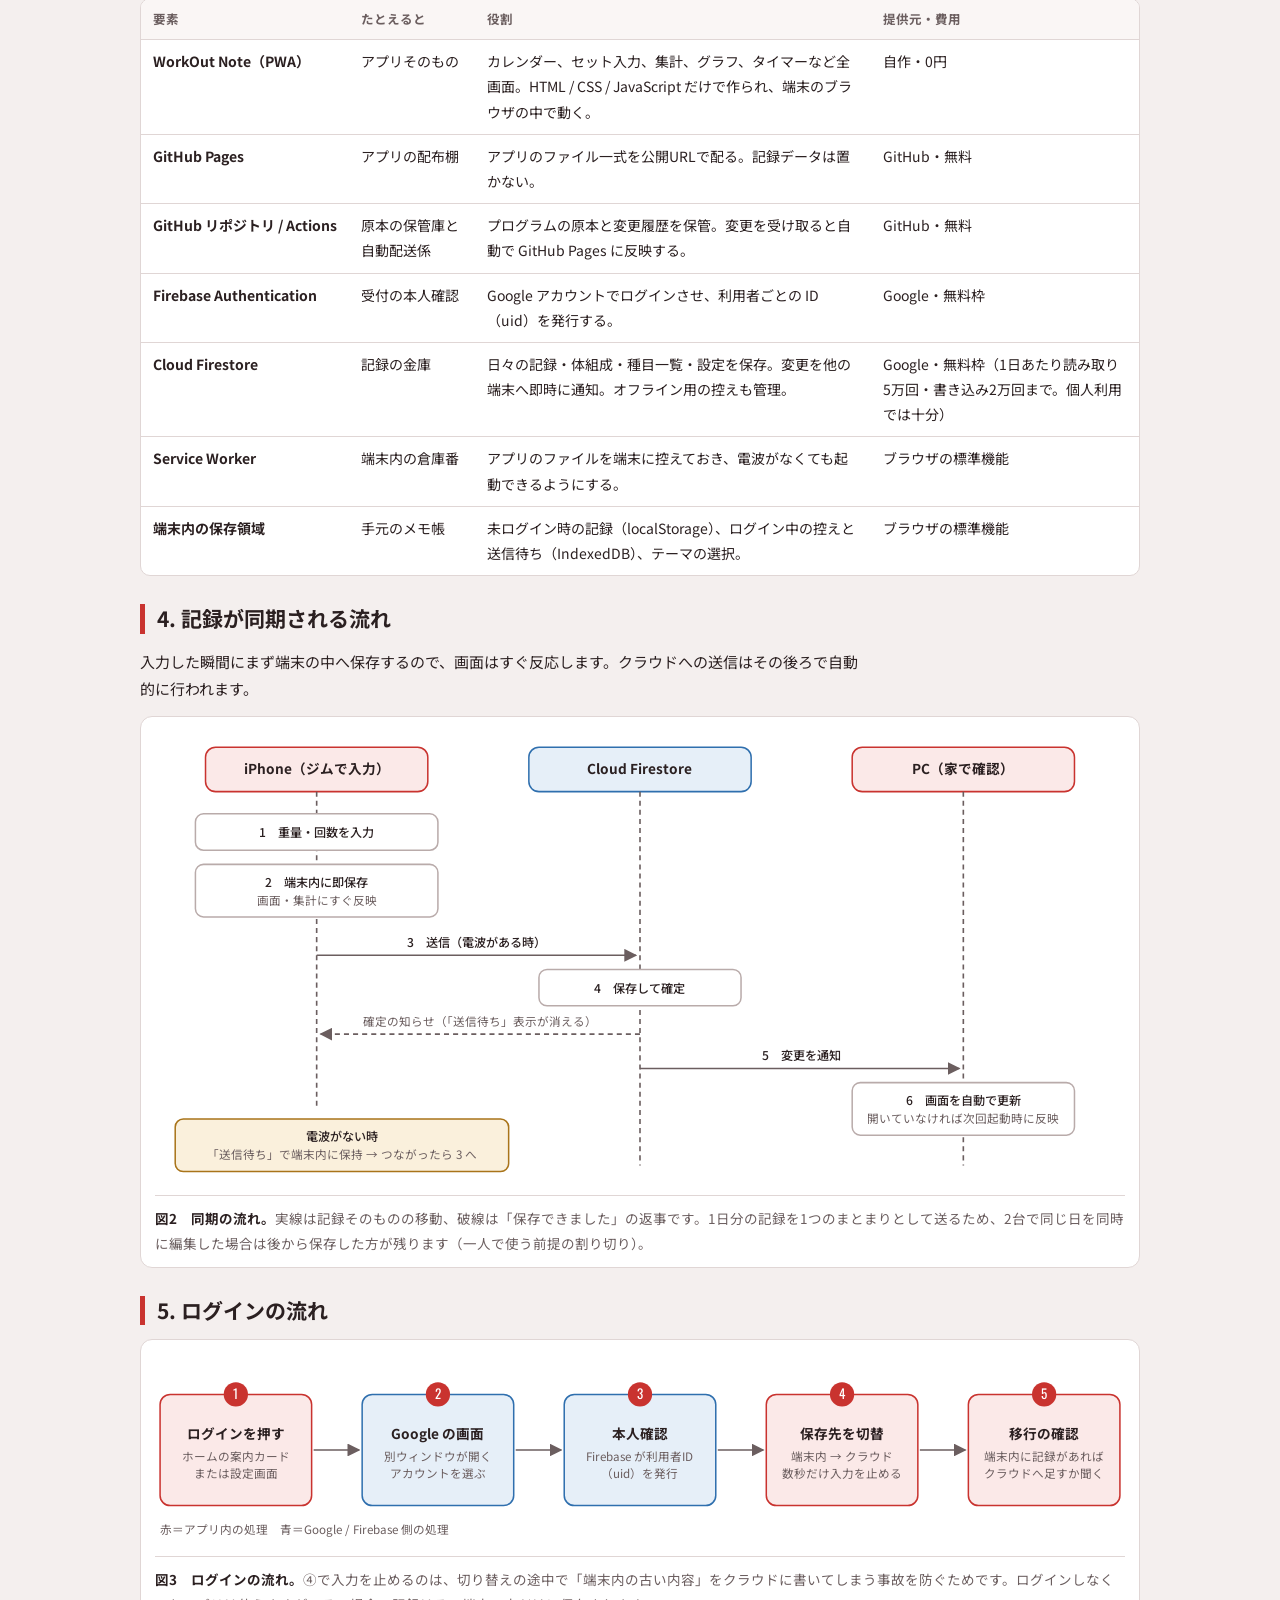
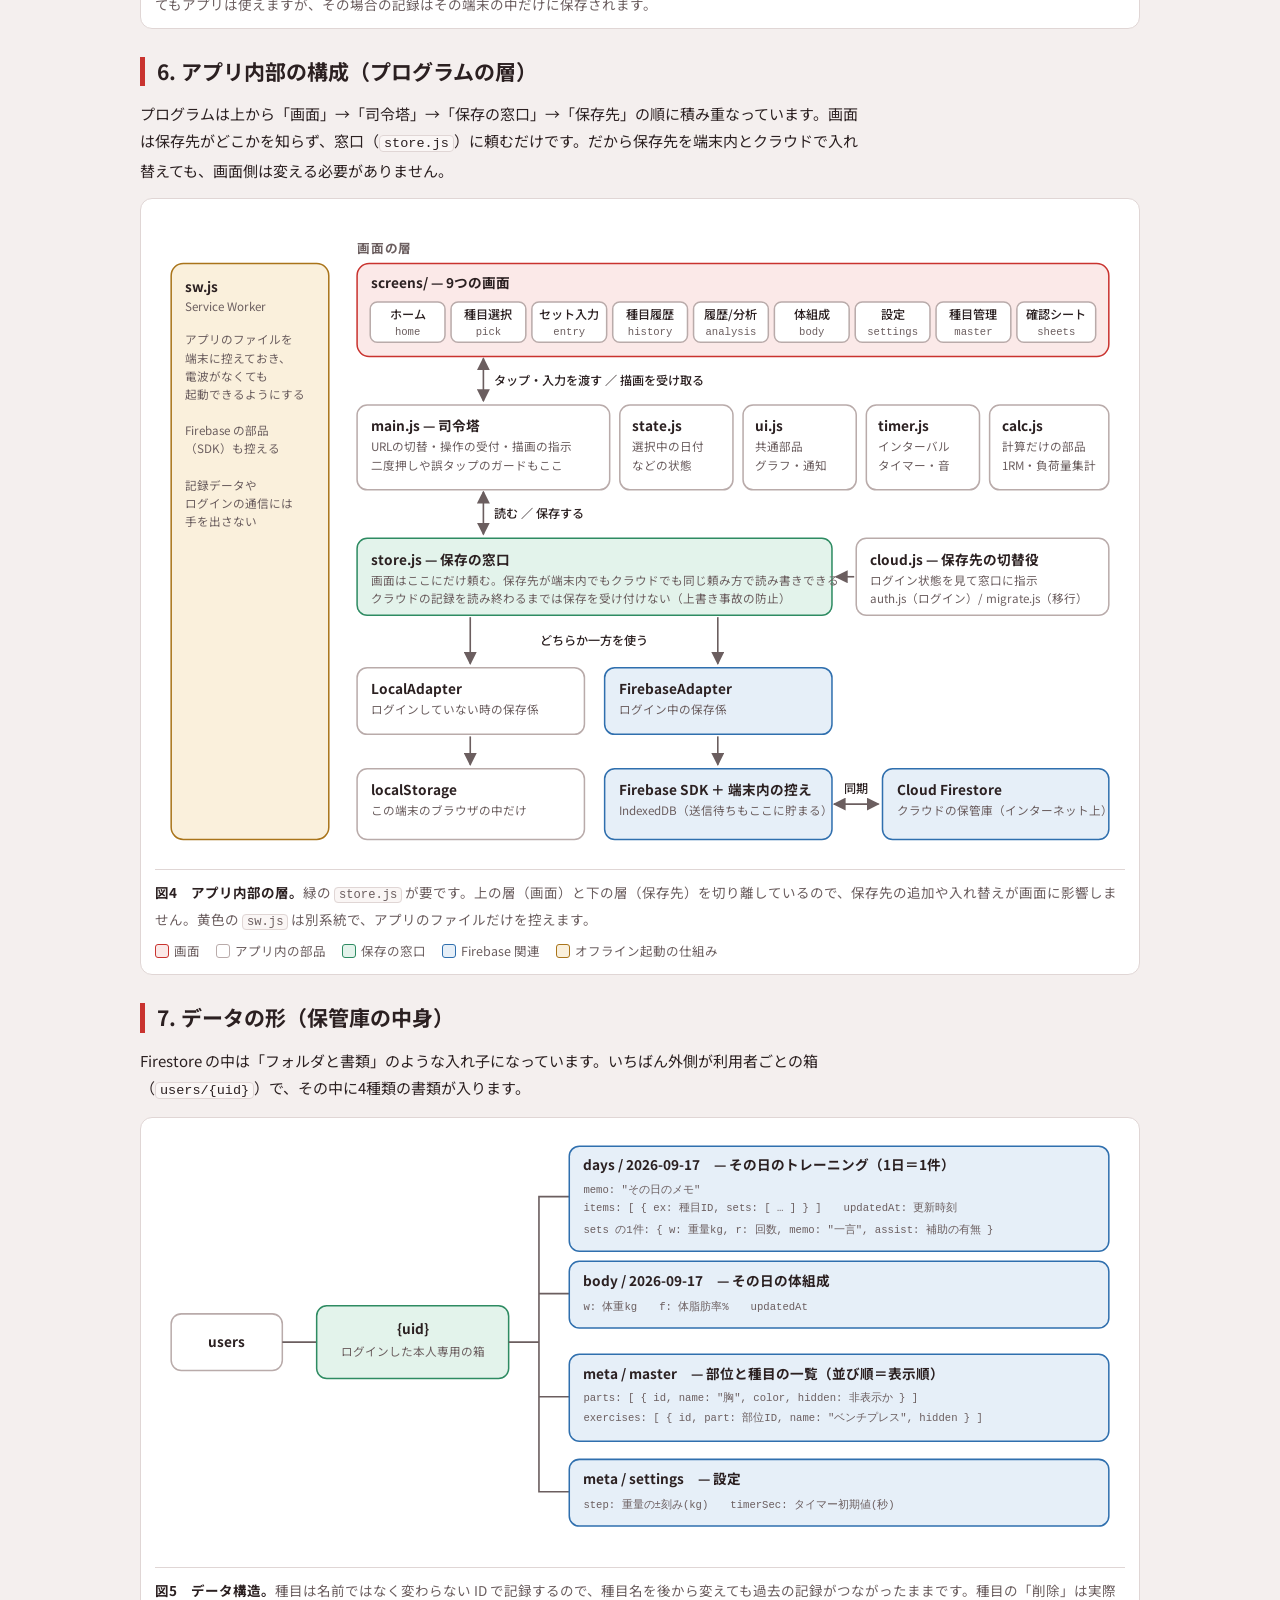
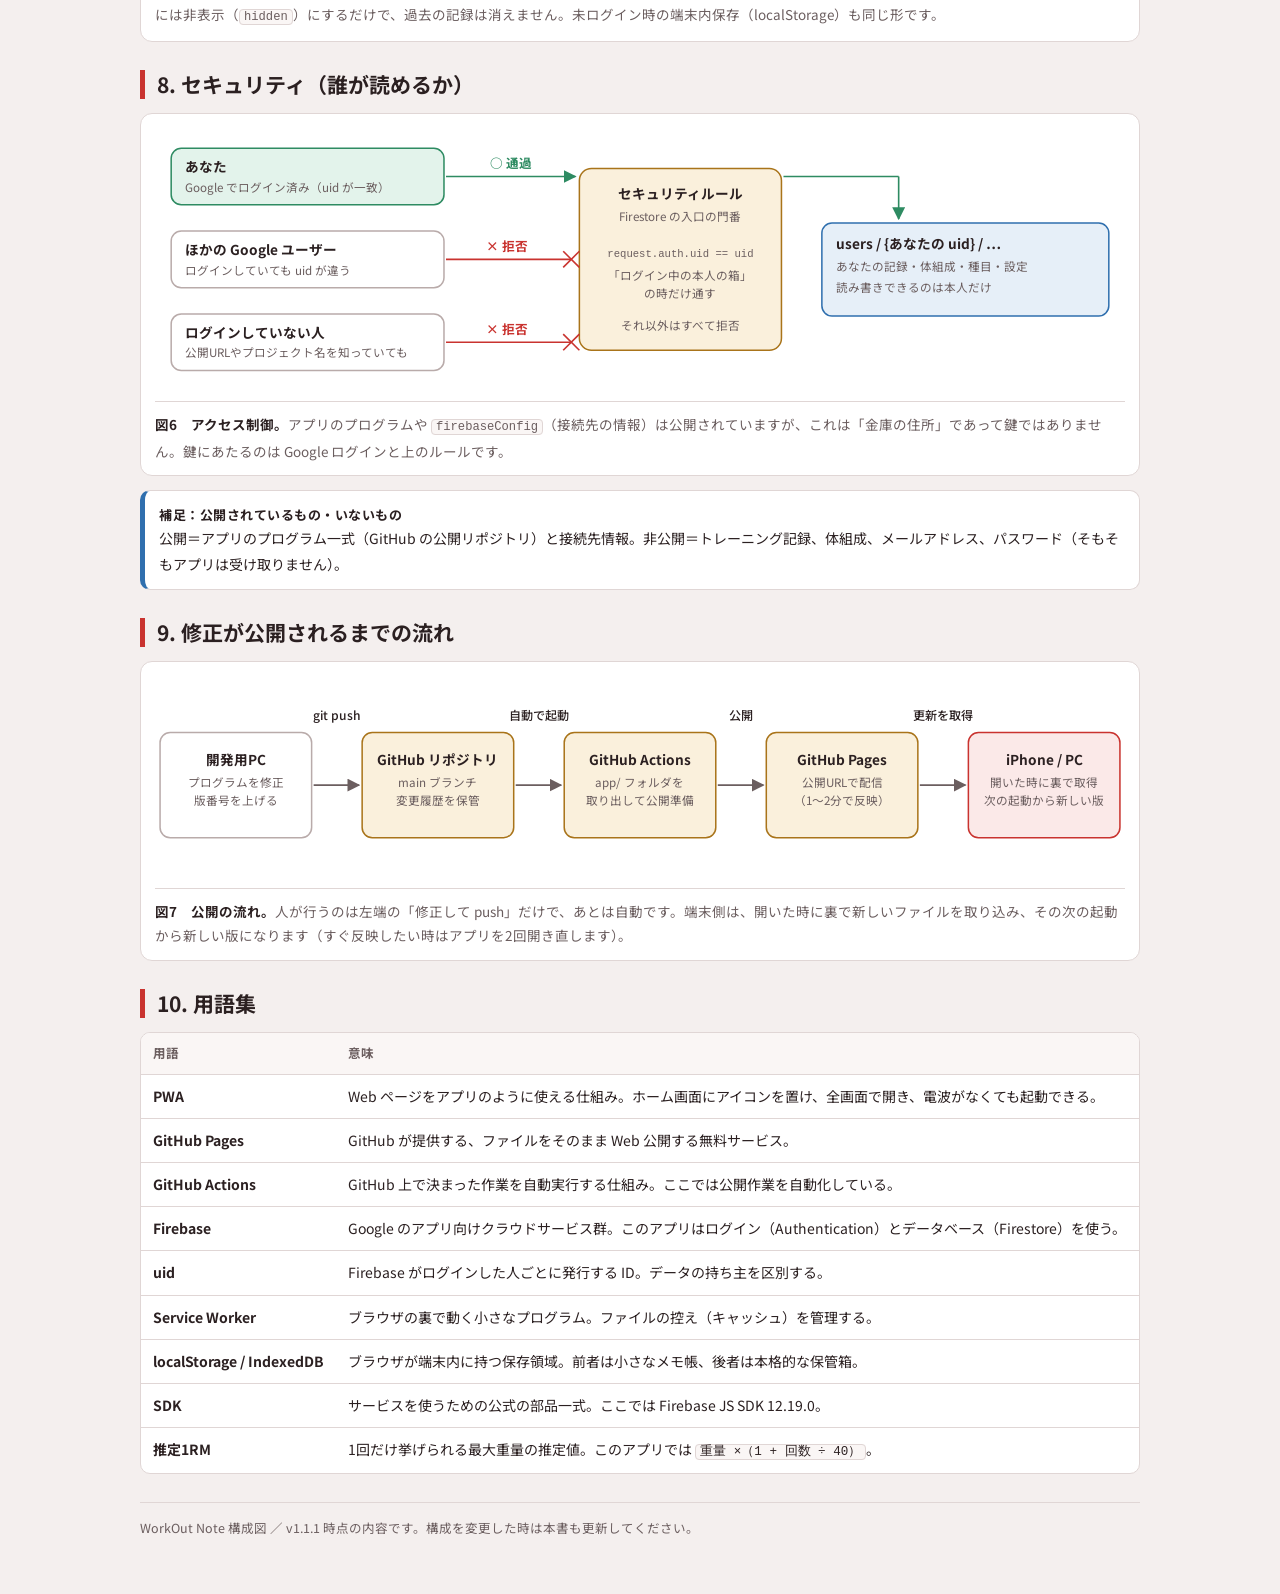
<file: docs/html/WorkOutNote_構成図.html>
<!doctype html>
<meta charset="utf-8">
<meta name="viewport" content="width=device-width, initial-scale=1, viewport-fit=cover">
<title>WorkOut Note 構成図</title>
<link rel="stylesheet" href="https://fonts.googleapis.com/css2?family=Oswald:wght@500;600&family=Noto+Sans+JP:wght@400;500;700&display=swap">
<style>
:root{
  --bg:#F4EFEE; --surface:#FFFFFF; --sunk:#FAF6F5; --ink:#2B2021; --ink-2:#6B5E5F; --line:#E0D6D5; --line-2:#B9ABAA;
  --accent:#C9332F; --accent-weak:#FBE9E8; --blue:#2F6FAE; --blue-weak:#E6EFF8; --green:#2E8B62; --green-weak:#E3F3EB; --amber:#A9741A; --amber-weak:#FAF0DC;
  --disp:"Oswald","Arial Narrow","Noto Sans JP",sans-serif; --body:"Noto Sans JP","Hiragino Sans","Yu Gothic UI","Meiryo",sans-serif; --mono:ui-monospace,"Cascadia Mono",Consolas,monospace;
}
@media (prefers-color-scheme:dark){:root:not([data-theme="light"]){
  --bg:#141112; --surface:#1E1A1B; --sunk:#262122; --ink:#F1EBEB; --ink-2:#A99C9C; --line:#352D2E; --line-2:#5A4E4F;
  --accent:#EC5F5A; --accent-weak:#3A1C1C; --blue:#7FB2E6; --blue-weak:#1B2A3A; --green:#66C79A; --green-weak:#16302A; --amber:#E0B45C; --amber-weak:#33290F;
}}
:root[data-theme="dark"]{
  --bg:#141112; --surface:#1E1A1B; --sunk:#262122; --ink:#F1EBEB; --ink-2:#A99C9C; --line:#352D2E; --line-2:#5A4E4F;
  --accent:#EC5F5A; --accent-weak:#3A1C1C; --blue:#7FB2E6; --blue-weak:#1B2A3A; --green:#66C79A; --green-weak:#16302A; --amber:#E0B45C; --amber-weak:#33290F;
}
*{box-sizing:border-box}
body{margin:0;background:var(--bg);color:var(--ink);font-family:var(--body);font-size:15px;line-height:1.8}
.wrap{max-width:1040px;margin:0 auto;padding-inline:20px;padding-block:28px 64px;display:flex;flex-direction:column;gap:28px}
header.doc{border-bottom:3px solid var(--accent);padding-bottom:16px;display:flex;flex-direction:column;gap:6px}
.kicker{font-family:var(--disp);letter-spacing:.14em;color:var(--accent);font-size:14px}
h1{margin:0;font-size:clamp(24px,4.4vw,34px);line-height:1.3;text-wrap:balance}
.meta{color:var(--ink-2);font-size:13px;display:flex;flex-wrap:wrap;gap:4px 18px}
.lead{max-width:46em;margin:0}
nav.toc{background:var(--surface);border:1px solid var(--line);border-radius:10px;padding:14px 18px}
nav.toc b{font-size:13px;color:var(--ink-2);letter-spacing:.08em}
nav.toc ol{margin:6px 0 0;padding-left:1.4em;columns:2;column-gap:32px;font-size:14px}
@media (max-width:640px){nav.toc ol{columns:1}}
a{color:var(--accent)}
section{display:flex;flex-direction:column;gap:14px}
h2{margin:0;font-size:21px;line-height:1.4;padding-left:12px;border-left:5px solid var(--accent);text-wrap:balance}
h3{margin:6px 0 0;font-size:16px}
p{margin:0;max-width:48em}
ul,ol{margin:0;padding-left:1.5em;max-width:48em}
li{margin:2px 0}
code{font-family:var(--mono);font-size:.9em;background:var(--sunk);border:1px solid var(--line);border-radius:4px;padding:0 4px}
pre{margin:0;background:var(--sunk);border:1px solid var(--line);border-radius:8px;padding:12px 14px;overflow-x:auto;font-family:var(--mono);font-size:13px;line-height:1.6}
pre code{background:none;border:0;padding:0}
figure.fig{margin:0;background:var(--surface);border:1px solid var(--line);border-radius:12px;padding:14px 14px 12px}
.scroll{overflow-x:auto}
figure.fig svg{display:block;width:100%;height:auto;min-width:780px;font-family:var(--body)}
figcaption{margin-top:10px;padding-top:10px;border-top:1px solid var(--line);font-size:13.5px;color:var(--ink-2);max-width:none}
figcaption b{color:var(--ink)}
.tbl{overflow-x:auto;background:var(--surface);border:1px solid var(--line);border-radius:10px}
table{border-collapse:collapse;width:100%;font-size:14px;min-width:640px}
th,td{padding:9px 12px;border-bottom:1px solid var(--line);text-align:left;vertical-align:top}
th{background:var(--sunk);font-size:12.5px;color:var(--ink-2);white-space:nowrap}
tr:last-child td{border-bottom:0}
td:first-child{font-weight:700;white-space:nowrap}
.note,.warn{border-radius:10px;padding:12px 14px;font-size:14px;border:1px solid var(--line);background:var(--surface);border-left:5px solid var(--blue)}
.warn{border-left-color:var(--amber)}
.note b,.warn b{display:block;font-size:13px;letter-spacing:.04em}
.keys{display:grid;grid-template-columns:repeat(auto-fit,minmax(230px,1fr));gap:10px}
.key{background:var(--surface);border:1px solid var(--line);border-radius:10px;padding:12px 14px;font-size:14px}
.key b{display:block;font-size:15px}
.legend{display:flex;flex-wrap:wrap;gap:6px 16px;font-size:12.5px;color:var(--ink-2)}
.legend i{display:inline-block;width:14px;height:14px;border-radius:3px;border:1.5px solid;vertical-align:-2px;margin-right:5px}
.lg-red{background:var(--accent-weak);border-color:var(--accent)!important}.lg-blue{background:var(--blue-weak);border-color:var(--blue)!important}
.lg-amber{background:var(--amber-weak);border-color:var(--amber)!important}.lg-plain{background:var(--surface);border-color:var(--line-2)!important}.lg-green{background:var(--green-weak);border-color:var(--green)!important}
footer{color:var(--ink-2);font-size:12.5px;border-top:1px solid var(--line);padding-top:14px}
/* diagram marks */
.d-zone{fill:var(--sunk);stroke:var(--line-2);stroke-width:1.2;stroke-dasharray:6 4}
.d-box{fill:var(--surface);stroke:var(--line-2);stroke-width:1.5}
.d-red{fill:var(--accent-weak);stroke:var(--accent);stroke-width:1.5}
.d-blue{fill:var(--blue-weak);stroke:var(--blue);stroke-width:1.5}
.d-green{fill:var(--green-weak);stroke:var(--green);stroke-width:1.5}
.d-amber{fill:var(--amber-weak);stroke:var(--amber);stroke-width:1.5}
.d-t{fill:var(--ink);font-size:13.5px;font-weight:700}
.d-s{fill:var(--ink-2);font-size:11.5px}
.d-l{fill:var(--ink);font-size:12px;font-weight:500}
.d-z{fill:var(--ink-2);font-size:12.5px;font-weight:700;letter-spacing:.06em}
.d-m{font-family:var(--mono);font-size:10.5px;fill:var(--ink-2)}
.d-ln{stroke:var(--ink-2);stroke-width:1.6;fill:none}
.d-dash{stroke-dasharray:5 4}
.d-ah{fill:var(--ink-2)}
.d-ok{stroke:var(--green)}.d-ok-t{fill:var(--green);font-size:12.5px;font-weight:700}.d-ah-ok{fill:var(--green)}
.d-ng{stroke:var(--accent)}.d-ng-t{fill:var(--accent);font-size:12.5px;font-weight:700}
.d-ico{fill:none;stroke:var(--ink);stroke-width:1.6}
.d-num{fill:var(--accent)}.d-num-t{fill:#fff;font-family:var(--disp);font-size:13px;text-anchor:middle}
@media print{body{background:#fff}.wrap{padding-block:0}figure.fig,nav.toc{break-inside:avoid}}
</style>

<div class="wrap">
<header class="doc">
  <div class="kicker">WORKOUT NOTE / SYSTEM OVERVIEW</div>
  <h1>WorkOut Note 構成図</h1>
  <div class="meta"><span>対象バージョン：v1.1.1</span><span>作成日：2026-09-17</span><span>関連：手順書・設計書（同フォルダ）</span></div>
  <p class="lead">個人用の筋トレ記録アプリ「WorkOut Note」が、<b>どんな部品でできていて、記録がどこを通ってどこに保存されるのか</b>を図で説明します。専門用語は初めて出てくる所で言い換えています。</p>
</header>

<nav class="toc" aria-label="目次"><b>目次</b>
<ol>
  <li><a href="#s1">ひとことで言うと</a></li>
  <li><a href="#s2">全体構成図（登場人物と役割）</a></li>
  <li><a href="#s3">構成要素の一覧</a></li>
  <li><a href="#s4">記録が同期される流れ</a></li>
  <li><a href="#s5">ログインの流れ</a></li>
  <li><a href="#s6">アプリ内部の構成（プログラムの層）</a></li>
  <li><a href="#s7">データの形（保管庫の中身）</a></li>
  <li><a href="#s8">セキュリティ（誰が読めるか）</a></li>
  <li><a href="#s9">修正が公開されるまでの流れ</a></li>
  <li><a href="#s10">用語集</a></li>
</ol></nav>

<section id="s1">
  <h2>1. ひとことで言うと</h2>
  <div class="keys">
    <div class="key"><b>アプリ本体は「Webページ」</b>App Store は使いません。GitHub Pages という無料の置き場からアプリを読み込み、iPhone ではホーム画面に追加してアプリのように使います（この方式を PWA と呼びます）。</div>
    <div class="key"><b>記録は「クラウドの保管庫」へ</b>Google の Firebase（Firestore）に保存します。iPhone で入れた記録が PC にもすぐ出ます。</div>
    <div class="key"><b>電波がなくても記録できる</b>端末の中に「控え」を持ち、つながった時に自動で送ります。ジムの電波が弱くても大丈夫です。</div>
    <div class="key"><b>費用は 0 円・広告なし</b>使っているサービスはすべて無料枠の範囲内です。見られるのはログインした本人だけです。</div>
  </div>
</section>

<section id="s2">
  <h2>2. 全体構成図（登場人物と役割）</h2>
  <p>左が手元の端末、右がインターネット上のサービスです。端末とサービスの間のやり取りは ①②③ の3種類だけです。</p>
  <figure class="fig"><div class="scroll">
  <svg viewBox="0 0 960 540" role="img" aria-label="全体構成図。iPhoneとPCが、GitHub Pagesからアプリを読み込み、Firebase AuthenticationでGoogleログインし、Cloud Firestoreと記録を双方向に同期する。">
    <defs><marker id="a1" viewBox="0 0 10 10" refX="9" refY="5" markerWidth="8" markerHeight="8" orient="auto-start-reverse"><path d="M0 0L10 5L0 10z" class="d-ah"/></marker></defs>
    <rect x="20" y="40" width="290" height="480" rx="14" class="d-zone"/>
    <text x="36" y="66" class="d-z">あなたの端末</text>
    <circle cx="238" cy="78" r="9" class="d-ico"/><path d="M222 108q16 -24 32 0" class="d-ico"/>
    <text x="262" y="92" class="d-s">あなた</text>

    <rect x="46" y="130" width="238" height="165" rx="12" class="d-red"/>
    <rect x="62" y="148" width="34" height="60" rx="7" class="d-ico"/><line x1="73" y1="154" x2="85" y2="154" class="d-ico"/>
    <text x="110" y="164" class="d-t">iPhone</text>
    <text x="110" y="183" class="d-s">ホーム画面に追加したアプリ</text>
    <text x="110" y="200" class="d-s">（PWA：Safariの仕組みで動く）</text>
    <rect x="62" y="226" width="206" height="54" rx="8" class="d-box"/>
    <text x="165" y="248" text-anchor="middle" class="d-l">端末内の控え</text>
    <text x="165" y="266" text-anchor="middle" class="d-s">アプリのファイル＋記録のコピー</text>

    <rect x="46" y="325" width="238" height="165" rx="12" class="d-red"/>
    <rect x="62" y="345" width="40" height="28" rx="3" class="d-ico"/><line x1="82" y1="373" x2="82" y2="382" class="d-ico"/><line x1="70" y1="383" x2="94" y2="383" class="d-ico"/>
    <text x="116" y="359" class="d-t">PC</text>
    <text x="116" y="378" class="d-s">ブラウザ（Chrome / Edge）</text>
    <text x="116" y="395" class="d-s">同じURLを開くだけ</text>
    <rect x="62" y="421" width="206" height="54" rx="8" class="d-box"/>
    <text x="165" y="443" text-anchor="middle" class="d-l">端末内の控え</text>
    <text x="165" y="461" text-anchor="middle" class="d-s">アプリのファイル＋記録のコピー</text>

    <rect x="610" y="40" width="330" height="480" rx="14" class="d-zone"/>
    <text x="626" y="66" class="d-z">インターネット上のサービス（すべて無料枠）</text>

    <rect x="630" y="84" width="290" height="112" rx="12" class="d-amber"/>
    <text x="646" y="110" class="d-t">GitHub Pages</text>
    <text x="646" y="130" class="d-s">アプリ本体（画面・プログラム）の置き場</text>
    <text x="646" y="148" class="d-s">暗号化された通信（HTTPS）で配る</text>
    <text x="646" y="176" class="d-m">tsukujigawa99.github.io/workout-note/</text>

    <rect x="630" y="222" width="290" height="112" rx="12" class="d-blue"/>
    <text x="646" y="248" class="d-t">Firebase Authentication</text>
    <text x="646" y="268" class="d-s">本人確認の係（Googleアカウントでログイン）</text>
    <text x="646" y="286" class="d-s">パスワードは Google が管理し、</text>
    <text x="646" y="303" class="d-s">アプリは一切受け取らない</text>

    <rect x="630" y="360" width="290" height="136" rx="12" class="d-blue"/>
    <path d="M868 386a16 6 0 1 0 32 0a16 6 0 1 0 -32 0v26a16 6 0 0 0 32 0v-26" class="d-ico"/>
    <text x="646" y="386" class="d-t">Cloud Firestore</text>
    <text x="646" y="406" class="d-s">トレーニング記録の保管庫</text>
    <text x="646" y="424" class="d-s">（データセンターは東京）</text>
    <text x="646" y="448" class="d-s">本人の記録は本人しか読み書きできない</text>
    <text x="646" y="466" class="d-s">変更があると他の端末へすぐ知らせる</text>

    <line x1="628" y1="140" x2="314" y2="140" class="d-ln" marker-end="url(#a1)"/>
    <circle cx="344" cy="116" r="11" class="d-num"/><text x="344" y="121" class="d-num-t">1</text>
    <text x="362" y="121" class="d-l">アプリを読み込む</text>
    <text x="332" y="160" class="d-s">初回と更新時だけ。以後は「端末内の控え」から起動</text>

    <line x1="314" y1="278" x2="628" y2="278" class="d-ln" marker-end="url(#a1)"/>
    <circle cx="344" cy="254" r="11" class="d-num"/><text x="344" y="259" class="d-num-t">2</text>
    <text x="362" y="259" class="d-l">Google でログイン</text>
    <text x="332" y="298" class="d-s">一度ログインすれば、端末が覚えている</text>

    <line x1="314" y1="428" x2="628" y2="428" class="d-ln" marker-start="url(#a1)" marker-end="url(#a1)"/>
    <circle cx="344" cy="404" r="11" class="d-num"/><text x="344" y="409" class="d-num-t">3</text>
    <text x="362" y="409" class="d-l">記録を保存・同期（双方向）</text>
    <text x="332" y="448" class="d-s">電波がない間の記録は、つながった時に自動で送る</text>
  </svg></div>
  <figcaption><b>図1　全体構成。</b>端末は ①アプリ本体を GitHub Pages から受け取り、②Firebase Authentication で本人確認をし、③Cloud Firestore と記録をやり取りします。自前のサーバーは1台もありません。
    <div class="legend" style="margin-top:6px"><span><i class="lg-red"></i>あなたの端末</span><span><i class="lg-amber"></i>アプリの配布（GitHub）</span><span><i class="lg-blue"></i>ログインとデータ（Google Firebase）</span></div>
  </figcaption></figure>
</section>

<section id="s3">
  <h2>3. 構成要素の一覧</h2>
  <div class="tbl"><table>
    <tr><th>要素</th><th>たとえると</th><th>役割</th><th>提供元・費用</th></tr>
    <tr><td>WorkOut Note（PWA）</td><td>アプリそのもの</td><td>カレンダー、セット入力、集計、グラフ、タイマーなど全画面。HTML / CSS / JavaScript だけで作られ、端末のブラウザの中で動く。</td><td>自作・0円</td></tr>
    <tr><td>GitHub Pages</td><td>アプリの配布棚</td><td>アプリのファイル一式を公開URLで配る。記録データは置かない。</td><td>GitHub・無料</td></tr>
    <tr><td>GitHub リポジトリ / Actions</td><td>原本の保管庫と自動配送係</td><td>プログラムの原本と変更履歴を保管。変更を受け取ると自動で GitHub Pages に反映する。</td><td>GitHub・無料</td></tr>
    <tr><td>Firebase Authentication</td><td>受付の本人確認</td><td>Google アカウントでログインさせ、利用者ごとの ID（uid）を発行する。</td><td>Google・無料枠</td></tr>
    <tr><td>Cloud Firestore</td><td>記録の金庫</td><td>日々の記録・体組成・種目一覧・設定を保存。変更を他の端末へ即時に通知。オフライン用の控えも管理。</td><td>Google・無料枠（1日あたり読み取り5万回・書き込み2万回まで。個人利用では十分）</td></tr>
    <tr><td>Service Worker</td><td>端末内の倉庫番</td><td>アプリのファイルを端末に控えておき、電波がなくても起動できるようにする。</td><td>ブラウザの標準機能</td></tr>
    <tr><td>端末内の保存領域</td><td>手元のメモ帳</td><td>未ログイン時の記録（localStorage）、ログイン中の控えと送信待ち（IndexedDB）、テーマの選択。</td><td>ブラウザの標準機能</td></tr>
  </table></div>
</section>

<section id="s4">
  <h2>4. 記録が同期される流れ</h2>
  <p>入力した瞬間にまず端末の中へ保存するので、画面はすぐ反応します。クラウドへの送信はその後ろで自動的に行われます。</p>
  <figure class="fig"><div class="scroll">
  <svg viewBox="0 0 960 450" role="img" aria-label="同期の流れ。iPhoneで入力すると端末内に即保存され、Firestoreへ送信、Firestoreが保存して確定を返し、開いているPCへ変更を通知してPCの画面が更新される。電波がない時は送信待ちとして保持し、復帰時に送信する。">
    <defs><marker id="a4" viewBox="0 0 10 10" refX="9" refY="5" markerWidth="8" markerHeight="8" orient="auto"><path d="M0 0L10 5L0 10z" class="d-ah"/></marker></defs>
    <rect x="50" y="16" width="220" height="44" rx="10" class="d-red"/><text x="160" y="43" text-anchor="middle" class="d-t">iPhone（ジムで入力）</text>
    <rect x="370" y="16" width="220" height="44" rx="10" class="d-blue"/><text x="480" y="43" text-anchor="middle" class="d-t">Cloud Firestore</text>
    <rect x="690" y="16" width="220" height="44" rx="10" class="d-red"/><text x="800" y="43" text-anchor="middle" class="d-t">PC（家で確認）</text>
    <line x1="160" y1="60" x2="160" y2="372" class="d-ln d-dash"/><line x1="480" y1="60" x2="480" y2="430" class="d-ln d-dash"/><line x1="800" y1="60" x2="800" y2="430" class="d-ln d-dash"/>

    <rect x="40" y="82" width="240" height="36" rx="8" class="d-box"/><text x="160" y="105" text-anchor="middle" class="d-l">1　重量・回数を入力</text>
    <rect x="40" y="132" width="240" height="52" rx="8" class="d-box"/><text x="160" y="154" text-anchor="middle" class="d-l">2　端末内に即保存</text><text x="160" y="172" text-anchor="middle" class="d-s">画面・集計にすぐ反映</text>

    <line x1="160" y1="222" x2="476" y2="222" class="d-ln" marker-end="url(#a4)"/><text x="318" y="214" text-anchor="middle" class="d-l">3　送信（電波がある時）</text>
    <rect x="380" y="236" width="200" height="36" rx="8" class="d-box"/><text x="480" y="259" text-anchor="middle" class="d-l">4　保存して確定</text>
    <line x1="480" y1="300" x2="164" y2="300" class="d-ln d-dash" marker-end="url(#a4)"/><text x="322" y="292" text-anchor="middle" class="d-s">確定の知らせ（「送信待ち」表示が消える）</text>
    <line x1="480" y1="334" x2="796" y2="334" class="d-ln" marker-end="url(#a4)"/><text x="640" y="326" text-anchor="middle" class="d-l">5　変更を通知</text>
    <rect x="690" y="348" width="220" height="52" rx="8" class="d-box"/><text x="800" y="370" text-anchor="middle" class="d-l">6　画面を自動で更新</text><text x="800" y="388" text-anchor="middle" class="d-s">開いていなければ次回起動時に反映</text>

    <rect x="20" y="384" width="330" height="52" rx="8" class="d-amber"/><text x="185" y="406" text-anchor="middle" class="d-l">電波がない時</text><text x="185" y="424" text-anchor="middle" class="d-s">「送信待ち」で端末内に保持 → つながったら 3 へ</text>
  </svg></div>
  <figcaption><b>図2　同期の流れ。</b>実線は記録そのものの移動、破線は「保存できました」の返事です。1日分の記録を1つのまとまりとして送るため、2台で同じ日を同時に編集した場合は後から保存した方が残ります（一人で使う前提の割り切り）。</figcaption></figure>
</section>

<section id="s5">
  <h2>5. ログインの流れ</h2>
  <figure class="fig"><div class="scroll">
  <svg viewBox="0 0 960 190" role="img" aria-label="ログインの流れ。ログインを押す、Googleの画面でアカウントを選ぶ、Firebaseが本人確認して利用者IDを発行、保存先を端末内からクラウドへ切替、端末内に記録があれば移行を確認、の5段階。">
    <defs><marker id="a5" viewBox="0 0 10 10" refX="9" refY="5" markerWidth="8" markerHeight="8" orient="auto"><path d="M0 0L10 5L0 10z" class="d-ah"/></marker></defs>
    <g>
      <rect x="5" y="40" width="150" height="110" rx="10" class="d-red"/><rect x="205" y="40" width="150" height="110" rx="10" class="d-blue"/><rect x="405" y="40" width="150" height="110" rx="10" class="d-blue"/><rect x="605" y="40" width="150" height="110" rx="10" class="d-red"/><rect x="805" y="40" width="150" height="110" rx="10" class="d-red"/>
      <line x1="157" y1="95" x2="202" y2="95" class="d-ln" marker-end="url(#a5)"/><line x1="357" y1="95" x2="402" y2="95" class="d-ln" marker-end="url(#a5)"/><line x1="557" y1="95" x2="602" y2="95" class="d-ln" marker-end="url(#a5)"/><line x1="757" y1="95" x2="802" y2="95" class="d-ln" marker-end="url(#a5)"/>
      <circle cx="80" cy="40" r="12" class="d-num"/><text x="80" y="45" class="d-num-t">1</text><circle cx="280" cy="40" r="12" class="d-num"/><text x="280" y="45" class="d-num-t">2</text><circle cx="480" cy="40" r="12" class="d-num"/><text x="480" y="45" class="d-num-t">3</text><circle cx="680" cy="40" r="12" class="d-num"/><text x="680" y="45" class="d-num-t">4</text><circle cx="880" cy="40" r="12" class="d-num"/><text x="880" y="45" class="d-num-t">5</text>
      <text x="80" y="84" text-anchor="middle" class="d-t">ログインを押す</text><text x="80" y="106" text-anchor="middle" class="d-s">ホームの案内カード</text><text x="80" y="123" text-anchor="middle" class="d-s">または設定画面</text>
      <text x="280" y="84" text-anchor="middle" class="d-t">Google の画面</text><text x="280" y="106" text-anchor="middle" class="d-s">別ウィンドウが開く</text><text x="280" y="123" text-anchor="middle" class="d-s">アカウントを選ぶ</text>
      <text x="480" y="84" text-anchor="middle" class="d-t">本人確認</text><text x="480" y="106" text-anchor="middle" class="d-s">Firebase が利用者ID</text><text x="480" y="123" text-anchor="middle" class="d-s">（uid）を発行</text>
      <text x="680" y="84" text-anchor="middle" class="d-t">保存先を切替</text><text x="680" y="106" text-anchor="middle" class="d-s">端末内 → クラウド</text><text x="680" y="123" text-anchor="middle" class="d-s">数秒だけ入力を止める</text>
      <text x="880" y="84" text-anchor="middle" class="d-t">移行の確認</text><text x="880" y="106" text-anchor="middle" class="d-s">端末内に記録があれば</text><text x="880" y="123" text-anchor="middle" class="d-s">クラウドへ足すか聞く</text>
    </g>
    <text x="5" y="178" class="d-s">赤＝アプリ内の処理　青＝Google / Firebase 側の処理</text>
  </svg></div>
  <figcaption><b>図3　ログインの流れ。</b>④で入力を止めるのは、切り替えの途中で「端末内の古い内容」をクラウドに書いてしまう事故を防ぐためです。ログインしなくてもアプリは使えますが、その場合の記録はその端末の中だけに保存されます。</figcaption></figure>
</section>

<section id="s6">
  <h2>6. アプリ内部の構成（プログラムの層）</h2>
  <p>プログラムは上から「画面」→「司令塔」→「保存の窓口」→「保存先」の順に積み重なっています。画面は保存先がどこかを知らず、窓口（<code>store.js</code>）に頼むだけです。だから保存先を端末内とクラウドで入れ替えても、画面側は変える必要がありません。</p>
  <figure class="fig"><div class="scroll">
  <svg viewBox="0 0 960 640" role="img" aria-label="アプリ内部の層構造。画面群がmain.jsに操作を渡し、main.jsがstore.jsを通じて読み書きする。store.jsは未ログイン時はLocalAdapterでlocalStorageへ、ログイン中はFirebaseAdapterでFirebase SDKとその端末内キャッシュを経由してCloud Firestoreへ保存する。cloud.jsがログイン状態を見て保存先を切り替える。sw.jsはアプリのファイルを端末に控える。">
    <defs><marker id="a6" viewBox="0 0 10 10" refX="9" refY="5" markerWidth="8" markerHeight="8" orient="auto-start-reverse"><path d="M0 0L10 5L0 10z" class="d-ah"/></marker></defs>
    <rect x="16" y="50" width="156" height="570" rx="12" class="d-amber"/>
    <text x="30" y="78" class="d-t">sw.js</text><text x="30" y="97" class="d-s">Service Worker</text>
    <text x="30" y="130" class="d-s">アプリのファイルを</text><text x="30" y="148" class="d-s">端末に控えておき、</text><text x="30" y="166" class="d-s">電波がなくても</text><text x="30" y="184" class="d-s">起動できるようにする</text>
    <text x="30" y="220" class="d-s">Firebase の部品</text><text x="30" y="238" class="d-s">（SDK）も控える</text>
    <text x="30" y="274" class="d-s">記録データや</text><text x="30" y="292" class="d-s">ログインの通信には</text><text x="30" y="310" class="d-s">手を出さない</text>

    <text x="200" y="40" class="d-z">画面の層</text>
    <rect x="200" y="50" width="744" height="92" rx="12" class="d-red"/>
    <text x="214" y="74" class="d-t">screens/ — 9つの画面</text>
    <g>
      <rect x="213" y="88" width="74" height="40" rx="7" class="d-box"/><rect x="293" y="88" width="74" height="40" rx="7" class="d-box"/><rect x="373" y="88" width="74" height="40" rx="7" class="d-box"/><rect x="453" y="88" width="74" height="40" rx="7" class="d-box"/><rect x="533" y="88" width="74" height="40" rx="7" class="d-box"/><rect x="613" y="88" width="74" height="40" rx="7" class="d-box"/><rect x="693" y="88" width="74" height="40" rx="7" class="d-box"/><rect x="773" y="88" width="74" height="40" rx="7" class="d-box"/><rect x="853" y="88" width="78" height="40" rx="7" class="d-box"/>
      <text x="250" y="105" text-anchor="middle" class="d-l">ホーム</text><text x="250" y="121" text-anchor="middle" class="d-m">home</text>
      <text x="330" y="105" text-anchor="middle" class="d-l">種目選択</text><text x="330" y="121" text-anchor="middle" class="d-m">pick</text>
      <text x="410" y="105" text-anchor="middle" class="d-l">セット入力</text><text x="410" y="121" text-anchor="middle" class="d-m">entry</text>
      <text x="490" y="105" text-anchor="middle" class="d-l">種目履歴</text><text x="490" y="121" text-anchor="middle" class="d-m">history</text>
      <text x="570" y="105" text-anchor="middle" class="d-l">履歴/分析</text><text x="570" y="121" text-anchor="middle" class="d-m">analysis</text>
      <text x="650" y="105" text-anchor="middle" class="d-l">体組成</text><text x="650" y="121" text-anchor="middle" class="d-m">body</text>
      <text x="730" y="105" text-anchor="middle" class="d-l">設定</text><text x="730" y="121" text-anchor="middle" class="d-m">settings</text>
      <text x="810" y="105" text-anchor="middle" class="d-l">種目管理</text><text x="810" y="121" text-anchor="middle" class="d-m">master</text>
      <text x="892" y="105" text-anchor="middle" class="d-l">確認シート</text><text x="892" y="121" text-anchor="middle" class="d-m">sheets</text>
    </g>
    <line x1="325" y1="144" x2="325" y2="186" class="d-ln" marker-start="url(#a6)" marker-end="url(#a6)"/><text x="336" y="170" class="d-l">タップ・入力を渡す ／ 描画を受け取る</text>

    <text x="200" y="182" class="d-z" style="display:none">制御の層</text>
    <rect x="200" y="190" width="250" height="84" rx="10" class="d-box"/><text x="214" y="216" class="d-t">main.js — 司令塔</text><text x="214" y="236" class="d-s">URLの切替・操作の受付・描画の指示</text><text x="214" y="254" class="d-s">二度押しや誤タップのガードもここ</text>
    <rect x="460" y="190" width="112" height="84" rx="10" class="d-box"/><text x="472" y="216" class="d-t">state.js</text><text x="472" y="236" class="d-s">選択中の日付</text><text x="472" y="254" class="d-s">などの状態</text>
    <rect x="582" y="190" width="112" height="84" rx="10" class="d-box"/><text x="594" y="216" class="d-t">ui.js</text><text x="594" y="236" class="d-s">共通部品</text><text x="594" y="254" class="d-s">グラフ・通知</text>
    <rect x="704" y="190" width="112" height="84" rx="10" class="d-box"/><text x="716" y="216" class="d-t">timer.js</text><text x="716" y="236" class="d-s">インターバル</text><text x="716" y="254" class="d-s">タイマー・音</text>
    <rect x="826" y="190" width="118" height="84" rx="10" class="d-box"/><text x="838" y="216" class="d-t">calc.js</text><text x="838" y="236" class="d-s">計算だけの部品</text><text x="838" y="254" class="d-s">1RM・負荷量集計</text>

    <line x1="325" y1="276" x2="325" y2="318" class="d-ln" marker-start="url(#a6)" marker-end="url(#a6)"/><text x="336" y="302" class="d-l">読む ／ 保存する</text>
    <rect x="200" y="322" width="470" height="76" rx="10" class="d-green"/><text x="214" y="348" class="d-t">store.js — 保存の窓口</text><text x="214" y="368" class="d-s">画面はここにだけ頼む。保存先が端末内でもクラウドでも同じ頼み方で読み書きできる</text><text x="214" y="386" class="d-s">クラウドの記録を読み終わるまでは保存を受け付けない（上書き事故の防止）</text>
    <rect x="694" y="322" width="250" height="76" rx="10" class="d-box"/><text x="708" y="348" class="d-t">cloud.js — 保存先の切替役</text><text x="708" y="368" class="d-s">ログイン状態を見て窓口に指示</text><text x="708" y="386" class="d-s">auth.js（ログイン）/ migrate.js（移行）</text>
    <line x1="692" y1="360" x2="674" y2="360" class="d-ln" marker-end="url(#a6)"/>

    <line x1="312" y1="400" x2="312" y2="446" class="d-ln" marker-end="url(#a6)"/><line x1="557" y1="400" x2="557" y2="446" class="d-ln" marker-end="url(#a6)"/>
    <text x="434" y="428" text-anchor="middle" class="d-l">どちらか一方を使う</text>
    <rect x="200" y="450" width="225" height="66" rx="10" class="d-box"/><text x="214" y="476" class="d-t">LocalAdapter</text><text x="214" y="496" class="d-s">ログインしていない時の保存係</text>
    <rect x="445" y="450" width="225" height="66" rx="10" class="d-blue"/><text x="459" y="476" class="d-t">FirebaseAdapter</text><text x="459" y="496" class="d-s">ログイン中の保存係</text>

    <line x1="312" y1="518" x2="312" y2="546" class="d-ln" marker-end="url(#a6)"/><line x1="557" y1="518" x2="557" y2="546" class="d-ln" marker-end="url(#a6)"/>
    <rect x="200" y="550" width="225" height="70" rx="10" class="d-box"/><text x="214" y="576" class="d-t">localStorage</text><text x="214" y="596" class="d-s">この端末のブラウザの中だけ</text>
    <rect x="445" y="550" width="225" height="70" rx="10" class="d-blue"/><text x="459" y="576" class="d-t">Firebase SDK ＋ 端末内の控え</text><text x="459" y="596" class="d-s">IndexedDB（送信待ちもここに貯まる）</text>
    <line x1="672" y1="585" x2="716" y2="585" class="d-ln" marker-start="url(#a6)" marker-end="url(#a6)"/><text x="694" y="574" text-anchor="middle" class="d-l">同期</text>
    <rect x="720" y="550" width="224" height="70" rx="10" class="d-blue"/><text x="734" y="576" class="d-t">Cloud Firestore</text><text x="734" y="596" class="d-s">クラウドの保管庫（インターネット上）</text>
  </svg></div>
  <figcaption><b>図4　アプリ内部の層。</b>緑の <code>store.js</code> が要です。上の層（画面）と下の層（保存先）を切り離しているので、保存先の追加や入れ替えが画面に影響しません。黄色の <code>sw.js</code> は別系統で、アプリのファイルだけを控えます。
    <div class="legend" style="margin-top:6px"><span><i class="lg-red"></i>画面</span><span><i class="lg-plain"></i>アプリ内の部品</span><span><i class="lg-green"></i>保存の窓口</span><span><i class="lg-blue"></i>Firebase 関連</span><span><i class="lg-amber"></i>オフライン起動の仕組み</span></div>
  </figcaption></figure>
</section>

<section id="s7">
  <h2>7. データの形（保管庫の中身）</h2>
  <p>Firestore の中は「フォルダと書類」のような入れ子になっています。いちばん外側が利用者ごとの箱（<code>users/{uid}</code>）で、その中に4種類の書類が入ります。</p>
  <figure class="fig"><div class="scroll">
  <svg viewBox="0 0 960 420" role="img" aria-label="データ構造。usersの下に利用者IDごとの箱があり、その中に日付ごとのdays、日付ごとのbody、meta/master、meta/settingsの4種類のドキュメントがある。">
    <rect x="16" y="180" width="110" height="56" rx="10" class="d-box"/><text x="71" y="213" text-anchor="middle" class="d-t">users</text>
    <line x1="126" y1="208" x2="160" y2="208" class="d-ln"/>
    <rect x="160" y="172" width="190" height="72" rx="10" class="d-green"/><text x="255" y="200" text-anchor="middle" class="d-t">{uid}</text><text x="255" y="222" text-anchor="middle" class="d-s">ログインした本人専用の箱</text>
    <path d="M350 208H380V64H410M380 208V160H410M380 208V262H410M380 262V356H410" class="d-ln"/>

    <rect x="410" y="14" width="534" height="104" rx="10" class="d-blue"/>
    <text x="424" y="38" class="d-t">days / 2026-09-17　— その日のトレーニング（1日＝1件）</text>
    <text x="424" y="60" class="d-m">memo: "その日のメモ"</text>
    <text x="424" y="78" class="d-m">items: [ { ex: 種目ID, sets: [ … ] } ]　　updatedAt: 更新時刻</text>
    <text x="424" y="100" class="d-m">sets の1件: { w: 重量kg, r: 回数, memo: "一言", assist: 補助の有無 }</text>

    <rect x="410" y="128" width="534" height="66" rx="10" class="d-blue"/>
    <text x="424" y="152" class="d-t">body / 2026-09-17　— その日の体組成</text>
    <text x="424" y="176" class="d-m">w: 体重kg　　f: 体脂肪率%　　updatedAt</text>

    <rect x="410" y="220" width="534" height="86" rx="10" class="d-blue"/>
    <text x="424" y="244" class="d-t">meta / master　— 部位と種目の一覧（並び順＝表示順）</text>
    <text x="424" y="266" class="d-m">parts:     [ { id, name: "胸", color, hidden: 非表示か } ]</text>
    <text x="424" y="286" class="d-m">exercises: [ { id, part: 部位ID, name: "ベンチプレス", hidden } ]</text>

    <rect x="410" y="324" width="534" height="66" rx="10" class="d-blue"/>
    <text x="424" y="348" class="d-t">meta / settings　— 設定</text>
    <text x="424" y="372" class="d-m">step: 重量の±刻み(kg)　　timerSec: タイマー初期値(秒)</text>
  </svg></div>
  <figcaption><b>図5　データ構造。</b>種目は名前ではなく変わらない ID で記録するので、種目名を後から変えても過去の記録がつながったままです。種目の「削除」は実際には非表示（<code>hidden</code>）にするだけで、過去の記録は消えません。未ログイン時の端末内保存（localStorage）も同じ形です。</figcaption></figure>
</section>

<section id="s8">
  <h2>8. セキュリティ（誰が読めるか）</h2>
  <figure class="fig"><div class="scroll">
  <svg viewBox="0 0 960 260" role="img" aria-label="セキュリティ。ログイン済みで利用者IDが一致する本人だけがセキュリティルールを通過して自分のデータを読み書きできる。他のGoogleユーザーと未ログインの人は拒否される。">
    <defs><marker id="a8" viewBox="0 0 10 10" refX="9" refY="5" markerWidth="8" markerHeight="8" orient="auto"><path d="M0 0L10 5L0 10z" class="d-ah-ok"/></marker></defs>
    <rect x="16" y="20" width="270" height="56" rx="10" class="d-green"/><text x="30" y="44" class="d-t">あなた</text><text x="30" y="63" class="d-s">Google でログイン済み（uid が一致）</text>
    <rect x="16" y="102" width="270" height="56" rx="10" class="d-box"/><text x="30" y="126" class="d-t">ほかの Google ユーザー</text><text x="30" y="145" class="d-s">ログインしていても uid が違う</text>
    <rect x="16" y="184" width="270" height="56" rx="10" class="d-box"/><text x="30" y="208" class="d-t">ログインしていない人</text><text x="30" y="227" class="d-s">公開URLやプロジェクト名を知っていても</text>

    <rect x="420" y="40" width="200" height="180" rx="12" class="d-amber"/>
    <text x="520" y="70" text-anchor="middle" class="d-t">セキュリティルール</text>
    <text x="520" y="92" text-anchor="middle" class="d-s">Firestore の入口の門番</text>
    <text x="520" y="128" text-anchor="middle" class="d-m">request.auth.uid == uid</text>
    <text x="520" y="150" text-anchor="middle" class="d-s">「ログイン中の本人の箱」</text><text x="520" y="168" text-anchor="middle" class="d-s">の時だけ通す</text>
    <text x="520" y="200" text-anchor="middle" class="d-s">それ以外はすべて拒否</text>

    <line x1="288" y1="48" x2="416" y2="48" class="d-ln d-ok" marker-end="url(#a8)"/><text x="352" y="40" text-anchor="middle" class="d-ok-t">○ 通過</text>
    <line x1="288" y1="130" x2="412" y2="130" class="d-ln d-ng"/><line x1="404" y1="122" x2="420" y2="138" class="d-ln d-ng"/><line x1="420" y1="122" x2="404" y2="138" class="d-ln d-ng"/><text x="348" y="122" text-anchor="middle" class="d-ng-t">× 拒否</text>
    <line x1="288" y1="212" x2="412" y2="212" class="d-ln d-ng"/><line x1="404" y1="204" x2="420" y2="220" class="d-ln d-ng"/><line x1="420" y1="204" x2="404" y2="220" class="d-ln d-ng"/><text x="348" y="204" text-anchor="middle" class="d-ng-t">× 拒否</text>

    <line x1="622" y1="48" x2="736" y2="48" class="d-ln d-ok"/><line x1="736" y1="48" x2="736" y2="90" class="d-ln d-ok" marker-end="url(#a8)"/>
    <rect x="660" y="94" width="284" height="92" rx="10" class="d-blue"/><text x="674" y="120" class="d-t">users / {あなたの uid} / …</text><text x="674" y="142" class="d-s">あなたの記録・体組成・種目・設定</text><text x="674" y="162" class="d-s">読み書きできるのは本人だけ</text>
  </svg></div>
  <figcaption><b>図6　アクセス制御。</b>アプリのプログラムや <code>firebaseConfig</code>（接続先の情報）は公開されていますが、これは「金庫の住所」であって鍵ではありません。鍵にあたるのは Google ログインと上のルールです。</figcaption></figure>
  <div class="note"><b>補足：公開されているもの・いないもの</b>公開＝アプリのプログラム一式（GitHub の公開リポジトリ）と接続先情報。非公開＝トレーニング記録、体組成、メールアドレス、パスワード（そもそもアプリは受け取りません）。</div>
</section>

<section id="s9">
  <h2>9. 修正が公開されるまでの流れ</h2>
  <figure class="fig"><div class="scroll">
  <svg viewBox="0 0 960 200" role="img" aria-label="公開の流れ。開発用PCで修正してgit pushすると、GitHubリポジトリのmainブランチに入り、GitHub Actionsが自動で起動してappフォルダをGitHub Pagesへ公開し、iPhoneやPCは次に開いた時に新しい版を取得する。">
    <defs><marker id="a9" viewBox="0 0 10 10" refX="9" refY="5" markerWidth="8" markerHeight="8" orient="auto"><path d="M0 0L10 5L0 10z" class="d-ah"/></marker></defs>
    <rect x="5" y="56" width="150" height="104" rx="10" class="d-box"/><rect x="205" y="56" width="150" height="104" rx="10" class="d-amber"/><rect x="405" y="56" width="150" height="104" rx="10" class="d-amber"/><rect x="605" y="56" width="150" height="104" rx="10" class="d-amber"/><rect x="805" y="56" width="150" height="104" rx="10" class="d-red"/>
    <line x1="157" y1="108" x2="202" y2="108" class="d-ln" marker-end="url(#a9)"/><line x1="357" y1="108" x2="402" y2="108" class="d-ln" marker-end="url(#a9)"/><line x1="557" y1="108" x2="602" y2="108" class="d-ln" marker-end="url(#a9)"/><line x1="757" y1="108" x2="802" y2="108" class="d-ln" marker-end="url(#a9)"/>
    <text x="180" y="44" text-anchor="middle" class="d-l">git push</text><text x="380" y="44" text-anchor="middle" class="d-l">自動で起動</text><text x="580" y="44" text-anchor="middle" class="d-l">公開</text><text x="780" y="44" text-anchor="middle" class="d-l">更新を取得</text>
    <text x="80" y="88" text-anchor="middle" class="d-t">開発用PC</text><text x="80" y="110" text-anchor="middle" class="d-s">プログラムを修正</text><text x="80" y="128" text-anchor="middle" class="d-s">版番号を上げる</text>
    <text x="280" y="88" text-anchor="middle" class="d-t">GitHub リポジトリ</text><text x="280" y="110" text-anchor="middle" class="d-s">main ブランチ</text><text x="280" y="128" text-anchor="middle" class="d-s">変更履歴を保管</text>
    <text x="480" y="88" text-anchor="middle" class="d-t">GitHub Actions</text><text x="480" y="110" text-anchor="middle" class="d-s">app/ フォルダを</text><text x="480" y="128" text-anchor="middle" class="d-s">取り出して公開準備</text>
    <text x="680" y="88" text-anchor="middle" class="d-t">GitHub Pages</text><text x="680" y="110" text-anchor="middle" class="d-s">公開URLで配信</text><text x="680" y="128" text-anchor="middle" class="d-s">（1〜2分で反映）</text>
    <text x="880" y="88" text-anchor="middle" class="d-t">iPhone / PC</text><text x="880" y="110" text-anchor="middle" class="d-s">開いた時に裏で取得</text><text x="880" y="128" text-anchor="middle" class="d-s">次の起動から新しい版</text>
  </svg></div>
  <figcaption><b>図7　公開の流れ。</b>人が行うのは左端の「修正して push」だけで、あとは自動です。端末側は、開いた時に裏で新しいファイルを取り込み、その次の起動から新しい版になります（すぐ反映したい時はアプリを2回開き直します）。</figcaption></figure>
</section>

<section id="s10">
  <h2>10. 用語集</h2>
  <div class="tbl"><table>
    <tr><th>用語</th><th>意味</th></tr>
    <tr><td>PWA</td><td>Web ページをアプリのように使える仕組み。ホーム画面にアイコンを置け、全画面で開き、電波がなくても起動できる。</td></tr>
    <tr><td>GitHub Pages</td><td>GitHub が提供する、ファイルをそのまま Web 公開する無料サービス。</td></tr>
    <tr><td>GitHub Actions</td><td>GitHub 上で決まった作業を自動実行する仕組み。ここでは公開作業を自動化している。</td></tr>
    <tr><td>Firebase</td><td>Google のアプリ向けクラウドサービス群。このアプリはログイン（Authentication）とデータベース（Firestore）を使う。</td></tr>
    <tr><td>uid</td><td>Firebase がログインした人ごとに発行する ID。データの持ち主を区別する。</td></tr>
    <tr><td>Service Worker</td><td>ブラウザの裏で動く小さなプログラム。ファイルの控え（キャッシュ）を管理する。</td></tr>
    <tr><td>localStorage / IndexedDB</td><td>ブラウザが端末内に持つ保存領域。前者は小さなメモ帳、後者は本格的な保管箱。</td></tr>
    <tr><td>SDK</td><td>サービスを使うための公式の部品一式。ここでは Firebase JS SDK 12.19.0。</td></tr>
    <tr><td>推定1RM</td><td>1回だけ挙げられる最大重量の推定値。このアプリでは <code>重量 ×（1 + 回数 ÷ 40）</code>。</td></tr>
  </table></div>
</section>

<footer>WorkOut Note 構成図 ／ v1.1.1 時点の内容です。構成を変更した時は本書も更新してください。</footer>
</div>
</file>
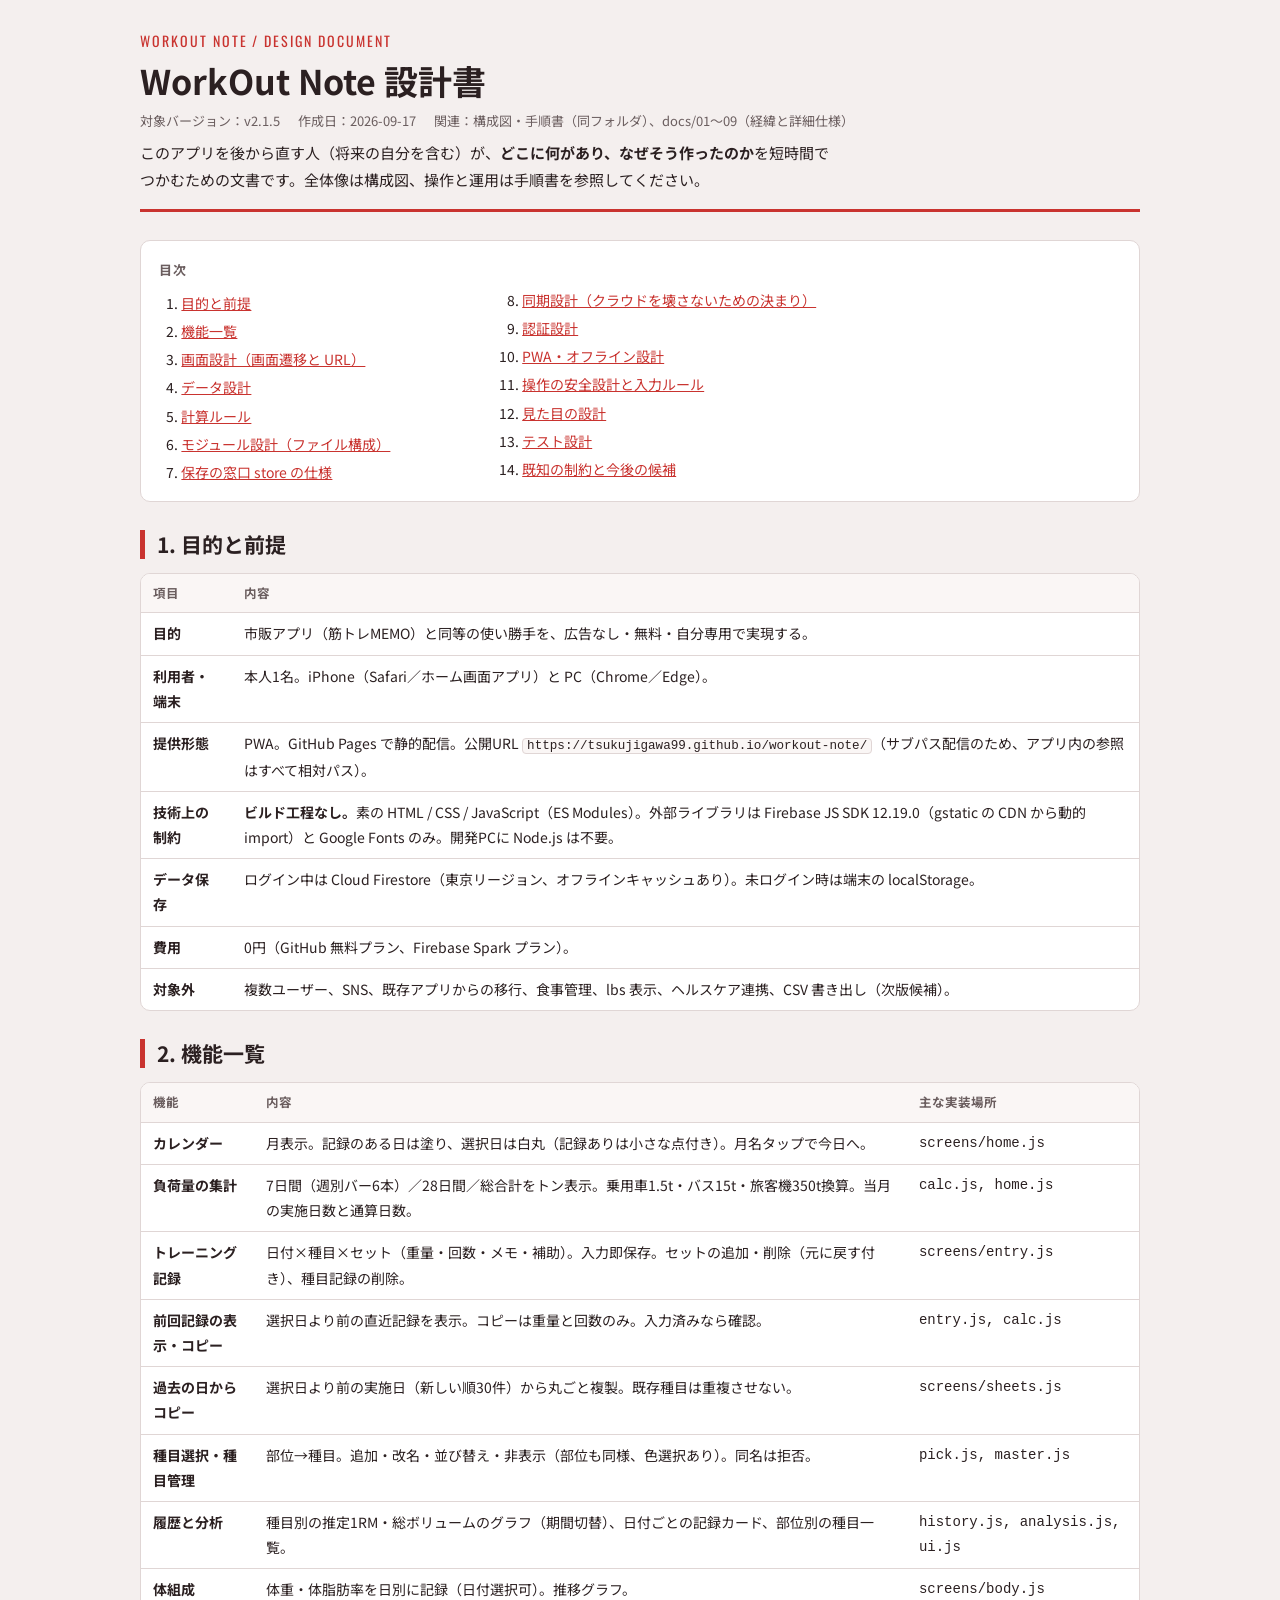
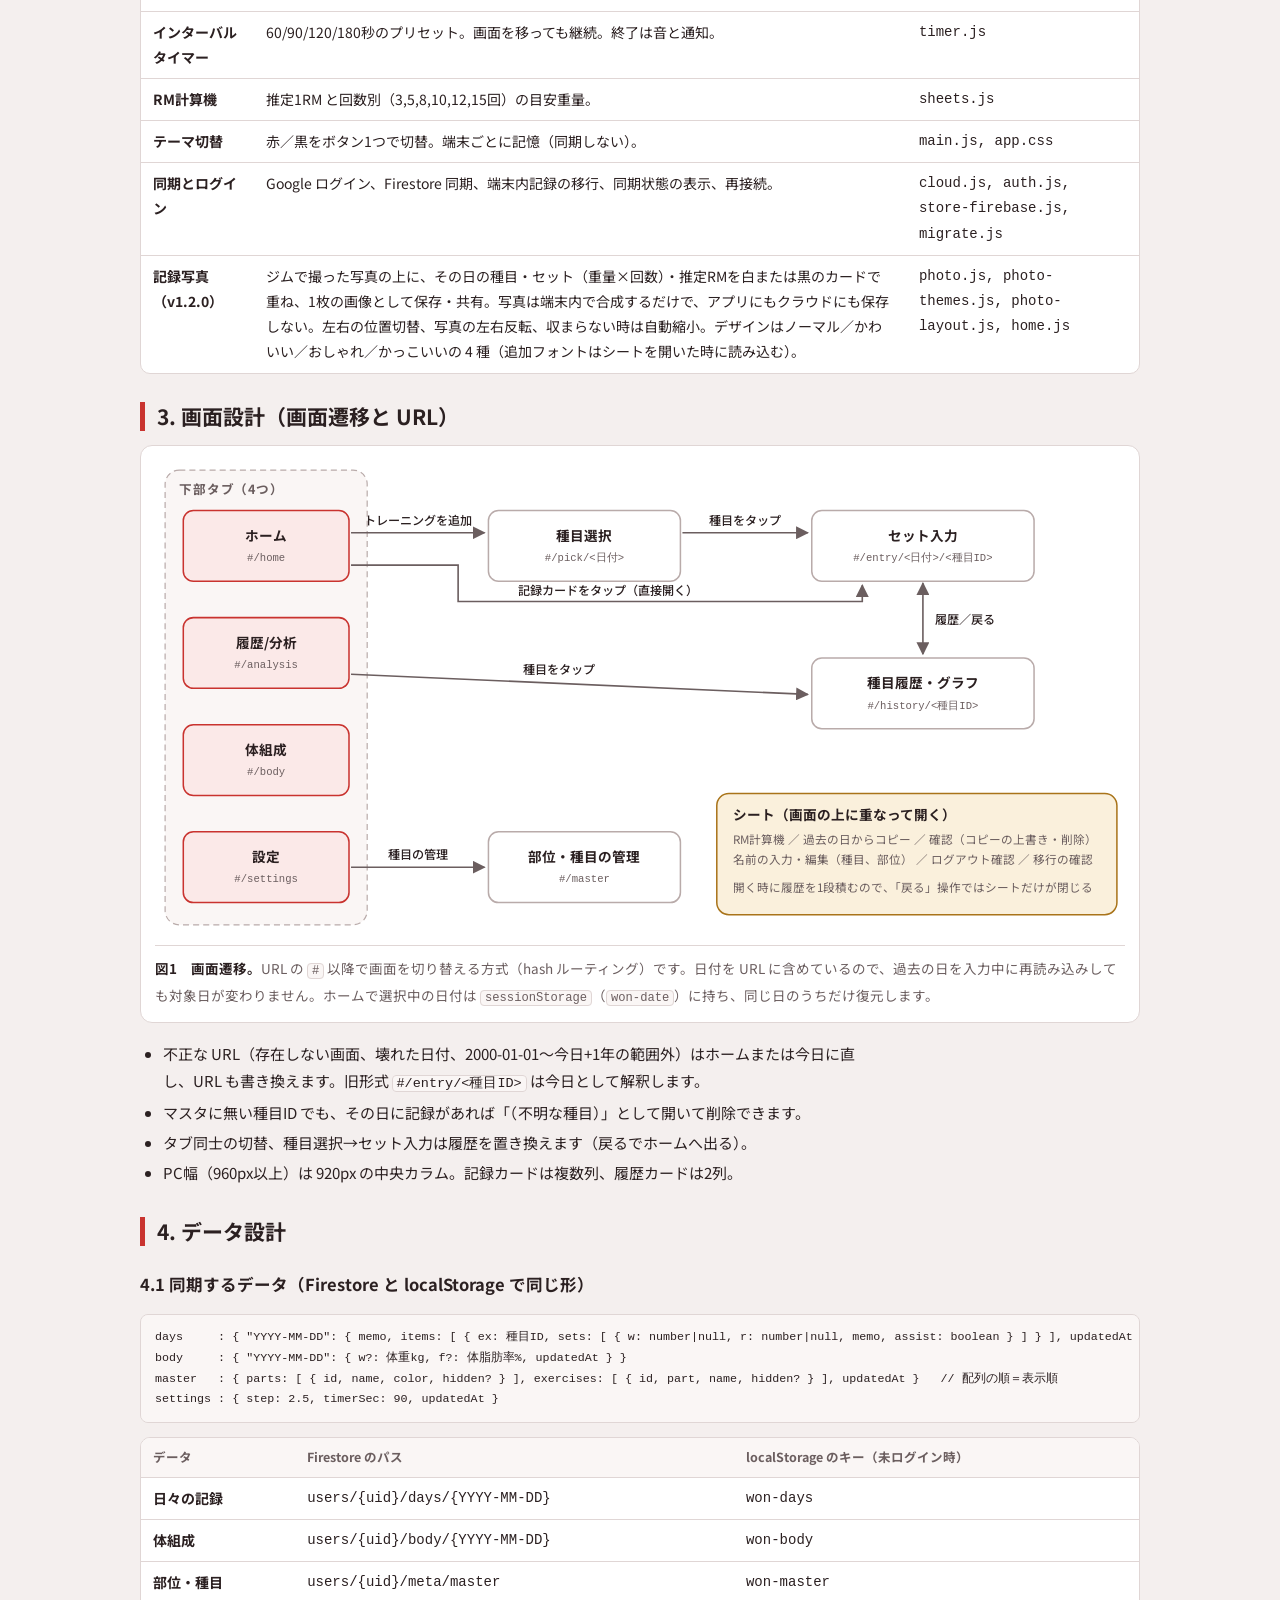
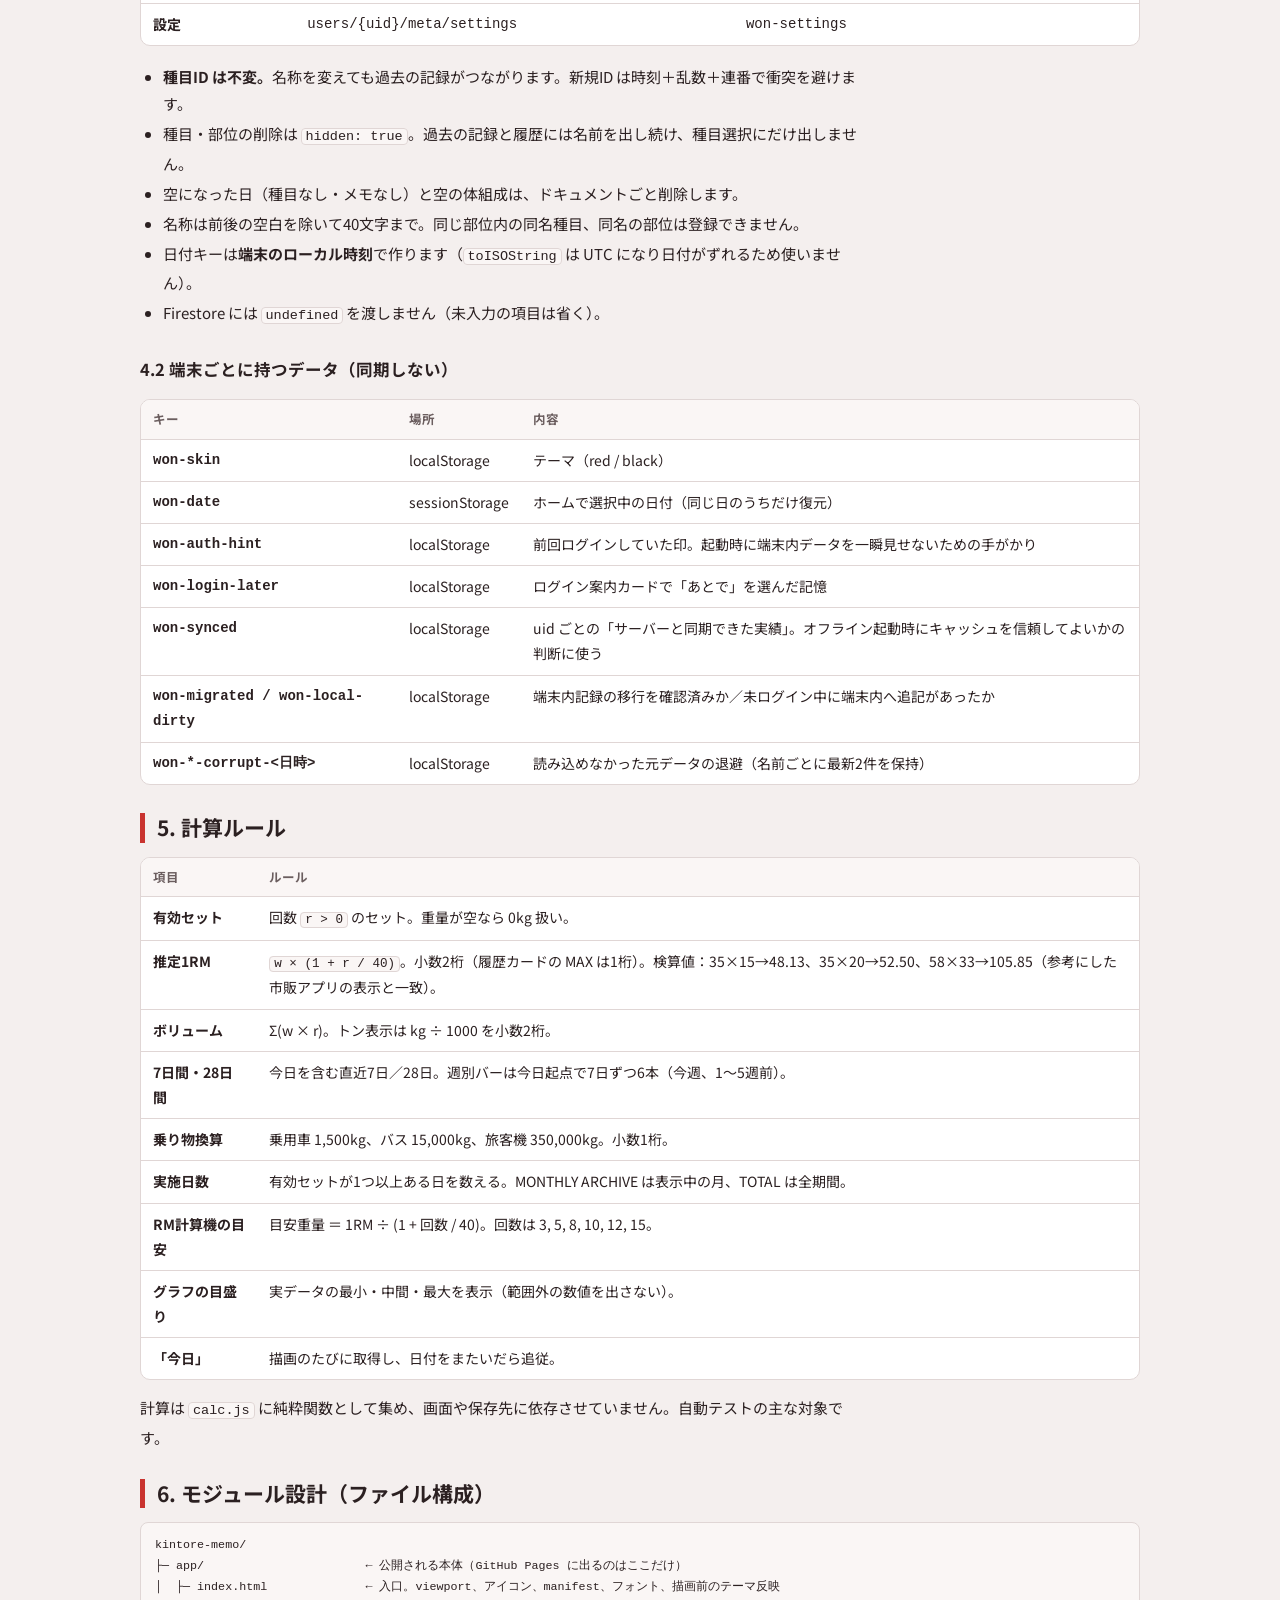
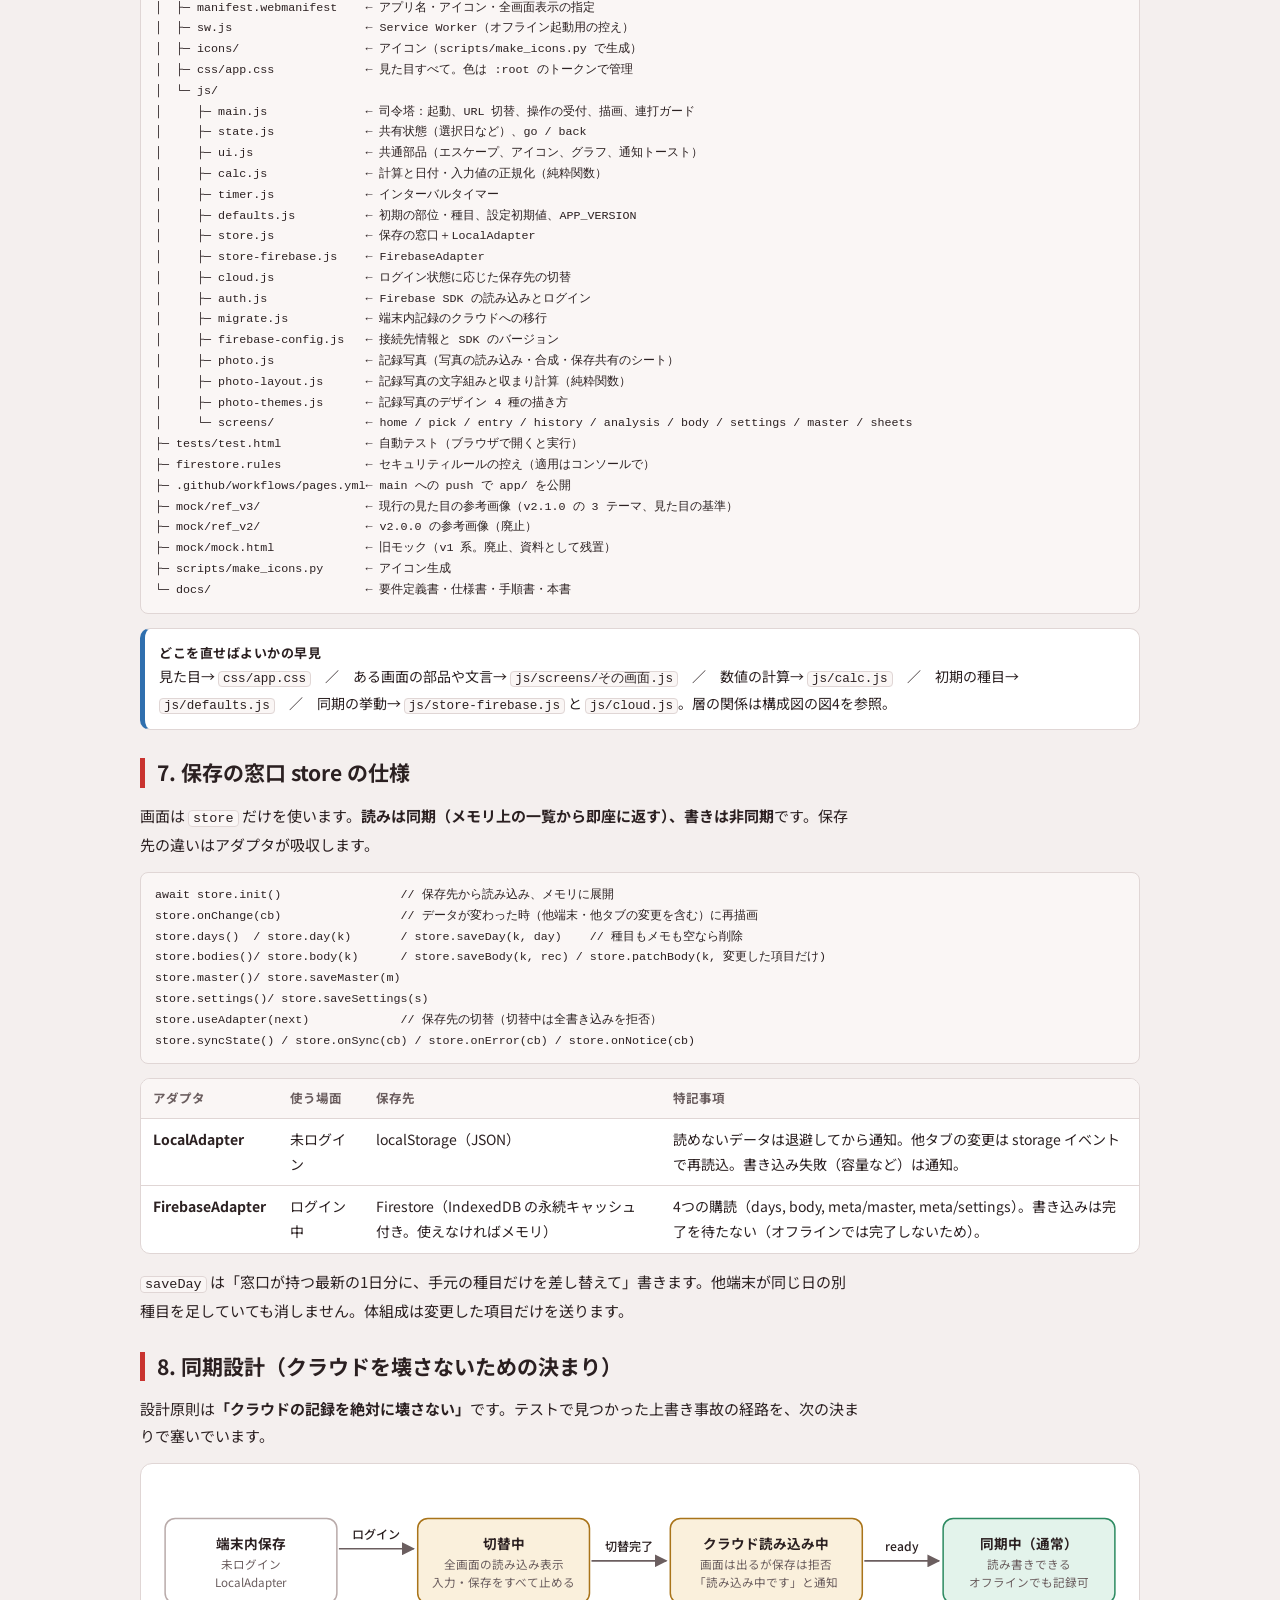
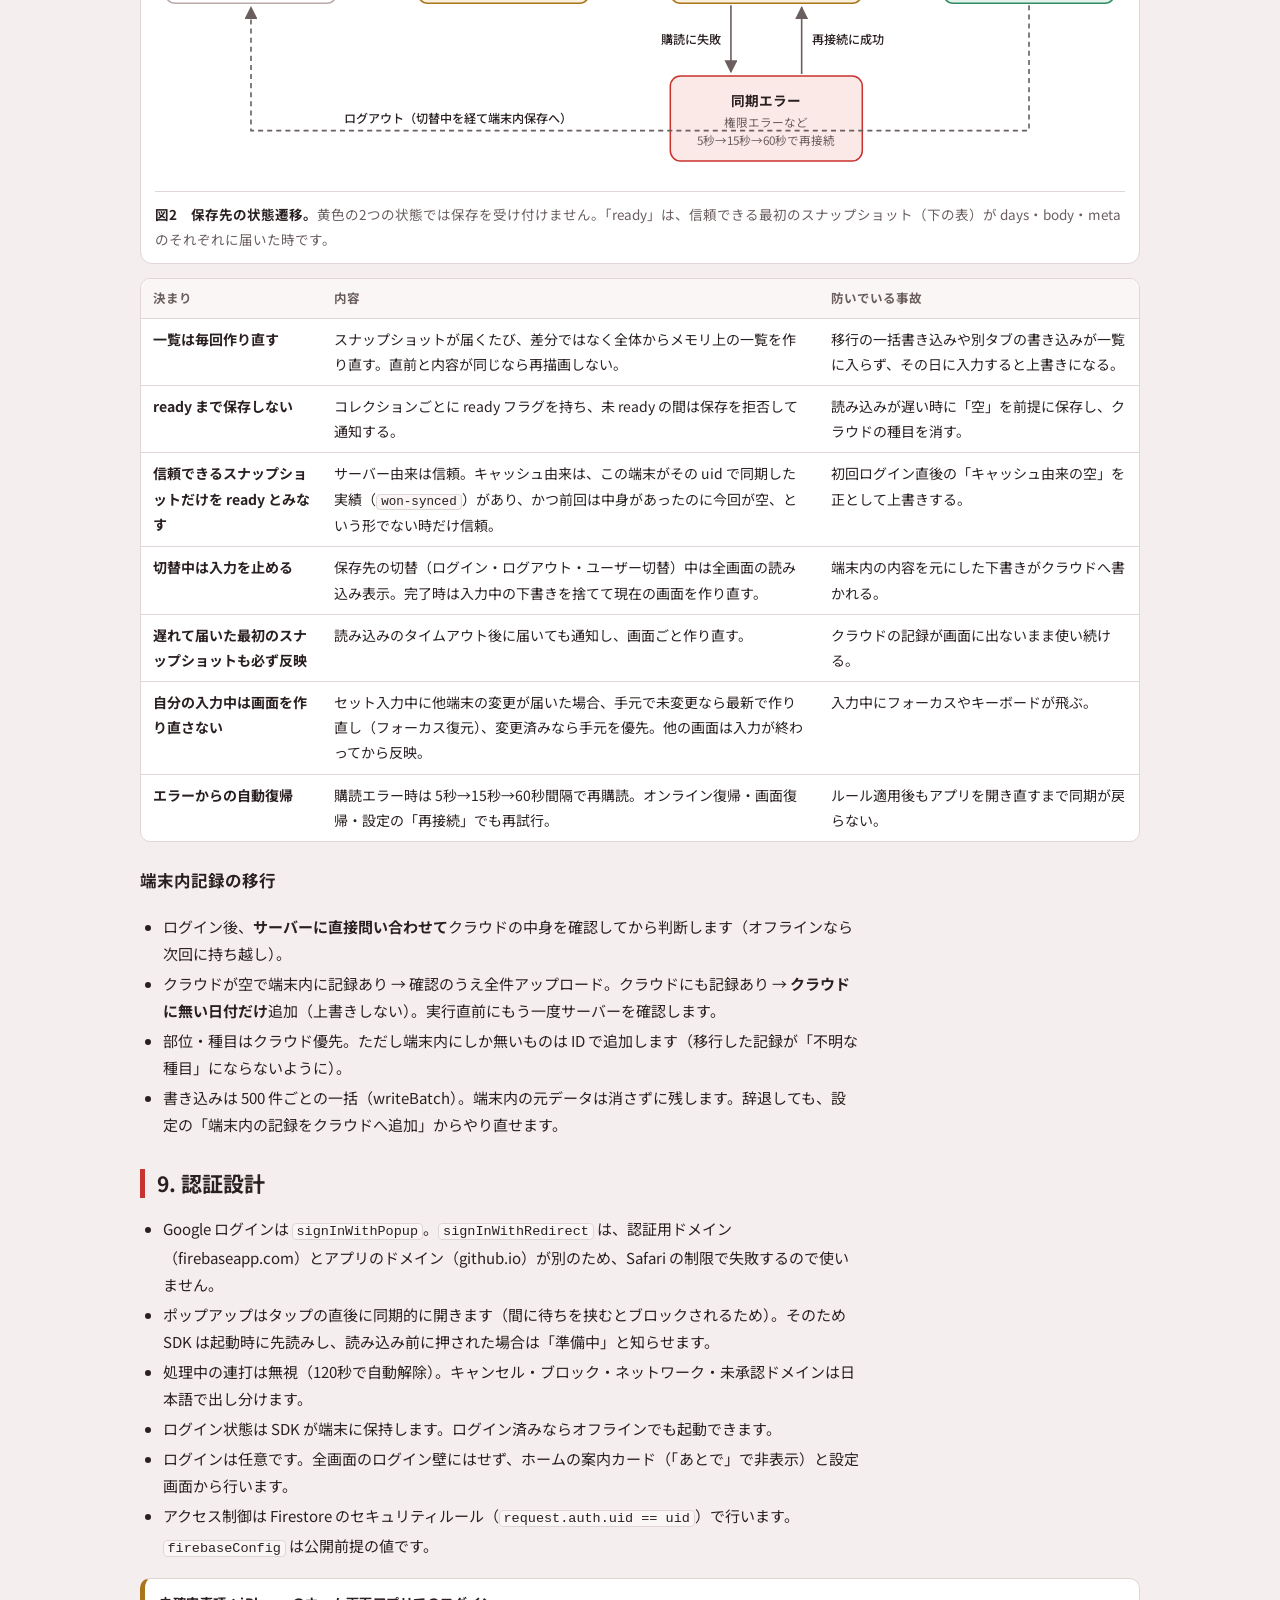
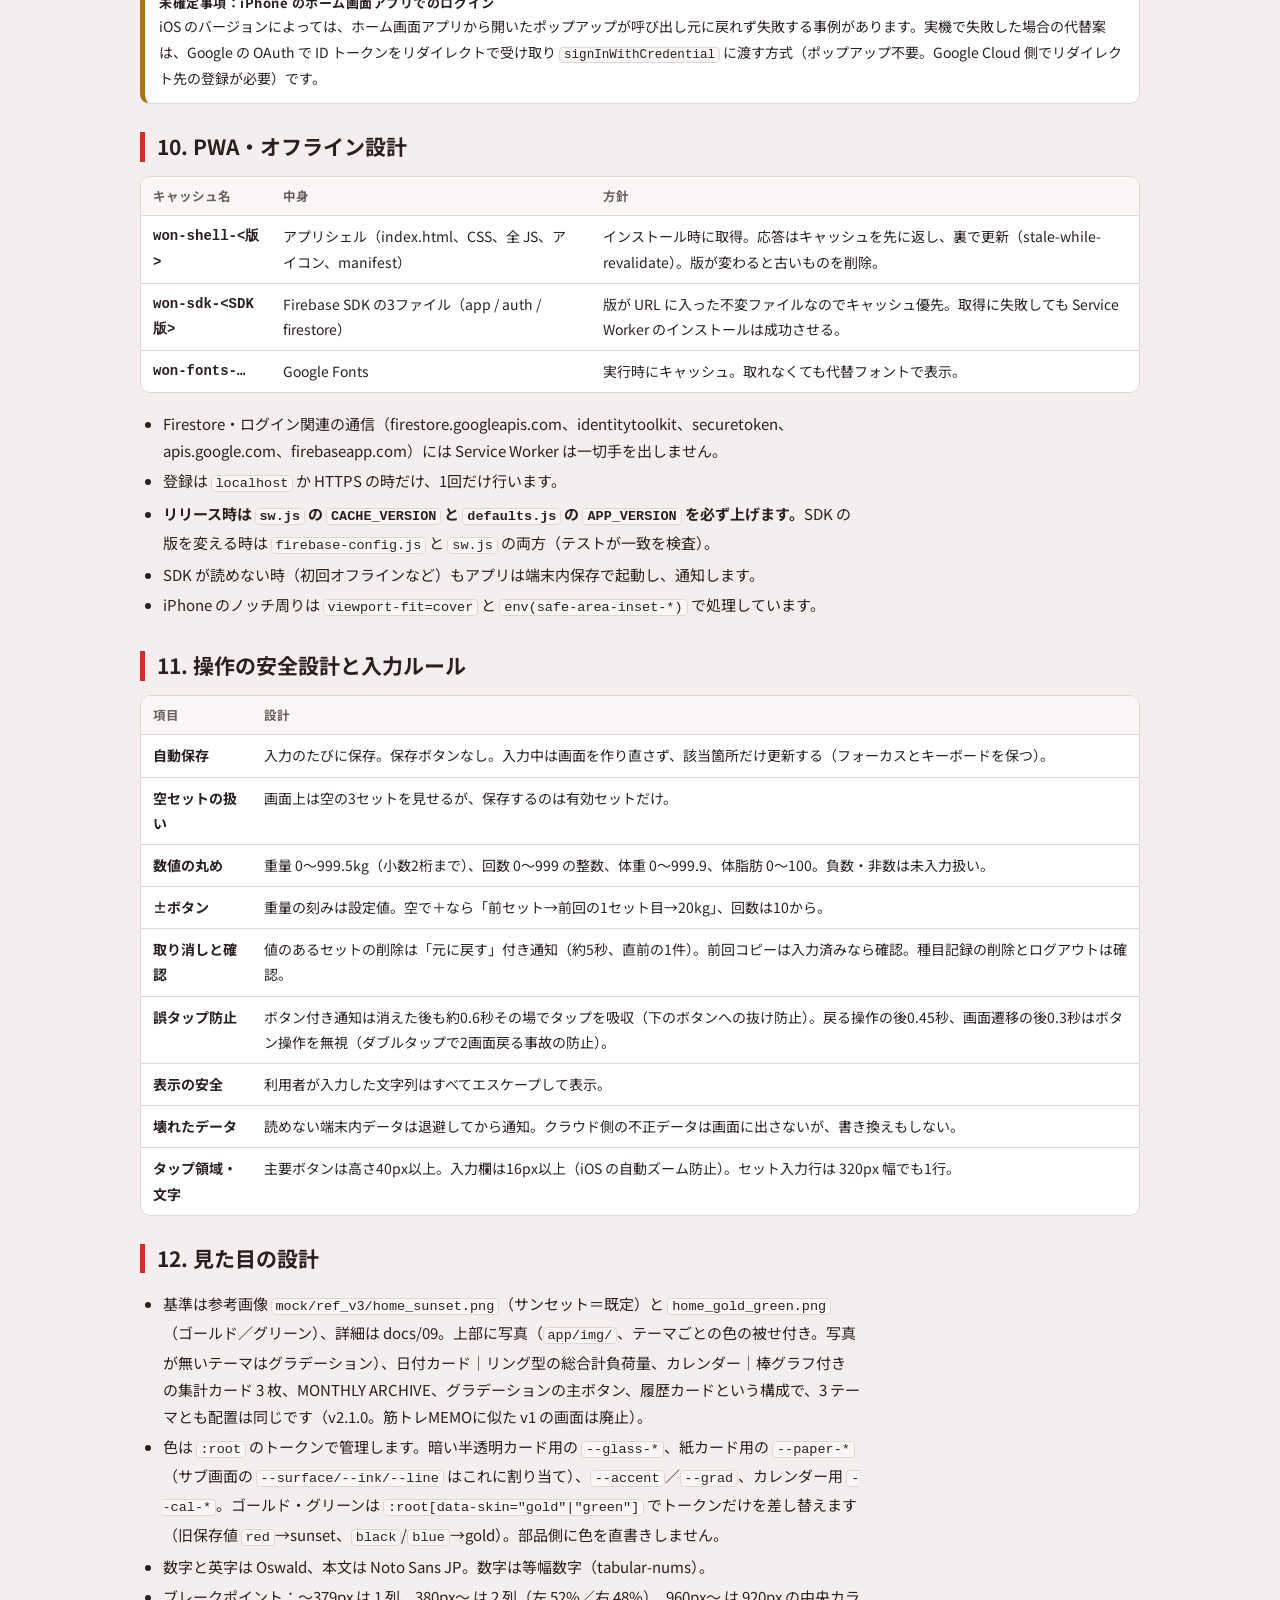
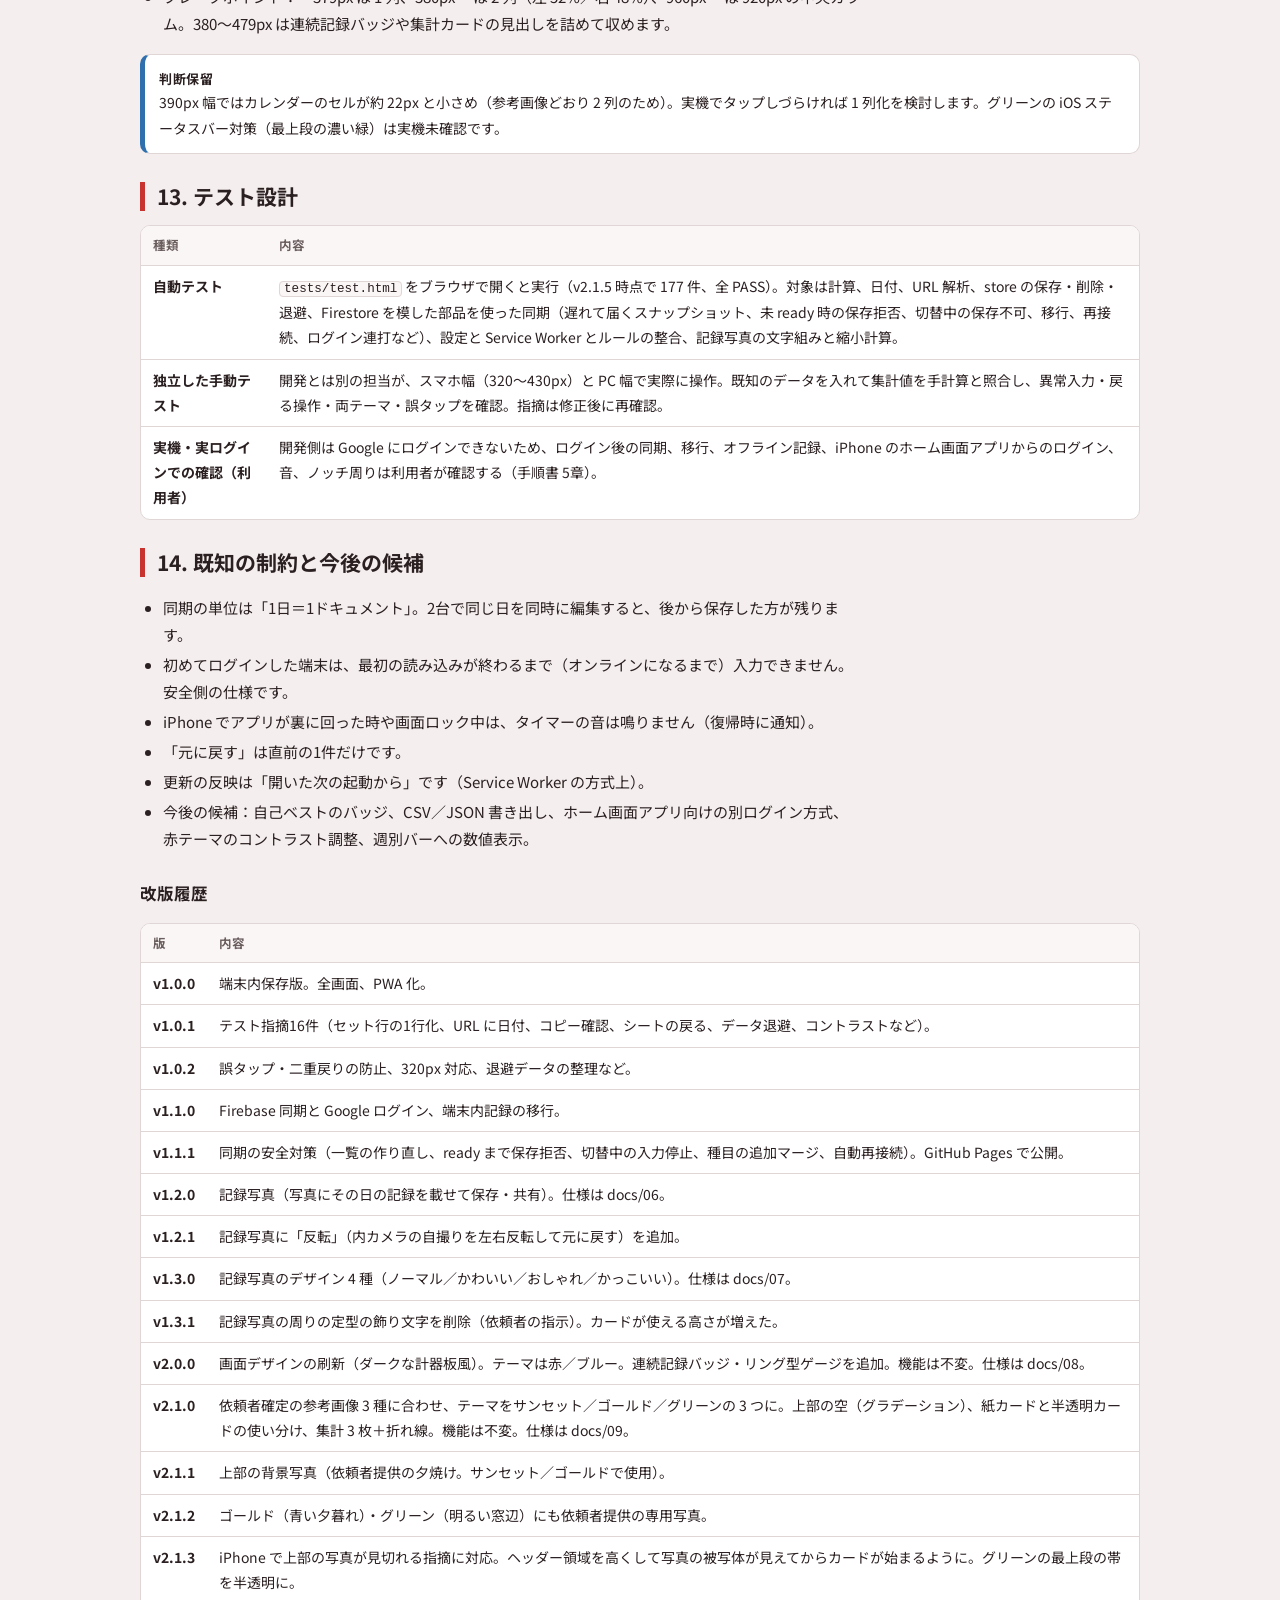
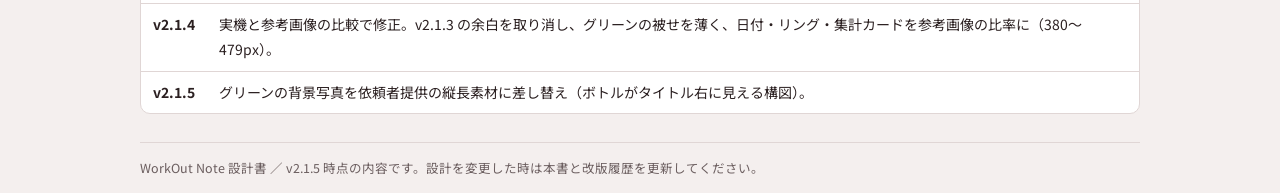
<file: docs/html/WorkOutNote_設計書.html>
<!doctype html>
<meta charset="utf-8">
<meta name="viewport" content="width=device-width, initial-scale=1, viewport-fit=cover">
<title>WorkOut Note 設計書</title>
<link rel="stylesheet" href="https://fonts.googleapis.com/css2?family=Oswald:wght@500;600&family=Noto+Sans+JP:wght@400;500;700&display=swap">
<style>
:root{
  --bg:#F4EFEE; --surface:#FFFFFF; --sunk:#FAF6F5; --ink:#2B2021; --ink-2:#6B5E5F; --line:#E0D6D5; --line-2:#B9ABAA;
  --accent:#C9332F; --accent-weak:#FBE9E8; --blue:#2F6FAE; --blue-weak:#E6EFF8; --green:#2E8B62; --green-weak:#E3F3EB; --amber:#A9741A; --amber-weak:#FAF0DC;
  --disp:"Oswald","Arial Narrow","Noto Sans JP",sans-serif; --body:"Noto Sans JP","Hiragino Sans","Yu Gothic UI","Meiryo",sans-serif; --mono:ui-monospace,"Cascadia Mono",Consolas,monospace;
}
@media (prefers-color-scheme:dark){:root:not([data-theme="light"]){
  --bg:#141112; --surface:#1E1A1B; --sunk:#262122; --ink:#F1EBEB; --ink-2:#A99C9C; --line:#352D2E; --line-2:#5A4E4F;
  --accent:#EC5F5A; --accent-weak:#3A1C1C; --blue:#7FB2E6; --blue-weak:#1B2A3A; --green:#66C79A; --green-weak:#16302A; --amber:#E0B45C; --amber-weak:#33290F;
}}
:root[data-theme="dark"]{
  --bg:#141112; --surface:#1E1A1B; --sunk:#262122; --ink:#F1EBEB; --ink-2:#A99C9C; --line:#352D2E; --line-2:#5A4E4F;
  --accent:#EC5F5A; --accent-weak:#3A1C1C; --blue:#7FB2E6; --blue-weak:#1B2A3A; --green:#66C79A; --green-weak:#16302A; --amber:#E0B45C; --amber-weak:#33290F;
}
*{box-sizing:border-box}
body{margin:0;background:var(--bg);color:var(--ink);font-family:var(--body);font-size:15px;line-height:1.8}
.wrap{max-width:1040px;margin:0 auto;padding-inline:20px;padding-block:28px 64px;display:flex;flex-direction:column;gap:28px}
header.doc{border-bottom:3px solid var(--accent);padding-bottom:16px;display:flex;flex-direction:column;gap:6px}
.kicker{font-family:var(--disp);letter-spacing:.14em;color:var(--accent);font-size:14px}
h1{margin:0;font-size:clamp(24px,4.4vw,34px);line-height:1.3;text-wrap:balance}
.meta{color:var(--ink-2);font-size:13px;display:flex;flex-wrap:wrap;gap:4px 18px}
.lead{max-width:46em;margin:0}
nav.toc{background:var(--surface);border:1px solid var(--line);border-radius:10px;padding:14px 18px}
nav.toc b{font-size:13px;color:var(--ink-2);letter-spacing:.08em}
nav.toc ol{margin:6px 0 0;padding-left:1.6em;columns:2;column-gap:32px;font-size:14px}
@media (max-width:640px){nav.toc ol{columns:1}}
a{color:var(--accent);overflow-wrap:anywhere}
section{display:flex;flex-direction:column;gap:14px}
h2{margin:0;font-size:21px;line-height:1.4;padding-left:12px;border-left:5px solid var(--accent);text-wrap:balance}
h3{margin:10px 0 0;font-size:16.5px}
p{margin:0;max-width:48em}
ul,ol{margin:0;padding-left:1.5em;max-width:48em}
li{margin:3px 0}
code{font-family:var(--mono);font-size:.9em;background:var(--sunk);border:1px solid var(--line);border-radius:4px;padding:0 4px;overflow-wrap:anywhere}
pre{margin:0;background:var(--sunk);border:1px solid var(--line);border-radius:8px;padding:12px 14px;overflow-x:auto;font-family:var(--mono);font-size:13px;line-height:1.6}
pre code{background:none;border:0;padding:0;overflow-wrap:normal}
figure.fig{margin:0;background:var(--surface);border:1px solid var(--line);border-radius:12px;padding:14px 14px 12px}
.scroll{overflow-x:auto}
figure.fig svg{display:block;width:100%;height:auto;min-width:780px;font-family:var(--body)}
figcaption{margin-top:10px;padding-top:10px;border-top:1px solid var(--line);font-size:13.5px;color:var(--ink-2)}
figcaption b{color:var(--ink)}
.tbl{overflow-x:auto;background:var(--surface);border:1px solid var(--line);border-radius:10px}
table{border-collapse:collapse;width:100%;font-size:14px;min-width:680px}
th,td{padding:8px 12px;border-bottom:1px solid var(--line);text-align:left;vertical-align:top}
th{background:var(--sunk);font-size:12.5px;color:var(--ink-2);white-space:nowrap}
tr:last-child td{border-bottom:0}
td:first-child{font-weight:700}
td.mono,td code{font-family:var(--mono)}
.note,.warn{border-radius:10px;padding:12px 14px;font-size:14px;border:1px solid var(--line);background:var(--surface);border-left:5px solid var(--blue)}
.warn{border-left-color:var(--amber)}
.note b:first-child,.warn b:first-child{display:block;font-size:13px;letter-spacing:.04em}
footer{color:var(--ink-2);font-size:12.5px;border-top:1px solid var(--line);padding-top:14px}
.d-zone{fill:var(--sunk);stroke:var(--line-2);stroke-width:1.2;stroke-dasharray:6 4}
.d-box{fill:var(--surface);stroke:var(--line-2);stroke-width:1.5}
.d-red{fill:var(--accent-weak);stroke:var(--accent);stroke-width:1.5}
.d-blue{fill:var(--blue-weak);stroke:var(--blue);stroke-width:1.5}
.d-green{fill:var(--green-weak);stroke:var(--green);stroke-width:1.5}
.d-amber{fill:var(--amber-weak);stroke:var(--amber);stroke-width:1.5}
.d-t{fill:var(--ink);font-size:13.5px;font-weight:700}
.d-s{fill:var(--ink-2);font-size:11.5px}
.d-l{fill:var(--ink);font-size:12px;font-weight:500}
.d-z{fill:var(--ink-2);font-size:12.5px;font-weight:700;letter-spacing:.06em}
.d-m{font-family:var(--mono);font-size:10.5px;fill:var(--ink-2)}
.d-ln{stroke:var(--ink-2);stroke-width:1.6;fill:none}
.d-dash{stroke-dasharray:5 4}
.d-ah{fill:var(--ink-2)}
@media print{body{background:#fff}.wrap{padding-block:0}figure.fig,nav.toc{break-inside:avoid}}
</style>

<div class="wrap">
<header class="doc">
  <div class="kicker">WORKOUT NOTE / DESIGN DOCUMENT</div>
  <h1>WorkOut Note 設計書</h1>
  <div class="meta"><span>対象バージョン：v2.1.5</span><span>作成日：2026-09-17</span><span>関連：構成図・手順書（同フォルダ）、docs/01〜09（経緯と詳細仕様）</span></div>
  <p class="lead">このアプリを後から直す人（将来の自分を含む）が、<b>どこに何があり、なぜそう作ったのか</b>を短時間でつかむための文書です。全体像は構成図、操作と運用は手順書を参照してください。</p>
</header>

<nav class="toc" aria-label="目次"><b>目次</b>
<ol>
  <li><a href="#s1">目的と前提</a></li>
  <li><a href="#s2">機能一覧</a></li>
  <li><a href="#s3">画面設計（画面遷移と URL）</a></li>
  <li><a href="#s4">データ設計</a></li>
  <li><a href="#s5">計算ルール</a></li>
  <li><a href="#s6">モジュール設計（ファイル構成）</a></li>
  <li><a href="#s7">保存の窓口 store の仕様</a></li>
  <li><a href="#s8">同期設計（クラウドを壊さないための決まり）</a></li>
  <li><a href="#s9">認証設計</a></li>
  <li><a href="#s10">PWA・オフライン設計</a></li>
  <li><a href="#s11">操作の安全設計と入力ルール</a></li>
  <li><a href="#s12">見た目の設計</a></li>
  <li><a href="#s13">テスト設計</a></li>
  <li><a href="#s14">既知の制約と今後の候補</a></li>
</ol></nav>

<section id="s1">
  <h2>1. 目的と前提</h2>
  <div class="tbl"><table>
    <tr><th>項目</th><th>内容</th></tr>
    <tr><td>目的</td><td>市販アプリ（筋トレMEMO）と同等の使い勝手を、広告なし・無料・自分専用で実現する。</td></tr>
    <tr><td>利用者・端末</td><td>本人1名。iPhone（Safari／ホーム画面アプリ）と PC（Chrome／Edge）。</td></tr>
    <tr><td>提供形態</td><td>PWA。GitHub Pages で静的配信。公開URL <code>https://tsukujigawa99.github.io/workout-note/</code>（サブパス配信のため、アプリ内の参照はすべて相対パス）。</td></tr>
    <tr><td>技術上の制約</td><td><b>ビルド工程なし。</b>素の HTML / CSS / JavaScript（ES Modules）。外部ライブラリは Firebase JS SDK 12.19.0（gstatic の CDN から動的 import）と Google Fonts のみ。開発PCに Node.js は不要。</td></tr>
    <tr><td>データ保存</td><td>ログイン中は Cloud Firestore（東京リージョン、オフラインキャッシュあり）。未ログイン時は端末の localStorage。</td></tr>
    <tr><td>費用</td><td>0円（GitHub 無料プラン、Firebase Spark プラン）。</td></tr>
    <tr><td>対象外</td><td>複数ユーザー、SNS、既存アプリからの移行、食事管理、lbs 表示、ヘルスケア連携、CSV 書き出し（次版候補）。</td></tr>
  </table></div>
</section>

<section id="s2">
  <h2>2. 機能一覧</h2>
  <div class="tbl"><table>
    <tr><th>機能</th><th>内容</th><th>主な実装場所</th></tr>
    <tr><td>カレンダー</td><td>月表示。記録のある日は塗り、選択日は白丸（記録ありは小さな点付き）。月名タップで今日へ。</td><td class="mono">screens/home.js</td></tr>
    <tr><td>負荷量の集計</td><td>7日間（週別バー6本）／28日間／総合計をトン表示。乗用車1.5t・バス15t・旅客機350t換算。当月の実施日数と通算日数。</td><td class="mono">calc.js, home.js</td></tr>
    <tr><td>トレーニング記録</td><td>日付×種目×セット（重量・回数・メモ・補助）。入力即保存。セットの追加・削除（元に戻す付き）、種目記録の削除。</td><td class="mono">screens/entry.js</td></tr>
    <tr><td>前回記録の表示・コピー</td><td>選択日より前の直近記録を表示。コピーは重量と回数のみ。入力済みなら確認。</td><td class="mono">entry.js, calc.js</td></tr>
    <tr><td>過去の日からコピー</td><td>選択日より前の実施日（新しい順30件）から丸ごと複製。既存種目は重複させない。</td><td class="mono">screens/sheets.js</td></tr>
    <tr><td>種目選択・種目管理</td><td>部位→種目。追加・改名・並び替え・非表示（部位も同様、色選択あり）。同名は拒否。</td><td class="mono">pick.js, master.js</td></tr>
    <tr><td>履歴と分析</td><td>種目別の推定1RM・総ボリュームのグラフ（期間切替）、日付ごとの記録カード、部位別の種目一覧。</td><td class="mono">history.js, analysis.js, ui.js</td></tr>
    <tr><td>体組成</td><td>体重・体脂肪率を日別に記録（日付選択可）。推移グラフ。</td><td class="mono">screens/body.js</td></tr>
    <tr><td>インターバルタイマー</td><td>60/90/120/180秒のプリセット。画面を移っても継続。終了は音と通知。</td><td class="mono">timer.js</td></tr>
    <tr><td>RM計算機</td><td>推定1RM と回数別（3,5,8,10,12,15回）の目安重量。</td><td class="mono">sheets.js</td></tr>
    <tr><td>テーマ切替</td><td>赤／黒をボタン1つで切替。端末ごとに記憶（同期しない）。</td><td class="mono">main.js, app.css</td></tr>
    <tr><td>同期とログイン</td><td>Google ログイン、Firestore 同期、端末内記録の移行、同期状態の表示、再接続。</td><td class="mono">cloud.js, auth.js, store-firebase.js, migrate.js</td></tr>
    <tr><td>記録写真（v1.2.0）</td><td>ジムで撮った写真の上に、その日の種目・セット（重量×回数）・推定RMを白または黒のカードで重ね、1枚の画像として保存・共有。写真は端末内で合成するだけで、アプリにもクラウドにも保存しない。左右の位置切替、写真の左右反転、収まらない時は自動縮小。デザインはノーマル／かわいい／おしゃれ／かっこいいの 4 種（追加フォントはシートを開いた時に読み込む）。</td><td class="mono">photo.js, photo-themes.js, photo-layout.js, home.js</td></tr>
  </table></div>
</section>

<section id="s3">
  <h2>3. 画面設計（画面遷移と URL）</h2>
  <figure class="fig"><div class="scroll">
  <svg viewBox="0 0 960 470" role="img" aria-label="画面遷移図。下部タブのホーム、履歴/分析、体組成、設定が起点。ホームから種目選択を経てセット入力へ進み、セット入力と種目履歴を行き来する。履歴/分析から種目履歴へ、設定から種目管理へ進む。RM計算機などのシートは画面の上に重なって開く。">
    <defs><marker id="t3" viewBox="0 0 10 10" refX="9" refY="5" markerWidth="8" markerHeight="8" orient="auto-start-reverse"><path d="M0 0L10 5L0 10z" class="d-ah"/></marker></defs>
    <rect x="10" y="10" width="200" height="450" rx="14" class="d-zone"/><text x="24" y="34" class="d-z">下部タブ（4つ）</text>
    <rect x="28" y="50" width="164" height="70" rx="10" class="d-red"/><text x="110" y="80" text-anchor="middle" class="d-t">ホーム</text><text x="110" y="100" text-anchor="middle" class="d-m">#/home</text>
    <rect x="28" y="156" width="164" height="70" rx="10" class="d-red"/><text x="110" y="186" text-anchor="middle" class="d-t">履歴/分析</text><text x="110" y="206" text-anchor="middle" class="d-m">#/analysis</text>
    <rect x="28" y="262" width="164" height="70" rx="10" class="d-red"/><text x="110" y="292" text-anchor="middle" class="d-t">体組成</text><text x="110" y="312" text-anchor="middle" class="d-m">#/body</text>
    <rect x="28" y="368" width="164" height="70" rx="10" class="d-red"/><text x="110" y="398" text-anchor="middle" class="d-t">設定</text><text x="110" y="418" text-anchor="middle" class="d-m">#/settings</text>

    <rect x="330" y="50" width="190" height="70" rx="10" class="d-box"/><text x="425" y="80" text-anchor="middle" class="d-t">種目選択</text><text x="425" y="100" text-anchor="middle" class="d-m">#/pick/&lt;日付&gt;</text>
    <rect x="650" y="50" width="220" height="70" rx="10" class="d-box"/><text x="760" y="80" text-anchor="middle" class="d-t">セット入力</text><text x="760" y="100" text-anchor="middle" class="d-m">#/entry/&lt;日付&gt;/&lt;種目ID&gt;</text>
    <rect x="650" y="196" width="220" height="70" rx="10" class="d-box"/><text x="760" y="226" text-anchor="middle" class="d-t">種目履歴・グラフ</text><text x="760" y="246" text-anchor="middle" class="d-m">#/history/&lt;種目ID&gt;</text>
    <rect x="330" y="368" width="190" height="70" rx="10" class="d-box"/><text x="425" y="398" text-anchor="middle" class="d-t">部位・種目の管理</text><text x="425" y="418" text-anchor="middle" class="d-m">#/master</text>

    <line x1="194" y1="72" x2="326" y2="72" class="d-ln" marker-end="url(#t3)"/><text x="260" y="64" text-anchor="middle" class="d-l">トレーニングを追加</text>
    <line x1="522" y1="72" x2="646" y2="72" class="d-ln" marker-end="url(#t3)"/><text x="584" y="64" text-anchor="middle" class="d-l">種目をタップ</text>
    <path d="M194 104H300V140H700V124" class="d-ln" marker-end="url(#t3)"/><text x="448" y="134" text-anchor="middle" class="d-l">記録カードをタップ（直接開く）</text>
    <line x1="760" y1="122" x2="760" y2="192" class="d-ln" marker-start="url(#t3)" marker-end="url(#t3)"/><text x="772" y="162" class="d-l">履歴／戻る</text>
    <line x1="194" y1="212" x2="646" y2="232" class="d-ln" marker-end="url(#t3)"/><text x="400" y="212" text-anchor="middle" class="d-l">種目をタップ</text>
    <line x1="194" y1="403" x2="326" y2="403" class="d-ln" marker-end="url(#t3)"/><text x="260" y="395" text-anchor="middle" class="d-l">種目の管理</text>

    <rect x="556" y="330" width="396" height="120" rx="12" class="d-amber"/><text x="572" y="356" class="d-t">シート（画面の上に重なって開く）</text>
    <text x="572" y="380" class="d-s">RM計算機 ／ 過去の日からコピー ／ 確認（コピーの上書き・削除）</text>
    <text x="572" y="400" class="d-s">名前の入力・編集（種目、部位） ／ ログアウト確認 ／ 移行の確認</text>
    <text x="572" y="428" class="d-s">開く時に履歴を1段積むので、「戻る」操作ではシートだけが閉じる</text>
  </svg></div>
  <figcaption><b>図1　画面遷移。</b>URL の <code>#</code> 以降で画面を切り替える方式（hash ルーティング）です。日付を URL に含めているので、過去の日を入力中に再読み込みしても対象日が変わりません。ホームで選択中の日付は <code>sessionStorage</code>（<code>won-date</code>）に持ち、同じ日のうちだけ復元します。</figcaption></figure>
  <ul>
    <li>不正な URL（存在しない画面、壊れた日付、2000-01-01〜今日+1年の範囲外）はホームまたは今日に直し、URL も書き換えます。旧形式 <code>#/entry/&lt;種目ID&gt;</code> は今日として解釈します。</li>
    <li>マスタに無い種目ID でも、その日に記録があれば「（不明な種目）」として開いて削除できます。</li>
    <li>タブ同士の切替、種目選択→セット入力は履歴を置き換えます（戻るでホームへ出る）。</li>
    <li>PC幅（960px以上）は 920px の中央カラム。記録カードは複数列、履歴カードは2列。</li>
  </ul>
</section>

<section id="s4">
  <h2>4. データ設計</h2>
  <h3>4.1 同期するデータ（Firestore と localStorage で同じ形）</h3>
<pre><code>days     : { "YYYY-MM-DD": { memo, items: [ { ex: 種目ID, sets: [ { w: number|null, r: number|null, memo, assist: boolean } ] } ], updatedAt } }
body     : { "YYYY-MM-DD": { w?: 体重kg, f?: 体脂肪率%, updatedAt } }
master   : { parts: [ { id, name, color, hidden? } ], exercises: [ { id, part, name, hidden? } ], updatedAt }   // 配列の順＝表示順
settings : { step: 2.5, timerSec: 90, updatedAt }</code></pre>
  <div class="tbl"><table>
    <tr><th>データ</th><th>Firestore のパス</th><th>localStorage のキー（未ログイン時）</th></tr>
    <tr><td>日々の記録</td><td class="mono">users/{uid}/days/{YYYY-MM-DD}</td><td class="mono">won-days</td></tr>
    <tr><td>体組成</td><td class="mono">users/{uid}/body/{YYYY-MM-DD}</td><td class="mono">won-body</td></tr>
    <tr><td>部位・種目</td><td class="mono">users/{uid}/meta/master</td><td class="mono">won-master</td></tr>
    <tr><td>設定</td><td class="mono">users/{uid}/meta/settings</td><td class="mono">won-settings</td></tr>
  </table></div>
  <ul>
    <li><b>種目ID は不変。</b>名称を変えても過去の記録がつながります。新規ID は時刻＋乱数＋連番で衝突を避けます。</li>
    <li>種目・部位の削除は <code>hidden: true</code>。過去の記録と履歴には名前を出し続け、種目選択にだけ出しません。</li>
    <li>空になった日（種目なし・メモなし）と空の体組成は、ドキュメントごと削除します。</li>
    <li>名称は前後の空白を除いて40文字まで。同じ部位内の同名種目、同名の部位は登録できません。</li>
    <li>日付キーは<b>端末のローカル時刻</b>で作ります（<code>toISOString</code> は UTC になり日付がずれるため使いません）。</li>
    <li>Firestore には <code>undefined</code> を渡しません（未入力の項目は省く）。</li>
  </ul>
  <h3>4.2 端末ごとに持つデータ（同期しない）</h3>
  <div class="tbl"><table>
    <tr><th>キー</th><th>場所</th><th>内容</th></tr>
    <tr><td class="mono">won-skin</td><td>localStorage</td><td>テーマ（red / black）</td></tr>
    <tr><td class="mono">won-date</td><td>sessionStorage</td><td>ホームで選択中の日付（同じ日のうちだけ復元）</td></tr>
    <tr><td class="mono">won-auth-hint</td><td>localStorage</td><td>前回ログインしていた印。起動時に端末内データを一瞬見せないための手がかり</td></tr>
    <tr><td class="mono">won-login-later</td><td>localStorage</td><td>ログイン案内カードで「あとで」を選んだ記憶</td></tr>
    <tr><td class="mono">won-synced</td><td>localStorage</td><td>uid ごとの「サーバーと同期できた実績」。オフライン起動時にキャッシュを信頼してよいかの判断に使う</td></tr>
    <tr><td class="mono">won-migrated / won-local-dirty</td><td>localStorage</td><td>端末内記録の移行を確認済みか／未ログイン中に端末内へ追記があったか</td></tr>
    <tr><td class="mono">won-*-corrupt-&lt;日時&gt;</td><td>localStorage</td><td>読み込めなかった元データの退避（名前ごとに最新2件を保持）</td></tr>
  </table></div>
</section>

<section id="s5">
  <h2>5. 計算ルール</h2>
  <div class="tbl"><table>
    <tr><th>項目</th><th>ルール</th></tr>
    <tr><td>有効セット</td><td>回数 <code>r &gt; 0</code> のセット。重量が空なら 0kg 扱い。</td></tr>
    <tr><td>推定1RM</td><td><code>w × (1 + r / 40)</code>。小数2桁（履歴カードの MAX は1桁）。検算値：35×15→48.13、35×20→52.50、58×33→105.85（参考にした市販アプリの表示と一致）。</td></tr>
    <tr><td>ボリューム</td><td>Σ(w × r)。トン表示は kg ÷ 1000 を小数2桁。</td></tr>
    <tr><td>7日間・28日間</td><td>今日を含む直近7日／28日。週別バーは今日起点で7日ずつ6本（今週、1〜5週前）。</td></tr>
    <tr><td>乗り物換算</td><td>乗用車 1,500kg、バス 15,000kg、旅客機 350,000kg。小数1桁。</td></tr>
    <tr><td>実施日数</td><td>有効セットが1つ以上ある日を数える。MONTHLY ARCHIVE は表示中の月、TOTAL は全期間。</td></tr>
    <tr><td>RM計算機の目安</td><td>目安重量 ＝ 1RM ÷ (1 + 回数 / 40)。回数は 3, 5, 8, 10, 12, 15。</td></tr>
    <tr><td>グラフの目盛り</td><td>実データの最小・中間・最大を表示（範囲外の数値を出さない）。</td></tr>
    <tr><td>「今日」</td><td>描画のたびに取得し、日付をまたいだら追従。</td></tr>
  </table></div>
  <p>計算は <code>calc.js</code> に純粋関数として集め、画面や保存先に依存させていません。自動テストの主な対象です。</p>
</section>

<section id="s6">
  <h2>6. モジュール設計（ファイル構成）</h2>
<pre><code>kintore-memo/
├─ app/                       ← 公開される本体（GitHub Pages に出るのはここだけ）
│  ├─ index.html              ← 入口。viewport、アイコン、manifest、フォント、描画前のテーマ反映
│  ├─ manifest.webmanifest    ← アプリ名・アイコン・全画面表示の指定
│  ├─ sw.js                   ← Service Worker（オフライン起動用の控え）
│  ├─ icons/                  ← アイコン（scripts/make_icons.py で生成）
│  ├─ css/app.css             ← 見た目すべて。色は :root のトークンで管理
│  └─ js/
│     ├─ main.js              ← 司令塔：起動、URL 切替、操作の受付、描画、連打ガード
│     ├─ state.js             ← 共有状態（選択日など）、go / back
│     ├─ ui.js                ← 共通部品（エスケープ、アイコン、グラフ、通知トースト）
│     ├─ calc.js              ← 計算と日付・入力値の正規化（純粋関数）
│     ├─ timer.js             ← インターバルタイマー
│     ├─ defaults.js          ← 初期の部位・種目、設定初期値、APP_VERSION
│     ├─ store.js             ← 保存の窓口＋LocalAdapter
│     ├─ store-firebase.js    ← FirebaseAdapter
│     ├─ cloud.js             ← ログイン状態に応じた保存先の切替
│     ├─ auth.js              ← Firebase SDK の読み込みとログイン
│     ├─ migrate.js           ← 端末内記録のクラウドへの移行
│     ├─ firebase-config.js   ← 接続先情報と SDK のバージョン
│     ├─ photo.js             ← 記録写真（写真の読み込み・合成・保存共有のシート）
│     ├─ photo-layout.js      ← 記録写真の文字組みと収まり計算（純粋関数）
│     ├─ photo-themes.js      ← 記録写真のデザイン 4 種の描き方
│     └─ screens/             ← home / pick / entry / history / analysis / body / settings / master / sheets
├─ tests/test.html            ← 自動テスト（ブラウザで開くと実行）
├─ firestore.rules            ← セキュリティルールの控え（適用はコンソールで）
├─ .github/workflows/pages.yml← main への push で app/ を公開
├─ mock/ref_v3/               ← 現行の見た目の参考画像（v2.1.0 の 3 テーマ、見た目の基準）
├─ mock/ref_v2/               ← v2.0.0 の参考画像（廃止）
├─ mock/mock.html             ← 旧モック（v1 系。廃止、資料として残置）
├─ scripts/make_icons.py      ← アイコン生成
└─ docs/                      ← 要件定義書・仕様書・手順書・本書</code></pre>
  <div class="note"><b>どこを直せばよいかの早見</b>見た目→ <code>css/app.css</code>　／　ある画面の部品や文言→ <code>js/screens/その画面.js</code>　／　数値の計算→ <code>js/calc.js</code>　／　初期の種目→ <code>js/defaults.js</code>　／　同期の挙動→ <code>js/store-firebase.js</code> と <code>js/cloud.js</code>。層の関係は構成図の図4を参照。</div>
</section>

<section id="s7">
  <h2>7. 保存の窓口 store の仕様</h2>
  <p>画面は <code>store</code> だけを使います。<b>読みは同期（メモリ上の一覧から即座に返す）、書きは非同期</b>です。保存先の違いはアダプタが吸収します。</p>
<pre><code>await store.init()                 // 保存先から読み込み、メモリに展開
store.onChange(cb)                 // データが変わった時（他端末・他タブの変更を含む）に再描画
store.days()  / store.day(k)       / store.saveDay(k, day)    // 種目もメモも空なら削除
store.bodies()/ store.body(k)      / store.saveBody(k, rec) / store.patchBody(k, 変更した項目だけ)
store.master()/ store.saveMaster(m)
store.settings()/ store.saveSettings(s)
store.useAdapter(next)             // 保存先の切替（切替中は全書き込みを拒否）
store.syncState() / store.onSync(cb) / store.onError(cb) / store.onNotice(cb)</code></pre>
  <div class="tbl"><table>
    <tr><th>アダプタ</th><th>使う場面</th><th>保存先</th><th>特記事項</th></tr>
    <tr><td>LocalAdapter</td><td>未ログイン</td><td>localStorage（JSON）</td><td>読めないデータは退避してから通知。他タブの変更は storage イベントで再読込。書き込み失敗（容量など）は通知。</td></tr>
    <tr><td>FirebaseAdapter</td><td>ログイン中</td><td>Firestore（IndexedDB の永続キャッシュ付き。使えなければメモリ）</td><td>4つの購読（days, body, meta/master, meta/settings）。書き込みは完了を待たない（オフラインでは完了しないため）。</td></tr>
  </table></div>
  <p><code>saveDay</code> は「窓口が持つ最新の1日分に、手元の種目だけを差し替えて」書きます。他端末が同じ日の別種目を足していても消しません。体組成は変更した項目だけを送ります。</p>
</section>

<section id="s8">
  <h2>8. 同期設計（クラウドを壊さないための決まり）</h2>
  <p>設計原則は<b>「クラウドの記録を絶対に壊さない」</b>です。テストで見つかった上書き事故の経路を、次の決まりで塞いでいます。</p>
  <figure class="fig"><div class="scroll">
  <svg viewBox="0 0 960 300" role="img" aria-label="保存先の状態遷移。起動すると未ログインなら端末内保存で動く。ログインすると切替中になり全入力を止め、クラウドの読み込み中は保存を拒否し、信頼できる最初のスナップショットが届くと同期中になって通常利用できる。エラー時は再接続を繰り返し、ログアウトで端末内保存に戻る。">
    <defs><marker id="t8" viewBox="0 0 10 10" refX="9" refY="5" markerWidth="8" markerHeight="8" orient="auto"><path d="M0 0L10 5L0 10z" class="d-ah"/></marker></defs>
    <rect x="10" y="40" width="170" height="84" rx="10" class="d-box"/><text x="95" y="70" text-anchor="middle" class="d-t">端末内保存</text><text x="95" y="90" text-anchor="middle" class="d-s">未ログイン</text><text x="95" y="108" text-anchor="middle" class="d-s">LocalAdapter</text>
    <rect x="260" y="40" width="170" height="84" rx="10" class="d-amber"/><text x="345" y="70" text-anchor="middle" class="d-t">切替中</text><text x="345" y="90" text-anchor="middle" class="d-s">全画面の読み込み表示</text><text x="345" y="108" text-anchor="middle" class="d-s">入力・保存をすべて止める</text>
    <rect x="510" y="40" width="190" height="84" rx="10" class="d-amber"/><text x="605" y="70" text-anchor="middle" class="d-t">クラウド読み込み中</text><text x="605" y="90" text-anchor="middle" class="d-s">画面は出るが保存は拒否</text><text x="605" y="108" text-anchor="middle" class="d-s">「読み込み中です」と通知</text>
    <rect x="780" y="40" width="170" height="84" rx="10" class="d-green"/><text x="865" y="70" text-anchor="middle" class="d-t">同期中（通常）</text><text x="865" y="90" text-anchor="middle" class="d-s">読み書きできる</text><text x="865" y="108" text-anchor="middle" class="d-s">オフラインでも記録可</text>
    <line x1="182" y1="70" x2="256" y2="70" class="d-ln" marker-end="url(#t8)"/><text x="219" y="60" text-anchor="middle" class="d-l">ログイン</text>
    <line x1="432" y1="82" x2="506" y2="82" class="d-ln" marker-end="url(#t8)"/><text x="469" y="72" text-anchor="middle" class="d-l">切替完了</text>
    <line x1="702" y1="82" x2="776" y2="82" class="d-ln" marker-end="url(#t8)"/><text x="739" y="72" text-anchor="middle" class="d-l">ready</text>
    <rect x="510" y="196" width="190" height="84" rx="10" class="d-red"/><text x="605" y="226" text-anchor="middle" class="d-t">同期エラー</text><text x="605" y="246" text-anchor="middle" class="d-s">権限エラーなど</text><text x="605" y="264" text-anchor="middle" class="d-s">5秒→15秒→60秒で再接続</text>
    <line x1="570" y1="126" x2="570" y2="192" class="d-ln" marker-end="url(#t8)"/><text x="560" y="164" text-anchor="end" class="d-l">購読に失敗</text>
    <line x1="640" y1="194" x2="640" y2="128" class="d-ln" marker-end="url(#t8)"/><text x="650" y="164" class="d-l">再接続に成功</text>
    <path d="M865 126V250H95V128" class="d-ln d-dash" marker-end="url(#t8)"/><text x="300" y="242" text-anchor="middle" class="d-l">ログアウト（切替中を経て端末内保存へ）</text>
  </svg></div>
  <figcaption><b>図2　保存先の状態遷移。</b>黄色の2つの状態では保存を受け付けません。「ready」は、信頼できる最初のスナップショット（下の表）が days・body・meta のそれぞれに届いた時です。</figcaption></figure>
  <div class="tbl"><table>
    <tr><th>決まり</th><th>内容</th><th>防いでいる事故</th></tr>
    <tr><td>一覧は毎回作り直す</td><td>スナップショットが届くたび、差分ではなく全体からメモリ上の一覧を作り直す。直前と内容が同じなら再描画しない。</td><td>移行の一括書き込みや別タブの書き込みが一覧に入らず、その日に入力すると上書きになる。</td></tr>
    <tr><td>ready まで保存しない</td><td>コレクションごとに ready フラグを持ち、未 ready の間は保存を拒否して通知する。</td><td>読み込みが遅い時に「空」を前提に保存し、クラウドの種目を消す。</td></tr>
    <tr><td>信頼できるスナップショットだけを ready とみなす</td><td>サーバー由来は信頼。キャッシュ由来は、この端末がその uid で同期した実績（<code>won-synced</code>）があり、かつ前回は中身があったのに今回が空、という形でない時だけ信頼。</td><td>初回ログイン直後の「キャッシュ由来の空」を正として上書きする。</td></tr>
    <tr><td>切替中は入力を止める</td><td>保存先の切替（ログイン・ログアウト・ユーザー切替）中は全画面の読み込み表示。完了時は入力中の下書きを捨てて現在の画面を作り直す。</td><td>端末内の内容を元にした下書きがクラウドへ書かれる。</td></tr>
    <tr><td>遅れて届いた最初のスナップショットも必ず反映</td><td>読み込みのタイムアウト後に届いても通知し、画面ごと作り直す。</td><td>クラウドの記録が画面に出ないまま使い続ける。</td></tr>
    <tr><td>自分の入力中は画面を作り直さない</td><td>セット入力中に他端末の変更が届いた場合、手元で未変更なら最新で作り直し（フォーカス復元）、変更済みなら手元を優先。他の画面は入力が終わってから反映。</td><td>入力中にフォーカスやキーボードが飛ぶ。</td></tr>
    <tr><td>エラーからの自動復帰</td><td>購読エラー時は 5秒→15秒→60秒間隔で再購読。オンライン復帰・画面復帰・設定の「再接続」でも再試行。</td><td>ルール適用後もアプリを開き直すまで同期が戻らない。</td></tr>
  </table></div>
  <h3>端末内記録の移行</h3>
  <ul>
    <li>ログイン後、<b>サーバーに直接問い合わせて</b>クラウドの中身を確認してから判断します（オフラインなら次回に持ち越し）。</li>
    <li>クラウドが空で端末内に記録あり → 確認のうえ全件アップロード。クラウドにも記録あり → <b>クラウドに無い日付だけ</b>追加（上書きしない）。実行直前にもう一度サーバーを確認します。</li>
    <li>部位・種目はクラウド優先。ただし端末内にしか無いものは ID で追加します（移行した記録が「不明な種目」にならないように）。</li>
    <li>書き込みは 500 件ごとの一括（writeBatch）。端末内の元データは消さずに残します。辞退しても、設定の「端末内の記録をクラウドへ追加」からやり直せます。</li>
  </ul>
</section>

<section id="s9">
  <h2>9. 認証設計</h2>
  <ul>
    <li>Google ログインは <code>signInWithPopup</code>。<code>signInWithRedirect</code> は、認証用ドメイン（firebaseapp.com）とアプリのドメイン（github.io）が別のため、Safari の制限で失敗するので使いません。</li>
    <li>ポップアップはタップの直後に同期的に開きます（間に待ちを挟むとブロックされるため）。そのため SDK は起動時に先読みし、読み込み前に押された場合は「準備中」と知らせます。</li>
    <li>処理中の連打は無視（120秒で自動解除）。キャンセル・ブロック・ネットワーク・未承認ドメインは日本語で出し分けます。</li>
    <li>ログイン状態は SDK が端末に保持します。ログイン済みならオフラインでも起動できます。</li>
    <li>ログインは任意です。全画面のログイン壁にはせず、ホームの案内カード（「あとで」で非表示）と設定画面から行います。</li>
    <li>アクセス制御は Firestore のセキュリティルール（<code>request.auth.uid == uid</code>）で行います。<code>firebaseConfig</code> は公開前提の値です。</li>
  </ul>
  <div class="warn"><b>未確定事項：iPhone のホーム画面アプリでのログイン</b>iOS のバージョンによっては、ホーム画面アプリから開いたポップアップが呼び出し元に戻れず失敗する事例があります。実機で失敗した場合の代替案は、Google の OAuth で ID トークンをリダイレクトで受け取り <code>signInWithCredential</code> に渡す方式（ポップアップ不要。Google Cloud 側でリダイレクト先の登録が必要）です。</div>
</section>

<section id="s10">
  <h2>10. PWA・オフライン設計</h2>
  <div class="tbl"><table>
    <tr><th>キャッシュ名</th><th>中身</th><th>方針</th></tr>
    <tr><td class="mono">won-shell-&lt;版&gt;</td><td>アプリシェル（index.html、CSS、全 JS、アイコン、manifest）</td><td>インストール時に取得。応答はキャッシュを先に返し、裏で更新（stale-while-revalidate）。版が変わると古いものを削除。</td></tr>
    <tr><td class="mono">won-sdk-&lt;SDK版&gt;</td><td>Firebase SDK の3ファイル（app / auth / firestore）</td><td>版が URL に入った不変ファイルなのでキャッシュ優先。取得に失敗しても Service Worker のインストールは成功させる。</td></tr>
    <tr><td class="mono">won-fonts-…</td><td>Google Fonts</td><td>実行時にキャッシュ。取れなくても代替フォントで表示。</td></tr>
  </table></div>
  <ul>
    <li>Firestore・ログイン関連の通信（firestore.googleapis.com、identitytoolkit、securetoken、apis.google.com、firebaseapp.com）には Service Worker は一切手を出しません。</li>
    <li>登録は <code>localhost</code> か HTTPS の時だけ、1回だけ行います。</li>
    <li><b>リリース時は <code>sw.js</code> の <code>CACHE_VERSION</code> と <code>defaults.js</code> の <code>APP_VERSION</code> を必ず上げます。</b>SDK の版を変える時は <code>firebase-config.js</code> と <code>sw.js</code> の両方（テストが一致を検査）。</li>
    <li>SDK が読めない時（初回オフラインなど）もアプリは端末内保存で起動し、通知します。</li>
    <li>iPhone のノッチ周りは <code>viewport-fit=cover</code> と <code>env(safe-area-inset-*)</code> で処理しています。</li>
  </ul>
</section>

<section id="s11">
  <h2>11. 操作の安全設計と入力ルール</h2>
  <div class="tbl"><table>
    <tr><th>項目</th><th>設計</th></tr>
    <tr><td>自動保存</td><td>入力のたびに保存。保存ボタンなし。入力中は画面を作り直さず、該当箇所だけ更新する（フォーカスとキーボードを保つ）。</td></tr>
    <tr><td>空セットの扱い</td><td>画面上は空の3セットを見せるが、保存するのは有効セットだけ。</td></tr>
    <tr><td>数値の丸め</td><td>重量 0〜999.5kg（小数2桁まで）、回数 0〜999 の整数、体重 0〜999.9、体脂肪 0〜100。負数・非数は未入力扱い。</td></tr>
    <tr><td>±ボタン</td><td>重量の刻みは設定値。空で＋なら「前セット→前回の1セット目→20kg」、回数は10から。</td></tr>
    <tr><td>取り消しと確認</td><td>値のあるセットの削除は「元に戻す」付き通知（約5秒、直前の1件）。前回コピーは入力済みなら確認。種目記録の削除とログアウトは確認。</td></tr>
    <tr><td>誤タップ防止</td><td>ボタン付き通知は消えた後も約0.6秒その場でタップを吸収（下のボタンへの抜け防止）。戻る操作の後0.45秒、画面遷移の後0.3秒はボタン操作を無視（ダブルタップで2画面戻る事故の防止）。</td></tr>
    <tr><td>表示の安全</td><td>利用者が入力した文字列はすべてエスケープして表示。</td></tr>
    <tr><td>壊れたデータ</td><td>読めない端末内データは退避してから通知。クラウド側の不正データは画面に出さないが、書き換えもしない。</td></tr>
    <tr><td>タップ領域・文字</td><td>主要ボタンは高さ40px以上。入力欄は16px以上（iOS の自動ズーム防止）。セット入力行は 320px 幅でも1行。</td></tr>
  </table></div>
</section>

<section id="s12">
  <h2>12. 見た目の設計</h2>
  <ul>
    <li>基準は参考画像 <code>mock/ref_v3/home_sunset.png</code>（サンセット＝既定）と <code>home_gold_green.png</code>（ゴールド／グリーン）、詳細は docs/09。上部に写真（<code>app/img/</code>、テーマごとの色の被せ付き。写真が無いテーマはグラデーション）、日付カード｜リング型の総合計負荷量、カレンダー｜棒グラフ付きの集計カード 3 枚、MONTHLY ARCHIVE、グラデーションの主ボタン、履歴カードという構成で、3 テーマとも配置は同じです（v2.1.0。筋トレMEMOに似た v1 の画面は廃止）。</li>
    <li>色は <code>:root</code> のトークンで管理します。暗い半透明カード用の <code>--glass-*</code>、紙カード用の <code>--paper-*</code>（サブ画面の <code>--surface/--ink/--line</code> はこれに割り当て）、<code>--accent</code>／<code>--grad</code>、カレンダー用 <code>--cal-*</code>。ゴールド・グリーンは <code>:root[data-skin="gold"|"green"]</code> でトークンだけを差し替えます（旧保存値 <code>red</code>→sunset、<code>black</code>/<code>blue</code>→gold）。部品側に色を直書きしません。</li>
    <li>数字と英字は Oswald、本文は Noto Sans JP。数字は等幅数字（tabular-nums）。</li>
    <li>ブレークポイント：〜379px は 1 列、380px〜 は 2 列（左 52%／右 48%）、960px〜 は 920px の中央カラム。380〜479px は連続記録バッジや集計カードの見出しを詰めて収めます。</li>
  </ul>
  <div class="note"><b>判断保留</b>390px 幅ではカレンダーのセルが約 22px と小さめ（参考画像どおり 2 列のため）。実機でタップしづらければ 1 列化を検討します。グリーンの iOS ステータスバー対策（最上段の濃い緑）は実機未確認です。</div>
</section>

<section id="s13">
  <h2>13. テスト設計</h2>
  <div class="tbl"><table>
    <tr><th>種類</th><th>内容</th></tr>
    <tr><td>自動テスト</td><td><code>tests/test.html</code> をブラウザで開くと実行（v2.1.5 時点で 177 件、全 PASS）。対象は計算、日付、URL 解析、store の保存・削除・退避、Firestore を模した部品を使った同期（遅れて届くスナップショット、未 ready 時の保存拒否、切替中の保存不可、移行、再接続、ログイン連打など）、設定と Service Worker とルールの整合、記録写真の文字組みと縮小計算。</td></tr>
    <tr><td>独立した手動テスト</td><td>開発とは別の担当が、スマホ幅（320〜430px）と PC 幅で実際に操作。既知のデータを入れて集計値を手計算と照合し、異常入力・戻る操作・両テーマ・誤タップを確認。指摘は修正後に再確認。</td></tr>
    <tr><td>実機・実ログインでの確認（利用者）</td><td>開発側は Google にログインできないため、ログイン後の同期、移行、オフライン記録、iPhone のホーム画面アプリからのログイン、音、ノッチ周りは利用者が確認する（手順書 5章）。</td></tr>
  </table></div>
</section>

<section id="s14">
  <h2>14. 既知の制約と今後の候補</h2>
  <ul>
    <li>同期の単位は「1日＝1ドキュメント」。2台で同じ日を同時に編集すると、後から保存した方が残ります。</li>
    <li>初めてログインした端末は、最初の読み込みが終わるまで（オンラインになるまで）入力できません。安全側の仕様です。</li>
    <li>iPhone でアプリが裏に回った時や画面ロック中は、タイマーの音は鳴りません（復帰時に通知）。</li>
    <li>「元に戻す」は直前の1件だけです。</li>
    <li>更新の反映は「開いた次の起動から」です（Service Worker の方式上）。</li>
    <li>今後の候補：自己ベストのバッジ、CSV／JSON 書き出し、ホーム画面アプリ向けの別ログイン方式、赤テーマのコントラスト調整、週別バーへの数値表示。</li>
  </ul>
  <h3>改版履歴</h3>
  <div class="tbl"><table>
    <tr><th>版</th><th>内容</th></tr>
    <tr><td>v1.0.0</td><td>端末内保存版。全画面、PWA 化。</td></tr>
    <tr><td>v1.0.1</td><td>テスト指摘16件（セット行の1行化、URL に日付、コピー確認、シートの戻る、データ退避、コントラストなど）。</td></tr>
    <tr><td>v1.0.2</td><td>誤タップ・二重戻りの防止、320px 対応、退避データの整理など。</td></tr>
    <tr><td>v1.1.0</td><td>Firebase 同期と Google ログイン、端末内記録の移行。</td></tr>
    <tr><td>v1.1.1</td><td>同期の安全対策（一覧の作り直し、ready まで保存拒否、切替中の入力停止、種目の追加マージ、自動再接続）。GitHub Pages で公開。</td></tr>
    <tr><td>v1.2.0</td><td>記録写真（写真にその日の記録を載せて保存・共有）。仕様は docs/06。</td></tr>
    <tr><td>v1.2.1</td><td>記録写真に「反転」（内カメラの自撮りを左右反転して元に戻す）を追加。</td></tr>
    <tr><td>v1.3.0</td><td>記録写真のデザイン 4 種（ノーマル／かわいい／おしゃれ／かっこいい）。仕様は docs/07。</td></tr>
    <tr><td>v1.3.1</td><td>記録写真の周りの定型の飾り文字を削除（依頼者の指示）。カードが使える高さが増えた。</td></tr>
    <tr><td>v2.0.0</td><td>画面デザインの刷新（ダークな計器板風）。テーマは赤／ブルー。連続記録バッジ・リング型ゲージを追加。機能は不変。仕様は docs/08。</td></tr>
    <tr><td>v2.1.0</td><td>依頼者確定の参考画像 3 種に合わせ、テーマをサンセット／ゴールド／グリーンの 3 つに。上部の空（グラデーション）、紙カードと半透明カードの使い分け、集計 3 枚＋折れ線。機能は不変。仕様は docs/09。</td></tr>
    <tr><td>v2.1.1</td><td>上部の背景写真（依頼者提供の夕焼け。サンセット／ゴールドで使用）。</td></tr>
    <tr><td>v2.1.2</td><td>ゴールド（青い夕暮れ）・グリーン（明るい窓辺）にも依頼者提供の専用写真。</td></tr>
    <tr><td>v2.1.3</td><td>iPhone で上部の写真が見切れる指摘に対応。ヘッダー領域を高くして写真の被写体が見えてからカードが始まるように。グリーンの最上段の帯を半透明に。</td></tr>
    <tr><td>v2.1.4</td><td>実機と参考画像の比較で修正。v2.1.3 の余白を取り消し、グリーンの被せを薄く、日付・リング・集計カードを参考画像の比率に（380〜479px）。</td></tr>
    <tr><td>v2.1.5</td><td>グリーンの背景写真を依頼者提供の縦長素材に差し替え（ボトルがタイトル右に見える構図）。</td></tr>
  </table></div>
</section>

<footer>WorkOut Note 設計書 ／ v2.1.5 時点の内容です。設計を変更した時は本書と改版履歴を更新してください。</footer>
</div>
</file>
